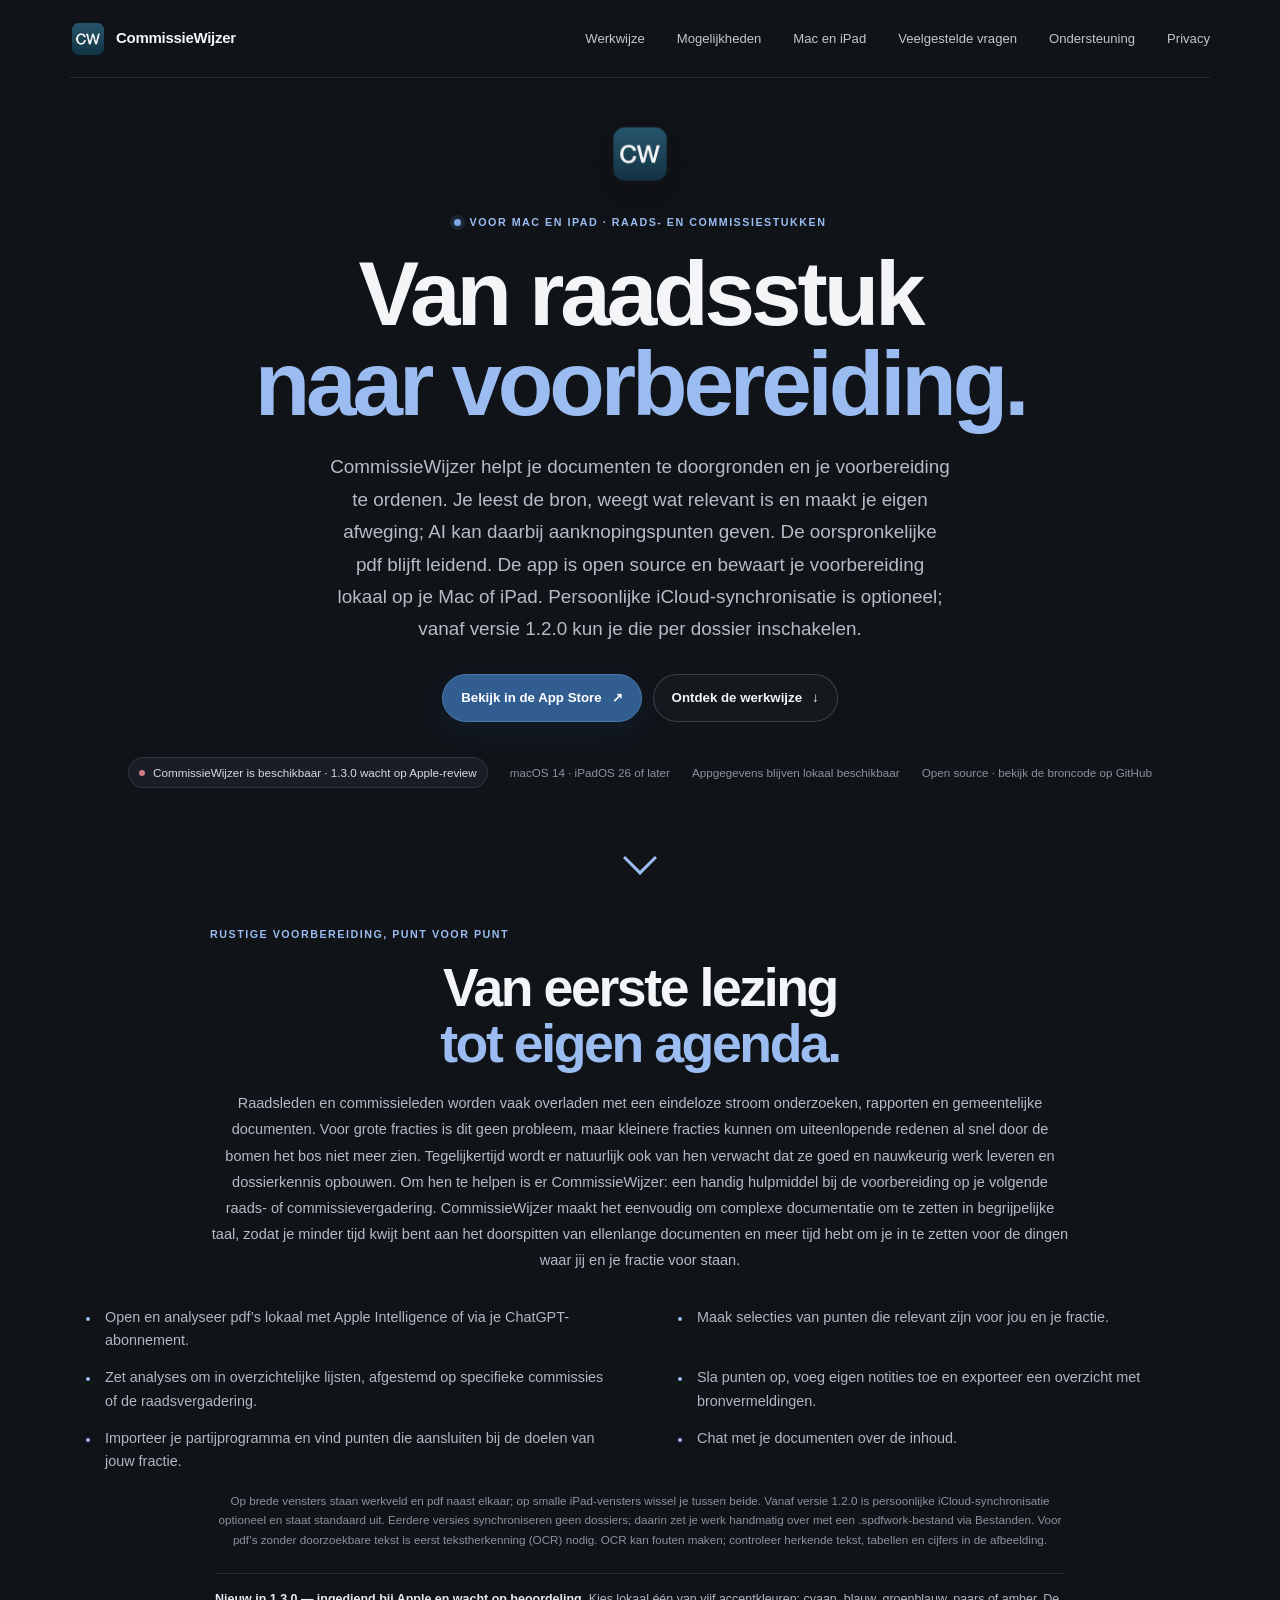
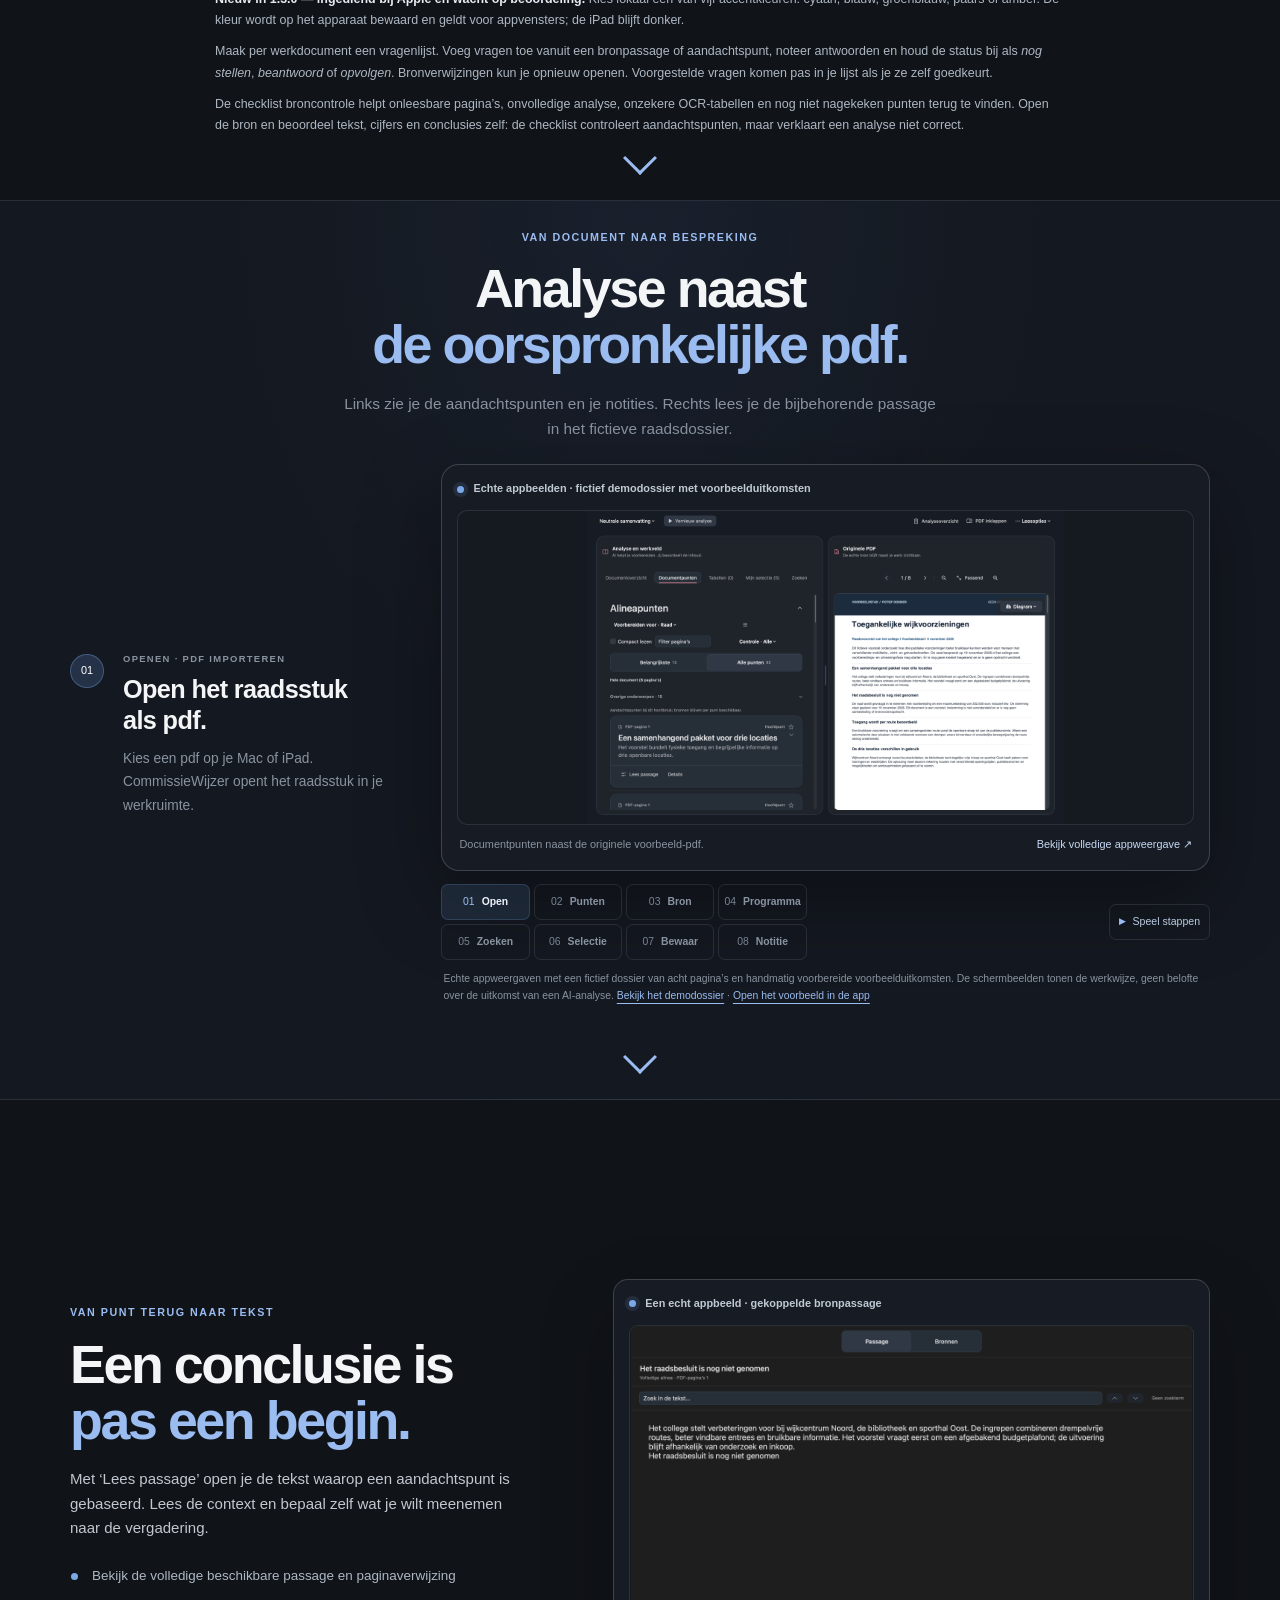
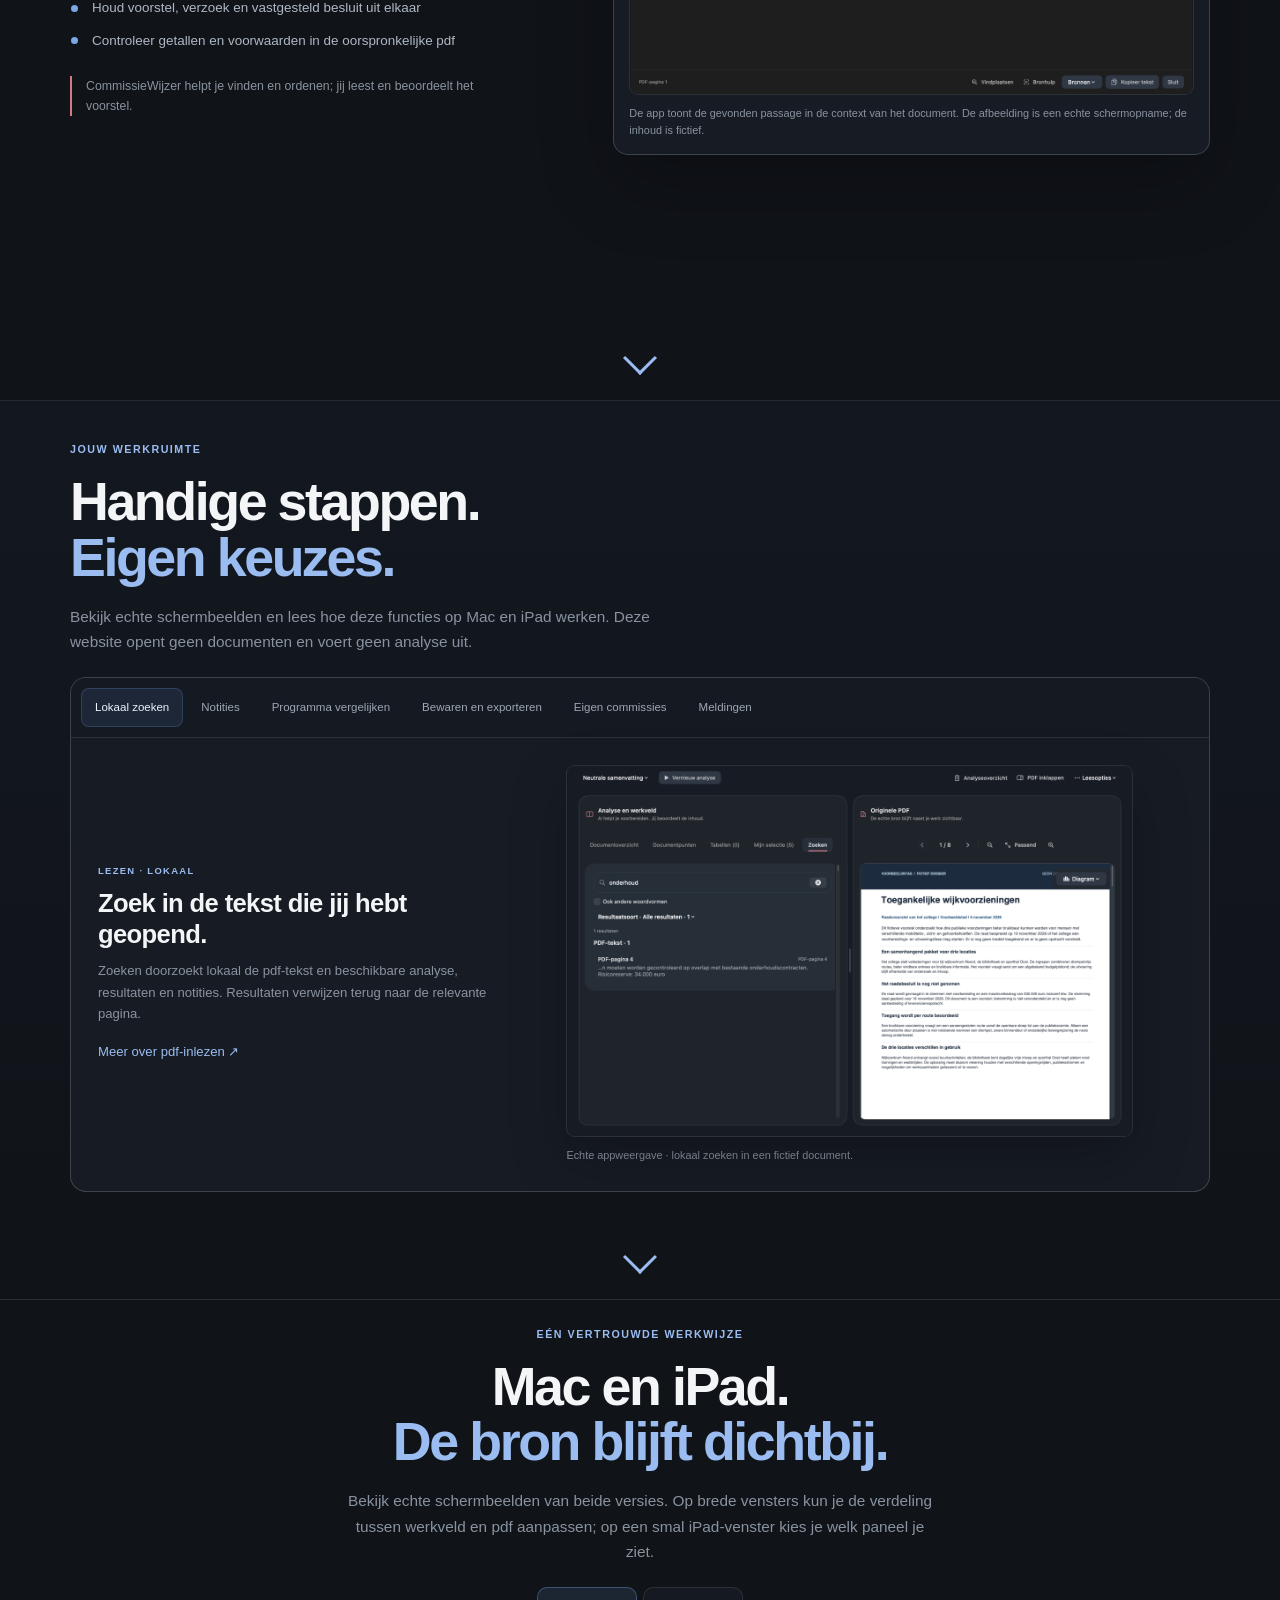
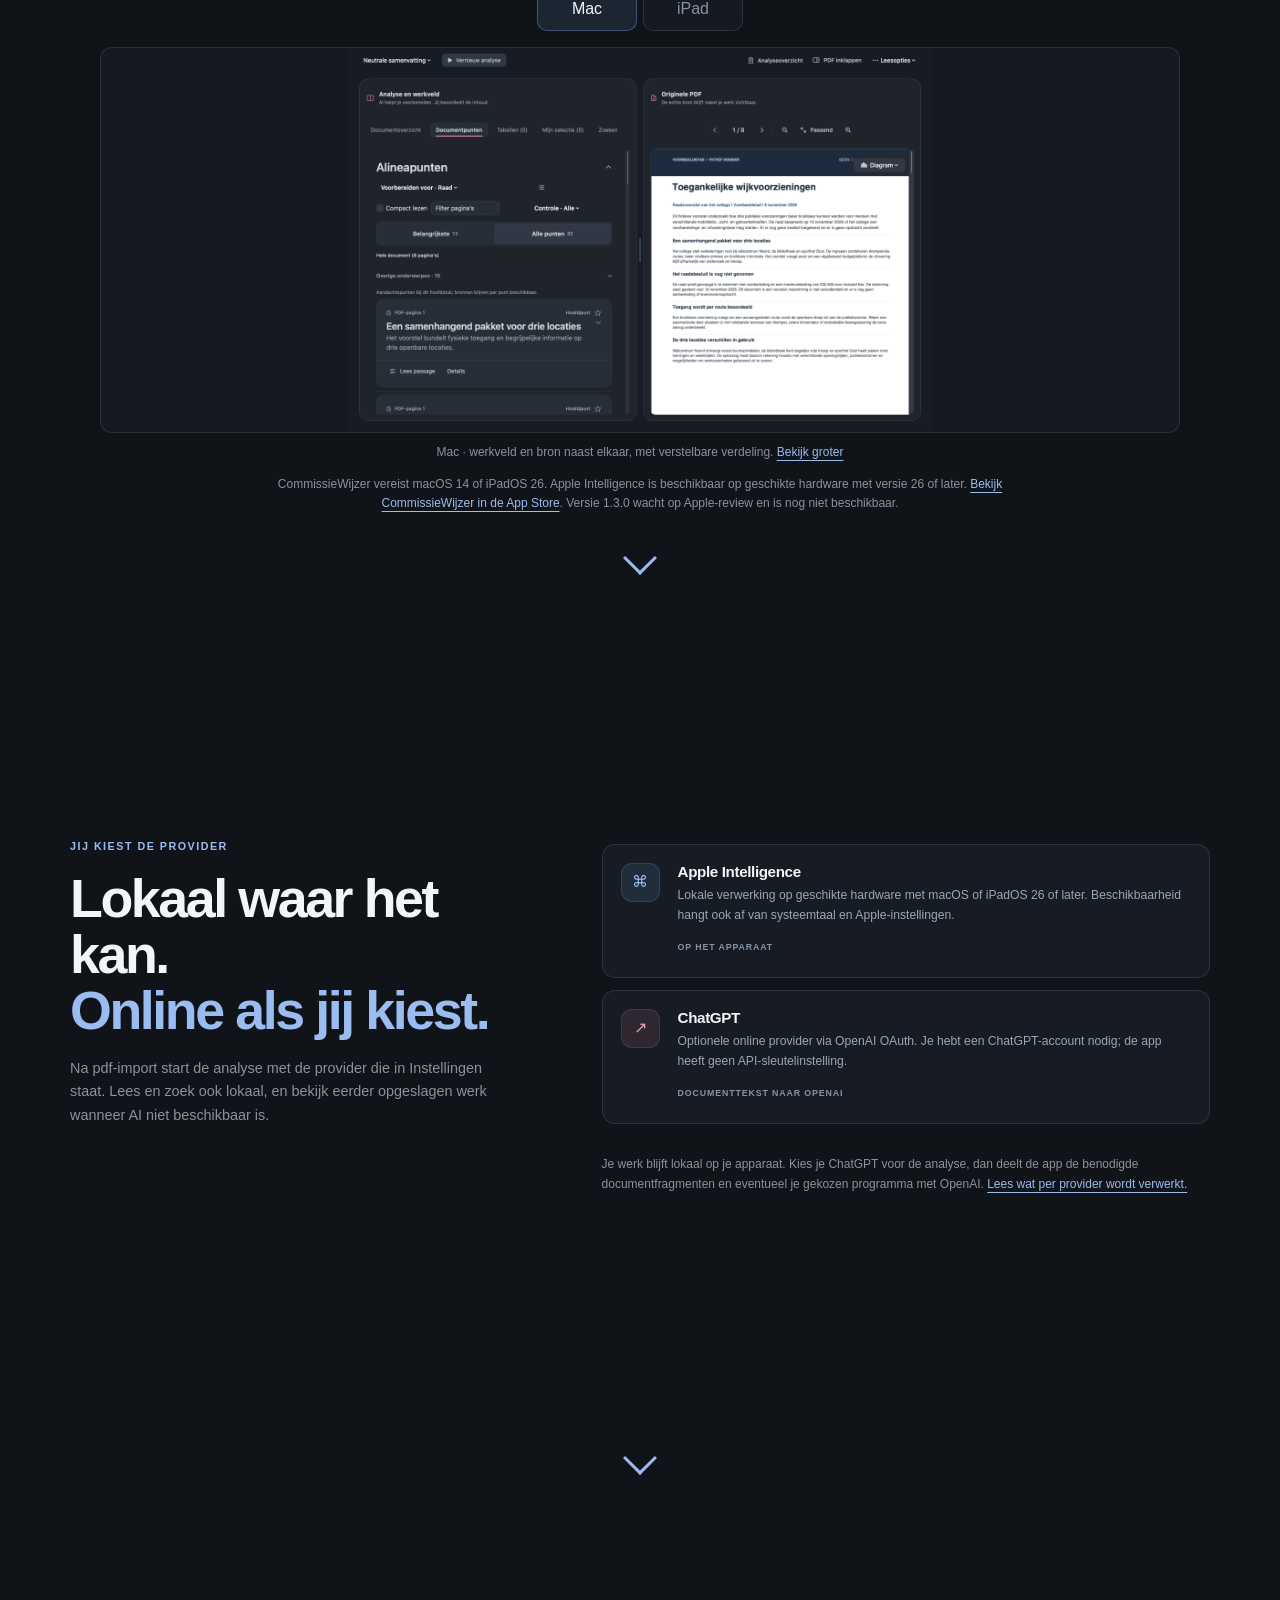
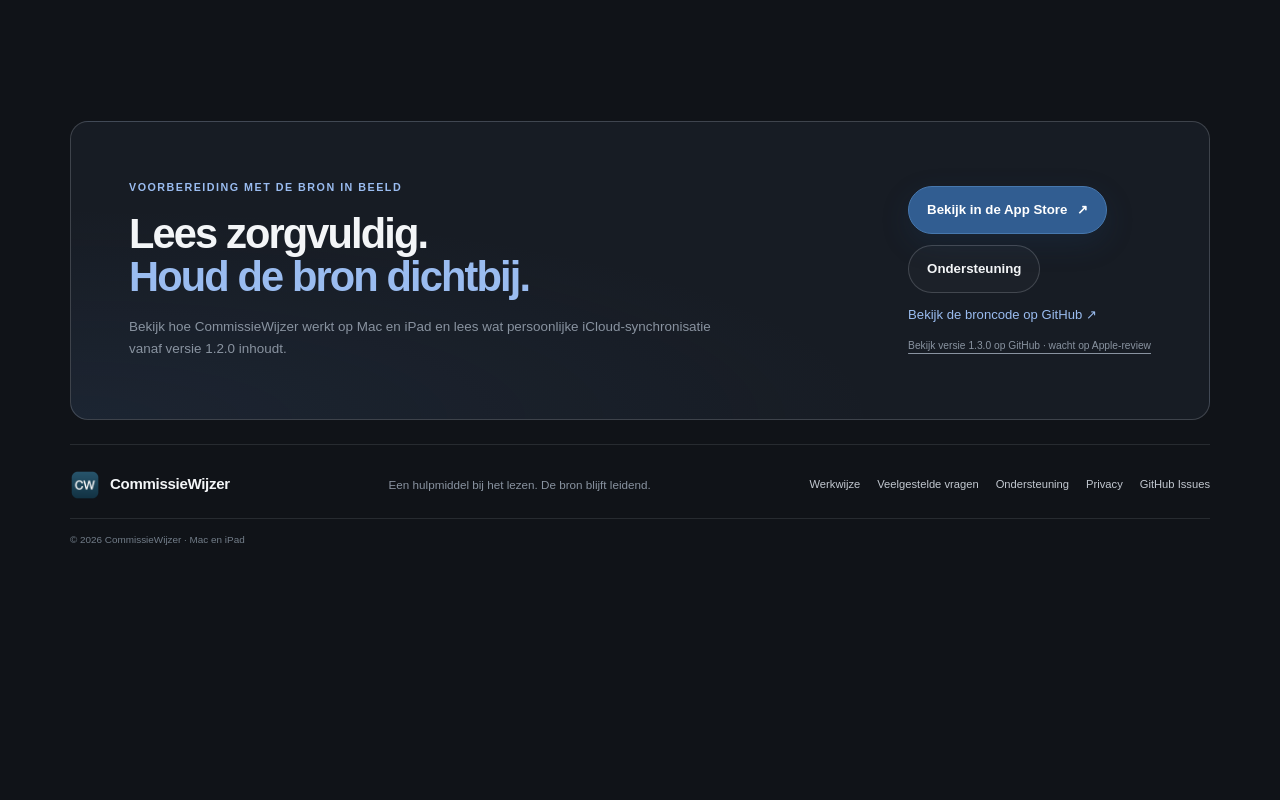
<file: index.html>
<!doctype html>
<html lang="nl">
<head>
  <meta charset="utf-8">
  <link rel="canonical" href="https://syntheticdiz.github.io/CommissieWijzer/">
  <meta name="viewport" content="width=device-width, initial-scale=1">
  <meta name="theme-color" content="#101318">
  <meta name="description" content="CommissieWijzer helpt Nederlandse raads- en commissiestukken voorbereiden met brongebonden analyse, lokaal zoeken en notities op Mac en iPad.">
  <title>CommissieWijzer — Van raadsstuk naar voorbereiding</title>
  <link rel="icon" type="image/png" href="Assets/CommissieWijzer.png">
  <link rel="stylesheet" href="styles.css">
  <link rel="stylesheet" href="home-screens.css">
  <script defer src="site.js"></script>
</head>
<body class="home-page">
  <a class="skip-link" href="#main">Ga naar inhoud</a>

  <main id="main">
    <section class="home-screen hero-screen" id="start" tabindex="-1" data-screen="1" aria-labelledby="hero-title">
      <div class="screen-body">
        <header class="site-header wrap">
          <a class="brand" href="index.html" aria-label="CommissieWijzer startpagina"><img src="Assets/CommissieWijzer.png" width="36" height="36" alt=""><span>CommissieWijzer</span></a>
          <nav class="site-nav" aria-label="Hoofdnavigatie">
            <a href="#werkwijze">Werkwijze</a><a href="#mogelijkheden">Mogelijkheden</a><a href="#platformen">Mac en iPad</a><a href="faq.html">Veelgestelde vragen</a><a href="support.html">Ondersteuning</a><a href="privacy.html">Privacy</a>
          </nav>
        </header>
          <div class="hero wrap">
            <a class="hero-mark" href="#werkwijze" aria-label="Bekijk de werkwijze"><img src="Assets/CommissieWijzer.png" width="68" height="68" alt=""></a>
            <p class="eyebrow"><span class="status-dot" aria-hidden="true"></span> Voor Mac en iPad · raads- en commissiestukken</p>
            <h1 id="hero-title">Van raadsstuk<br><span>naar voorbereiding.</span></h1>
            <p class="hero-lede">CommissieWijzer helpt je documenten te doorgronden en je voorbereiding te ordenen. Je leest de bron, weegt wat relevant is en maakt je eigen afweging; AI kan daarbij aanknopingspunten geven. De oorspronkelijke pdf blijft leidend. De app is open source en bewaart je voorbereiding lokaal op je Mac of iPad. Persoonlijke iCloud-synchronisatie is optioneel; vanaf versie 1.2.0 kun je die per dossier inschakelen.</p>
            <div class="hero-actions"><a class="button button-primary" href="https://apps.apple.com/nl/app/commissiewijzer/id6829018818">Bekijk in de App Store <span aria-hidden="true">↗</span></a><a class="button button-quiet" href="#werkwijze">Ontdek de werkwijze <span aria-hidden="true">↓</span></a></div>
            <div class="hero-meta"><span class="release-pill"><span aria-hidden="true"></span> CommissieWijzer is beschikbaar · 1.3.0 wacht op Apple-review</span><span>macOS 14 · iPadOS 26 of later</span><span>Appgegevens blijven lokaal beschikbaar</span><span><a href="https://github.com/SyntheticDiz/CommissieWijzer">Open source · bekijk de broncode op GitHub</a></span></div>
          </div>
      </div>
      <a class="screen-next" href="#inleiding" data-screen-next aria-label="Volgend scherm: inleiding"><span aria-hidden="true"></span></a>
    </section>

    <section class="home-screen intro-screen" id="inleiding" tabindex="-1" data-screen="2" aria-labelledby="intro-features-title">
      <div class="screen-body">
        <div class="intro-features wrap">
          <div class="intro-features-copy">
            <p class="eyebrow">Rustige voorbereiding, punt voor punt</p>
            <h2 id="intro-features-title">Van eerste lezing<br><span>tot eigen agenda.</span></h2>
            <p>Raadsleden en commissieleden worden vaak overladen met een eindeloze stroom onderzoeken, rapporten en gemeentelijke documenten. Voor grote fracties is dit geen probleem, maar kleinere fracties kunnen om uiteenlopende redenen al snel door de bomen het bos niet meer zien. Tegelijkertijd wordt er natuurlijk ook van hen verwacht dat ze goed en nauwkeurig werk leveren en dossierkennis opbouwen. Om hen te helpen is er CommissieWijzer: een handig hulpmiddel bij de voorbereiding op je volgende raads- of commissievergadering. CommissieWijzer maakt het eenvoudig om complexe documentatie om te zetten in begrijpelijke taal, zodat je minder tijd kwijt bent aan het doorspitten van ellenlange documenten en meer tijd hebt om je in te zetten voor de dingen waar jij en je fractie voor staan.</p>
          </div>
          <details class="intro-options" open>
            <summary>Zes mogelijkheden van CommissieWijzer</summary>
            <div class="feature-lists" aria-label="Mogelijkheden van CommissieWijzer">
              <ul class="feature-list">
                <li>Open en analyseer pdf’s lokaal met Apple Intelligence of via je ChatGPT-abonnement.</li>
                <li>Zet analyses om in overzichtelijke lijsten, afgestemd op specifieke commissies of de raadsvergadering.</li>
                <li>Importeer je partijprogramma en vind punten die aansluiten bij de doelen van jouw fractie.</li>
              </ul>
              <ul class="feature-list">
                <li>Maak selecties van punten die relevant zijn voor jou en je fractie.</li>
                <li>Sla punten op, voeg eigen notities toe en exporteer een overzicht met bronvermeldingen.</li>
                <li>Chat met je documenten over de inhoud.</li>
              </ul>
            </div>
            <p class="intro-features-note">Op brede vensters staan werkveld en pdf naast elkaar; op smalle iPad-vensters wissel je tussen beide. Vanaf versie 1.2.0 is persoonlijke iCloud-synchronisatie optioneel en staat standaard uit. Eerdere versies synchroniseren geen dossiers; daarin zet je werk handmatig over met een .spdfwork-bestand via Bestanden. Voor pdf’s zonder doorzoekbare tekst is eerst tekstherkenning (OCR) nodig. OCR kan fouten maken; controleer herkende tekst, tabellen en cijfers in de afbeelding.</p>
            <div class="release-features" aria-label="Nieuw in CommissieWijzer 1.3.0">
              <p><strong>Nieuw in 1.3.0 — ingediend bij Apple en wacht op beoordeling.</strong> Kies lokaal één van vijf accentkleuren: cyaan, blauw, groenblauw, paars of amber. De kleur wordt op het apparaat bewaard en geldt voor appvensters; de iPad blijft donker.</p>
              <p>Maak per werkdocument een vragenlijst. Voeg vragen toe vanuit een bronpassage of aandachtspunt, noteer antwoorden en houd de status bij als <em>nog stellen</em>, <em>beantwoord</em> of <em>opvolgen</em>. Bronverwijzingen kun je opnieuw openen. Voorgestelde vragen komen pas in je lijst als je ze zelf goedkeurt.</p>
              <p>De checklist broncontrole helpt onleesbare pagina’s, onvolledige analyse, onzekere OCR-tabellen en nog niet nagekeken punten terug te vinden. Open de bron en beoordeel tekst, cijfers en conclusies zelf: de checklist controleert aandachtspunten, maar verklaart een analyse niet correct.</p>
              <p>De iPad-app is al verkrijgbaar in de App Store. De update 1.3.0 voor Mac en iPad is ingediend bij Apple en wacht op beoordeling; bekijk de App Store-pagina voor beschikbaarheid per platform. <a href="https://github.com/SyntheticDiz/CommissieWijzer/releases/tag/v1.3.0">Bekijk versie 1.3.0 op GitHub</a>.</p>
            </div>
            <section class="support-status icloud-workflow" aria-label="Zo gebruik je persoonlijke iCloud-synchronisatie vanaf versie 1.2.0">
              <article><b>1 · Schakel iCloud in</b><p>Open Instellingen en zet Persoonlijke iCloud-synchronisatie aan. Dit staat standaard uit.</p></article>
              <article><b>2 · Kies een dossier</b><p>Gebruik de werkdocumentacties om dit dossier te synchroniseren. De volledige inhoud gaat mee: pdf, bewaarde analyse, selectie, notities, leespositie en bewaarde gesprekken over het document.</p></article>
              <article><b>3 · Open op je eigen apparaat</b><p>Open de iCloud-bibliotheek op je Mac of iPad met hetzelfde Apple-account. Synchronisatie werkt wanneer de app actief is en iCloud bereikbaar is. Dit is persoonlijk; delen met andere accounts kan niet. <a href="support.html#icloud">Lees alle stappen en details</a>.</p></article>
            </section>
          </details>

        </div>
      </div>
      <a class="screen-next" href="#werkwijze" data-screen-next aria-label="Volgend scherm: werkwijze"><span aria-hidden="true"></span></a>
    </section>

    <section class="home-screen demo-section" id="werkwijze" tabindex="-1" data-screen="3" aria-labelledby="demo-title">
      <div class="screen-body">
        <div class="wrap" id="voorbeeld">
          <div class="section-heading centered reveal">
            <p class="eyebrow">Van document naar bespreking</p>
            <h2 id="demo-title">Analyse naast<br><span>de oorspronkelijke pdf.</span></h2>
            <p>Links zie je de aandachtspunten en je notities. Rechts lees je de bijbehorende passage in het fictieve raadsdossier.</p>
          </div>

          <div class="demo-layout">
            <div class="story-list" role="group" aria-label="Stappen in de werkwijze">
              <article class="story-step is-current" data-story-step="0" id="stap-open">
                <span class="story-number">01</span><div><p class="eyebrow">OPENEN · PDF IMPORTEREN</p><h3>Open het raadsstuk als pdf.</h3><p>Kies een pdf op je Mac of iPad. CommissieWijzer opent het raadsstuk in je werkruimte.</p></div>
              </article>
              <article class="story-step" data-story-step="1" id="stap-aandachtspunten">
                <span class="story-number">02</span><div><p class="eyebrow">AANDACHTSPUNTEN · COMMISSIE</p><h3>Bekijk wat bij jouw commissie past.</h3><p>Verken de analyse en kies de commissie waarvoor je je voorbereidt.</p></div>
              </article>
              <article class="story-step" data-story-step="2" id="stap-bron">
                <span class="story-number">03</span><div><p class="eyebrow">BRON CONTROLEREN</p><h3>Volg een punt terug naar de bron.</h3><p>Open de gekoppelde passage. Lees de context en controleer de aandachtspunten in de oorspronkelijke pdf.</p></div>
              </article>
              <article class="story-step" data-story-step="3" id="stap-programma">
                <span class="story-number">04</span><div><p class="eyebrow">OPTIONEEL · PARTIJPROGRAMMA</p><h3>Vergelijk desgewenst met je programma.</h3><p>Importeer desgewenst je partijprogramma en onderzoek welke aandachtspunten aansluiten bij de doelen van je fractie.</p></div>
              </article>
              <article class="story-step" data-story-step="4" id="stap-zoeken">
                <span class="story-number">05</span><div><p class="eyebrow">VERDIEPEN · LOKAAL ZOEKEN</p><h3>Zoek verder in het stuk en je notities.</h3><p>Stel een vraag via de documentchat of zoek een begrip terug. Hier zie je hoe lokaal zoeken je naar de relevante pagina brengt.</p></div>
              </article>
              <article class="story-step" data-story-step="5" id="stap-selectie">
                <span class="story-number">06</span><div><p class="eyebrow">SELECTIE · EIGEN NOTITIES</p><h3>Maak je voorbereiding persoonlijk.</h3><p>Selecteer relevante punten en voeg eigen notities en vergadervragen toe.</p></div>
              </article>
              <article class="story-step" data-story-step="6" id="stap-bewaren">
                <span class="story-number">07</span><div><p class="eyebrow">BEWAREN · EXPORTEREN</p><h3>Bewaar je werk of kies een pdf-export.</h3><p>Bewaar je voorbereiding als werkdocument. Kies vervolgens de onderdelen die je met bronverwijzingen wilt exporteren.</p></div>
              </article>
              <article class="story-step" data-story-step="7" id="stap-eindresultaat">
                <span class="story-number">08</span><div><p class="eyebrow">EINDRESULTAAT · VERGADERNOTITIE</p><h3>Neem een controleerbare voorbereiding mee.</h3><p>Bekijk de echte pdf-export van het fictieve voorbeeld. Je selectie, eigen notitie en bronnen staan bij elkaar voor de vergadering.</p></div>
              </article>
            </div>

            <div class="demo-sticky">
              <figure class="app-capture reveal" aria-labelledby="capture-caption">
                <p class="capture-label"><span class="status-dot" aria-hidden="true"></span> Echte appbeelden · fictief demodossier met voorbeelduitkomsten</p>
                <div class="capture-frame" id="demo-capture-frame" data-step="0">
                  <img id="demo-capture" class="is-active" src="WebsiteAssets/v1.1.2/mac-overzicht.jpg" width="2560" height="1680" alt="Echte schermafbeelding van CommissieWijzer: documentpunten links en de fictieve voorbeeld-pdf rechts." decoding="async">
                  <img id="demo-capture-next" width="2560" height="1680" alt="" aria-hidden="true" decoding="async">
                </div>
                <figcaption id="capture-caption"><span id="demo-caption-text">Documentpunten naast de originele voorbeeld-pdf.</span><a id="full-shot-link" href="WebsiteAssets/v1.1.2/mac-overzicht.jpg" target="_blank" rel="noopener">Bekijk volledige appweergave <span aria-hidden="true">↗</span></a></figcaption>
                <noscript><p class="capture-noscript">De foto toont de echte app. De acht stappen staan in de tekst ernaast.</p></noscript>
              </figure>
              <div class="demo-controls">
                <div class="demo-progress" role="group" aria-label="Kies een appbeeld">
                  <button type="button" class="progress-step is-active" aria-label="01 Open raadsstuk of importeer pdf" title="Open raadsstuk of importeer pdf" aria-pressed="true" data-demo-step="0"><span>01</span><b>Open</b></button>
                  <button type="button" class="progress-step" aria-label="02 Bekijk aandachtspunten voor de commissie" title="Bekijk aandachtspunten voor de commissie" aria-pressed="false" data-demo-step="1"><span>02</span><b>Punten</b></button>
                  <button type="button" class="progress-step" aria-label="03 Controleer de bron" title="Controleer de bron" aria-pressed="false" data-demo-step="2"><span>03</span><b>Bron</b></button>
                  <button type="button" class="progress-step" aria-label="04 Vergelijk een partijprogramma" title="Vergelijk een partijprogramma" aria-pressed="false" data-demo-step="3"><span>04</span><b>Programma</b></button>
                  <button type="button" class="progress-step" aria-label="05 Verdiep met chat of zoeken" title="Verdiep met chat of zoeken" aria-pressed="false" data-demo-step="4"><span>05</span><b>Zoeken</b></button>
                  <button type="button" class="progress-step" aria-label="06 Maak een selectie en voeg notities toe" title="Maak een selectie en voeg notities toe" aria-pressed="false" data-demo-step="5"><span>06</span><b>Selectie</b></button>
                  <button type="button" class="progress-step" aria-label="07 Bewaar of exporteer" title="Bewaar of exporteer" aria-pressed="false" data-demo-step="6"><span>07</span><b>Bewaar</b></button>
                  <button type="button" class="progress-step" aria-label="08 Bekijk het eindresultaat: vergadernotitie" title="Bekijk het eindresultaat: vergadernotitie" aria-pressed="false" data-demo-step="7"><span>08</span><b>Notitie</b></button>
                </div>
                <button type="button" class="play-control" id="play-demo" aria-pressed="false" aria-label="Speel appbeelden automatisch af"><span aria-hidden="true">▶</span><span class="play-label">Speel stappen</span></button>
              </div>
              <p class="demo-disclaimer">Echte appweergaven met een fictief dossier van acht pagina’s en handmatig voorbereide voorbeelduitkomsten. De schermbeelden tonen de werkwijze, geen belofte over de uitkomst van een AI-analyse. <a href="WebsiteAssets/v1.1.2/voorbeelddossier.pdf" target="_blank" rel="noopener">Bekijk het demodossier</a> · <a href="WebsiteAssets/v1.1.2/voorbeelddossier.spdfwork" download>Open het voorbeeld in de app</a></p>
            </div>
          </div>
        </div>
      </div>
      <a class="screen-next" href="#bron" data-screen-next aria-label="Volgend scherm: bronpassage"><span aria-hidden="true"></span></a>
    </section>

    <section class="home-screen source-section section-pad" id="bron" tabindex="-1" data-screen="4" aria-labelledby="source-title">
      <div class="screen-body">
        <div class="wrap source-layout">
          <div class="source-copy">
            <p class="eyebrow">Van punt terug naar tekst</p>
            <h2 id="source-title">Een conclusie is<br><span>pas een begin.</span></h2>
            <p>Met ‘Lees passage’ open je de tekst waarop een aandachtspunt is gebaseerd. Lees de context en bepaal zelf wat je wilt meenemen naar de vergadering.</p>
            <ul class="plain-list"><li>Bekijk de volledige beschikbare passage en paginaverwijzing</li><li>Houd voorstel, verzoek en vastgesteld besluit uit elkaar</li><li>Controleer getallen en voorwaarden in de oorspronkelijke pdf</li></ul>
            <p class="quiet-note">CommissieWijzer helpt je vinden en ordenen; jij leest en beoordeelt het voorstel.</p>
          </div>
          <figure class="source-visual reveal">
            <p class="capture-label"><span class="status-dot" aria-hidden="true"></span> Een echt appbeeld · gekoppelde bronpassage</p>
            <a class="source-capture-link" id="source-full-shot-link" href="WebsiteAssets/v1.1.2/mac-bronpassage.jpg" target="_blank" rel="noopener" aria-label="Bekijk volledige appweergave met bronpassage">
              <img id="source-capture" src="WebsiteAssets/v1.1.2/mac-bronpassage.jpg" width="2560" height="1680" alt="Echte schermafbeelding van CommissieWijzer met de gevonden bronpassage uit het fictieve raadsvoorstel.">
            </a>
            <figcaption>De app toont de gevonden passage in de context van het document. De afbeelding is een echte schermopname; de inhoud is fictief.</figcaption>
          </figure>
        </div>
      </div>
      <a class="screen-next" href="#mogelijkheden" data-screen-next aria-label="Volgend scherm: mogelijkheden"><span aria-hidden="true"></span></a>
    </section>

    <section class="home-screen feature-section section-pad" id="mogelijkheden" tabindex="-1" data-screen="5" aria-labelledby="features-title">
      <div class="screen-body">
        <div class="wrap">
          <div class="section-heading feature-heading reveal"><p class="eyebrow">Jouw werkruimte</p><h2 id="features-title">Handige stappen.<br><span>Eigen keuzes.</span></h2><p>Bekijk echte schermbeelden en lees hoe deze functies op Mac en iPad werken. Deze website opent geen documenten en voert geen analyse uit.</p></div>
          <div class="feature-explorer">
            <div class="feature-tabs" role="tablist" aria-label="Ontdek mogelijkheden">
              <button type="button" role="tab" id="feature-tab-search" aria-selected="true" aria-controls="feature-panel" tabindex="0" data-feature="search">Lokaal zoeken</button>
              <button type="button" role="tab" id="feature-tab-notes" aria-selected="false" aria-controls="feature-panel" tabindex="-1" data-feature="notes">Notities</button>
              <button type="button" role="tab" id="feature-tab-program" aria-selected="false" aria-controls="feature-panel" tabindex="-1" data-feature="program">Programma vergelijken</button>
              <button type="button" role="tab" id="feature-tab-export" aria-selected="false" aria-controls="feature-panel" tabindex="-1" data-feature="export">Bewaren en exporteren</button>
              <button type="button" role="tab" id="feature-tab-committees" aria-selected="false" aria-controls="feature-panel" tabindex="-1" data-feature="committees">Eigen commissies</button>
              <button type="button" role="tab" id="feature-tab-notifications" aria-selected="false" aria-controls="feature-panel" tabindex="-1" data-feature="notifications">Meldingen</button>
            </div>
            <div class="feature-panel" id="feature-panel" role="tabpanel" aria-labelledby="feature-tab-search" tabindex="0">
              <div class="feature-description"><span class="eyebrow" id="feature-kicker">LEZEN · LOKAAL</span><h3 id="feature-title">Zoek in de tekst die jij hebt geopend.</h3><p id="feature-copy">Zoeken doorzoekt lokaal de pdf-tekst en beschikbare analyse, resultaten en notities. Resultaten verwijzen terug naar de relevante pagina.</p><a class="text-link" id="feature-link" href="support.html#scan">Meer over pdf-inlezen <span aria-hidden="true">↗</span></a></div>
              <figure class="feature-capture">
                <a id="feature-full-shot-link" href="WebsiteAssets/v1.1.2/mac-zoeken.jpg" target="_blank" rel="noopener" aria-label="Bekijk volledige appweergave">
                  <img id="feature-capture" class="is-active" src="WebsiteAssets/v1.1.2/mac-zoeken.jpg" width="2560" height="1680" alt="Echte schermafbeelding van CommissieWijzer met lokale zoekresultaten in een fictief document.">
                  <img id="feature-capture-next" width="2560" height="1680" alt="" aria-hidden="true">
                </a>
                <figcaption id="feature-caption">Echte appweergave · lokaal zoeken in een fictief document.</figcaption>
              </figure>
            </div>
          </div>
          <noscript class="nojs-feature-list">
            <section><h3>Lokaal zoeken</h3><p>Zoek in pdf-tekst, resultaten en eigen notities; de zoekopdracht blijft lokaal.</p></section>
            <section><h3>Notities</h3><p>Voeg eigen vragen en geselecteerde passages toe aan je voorbereiding en werkdocument.</p></section>
            <section><h3>Programma vergelijken</h3><p>Vergelijk desgewenst met een programma dat je zelf kiest; de neutrale samenvatting gebruikt dat kader niet.</p></section>
            <section><h3>Bewaren en exporteren</h3><p>Bewaar een werkdocument lokaal op Mac of iPad, draag het handmatig over via Bestanden, of kies vanaf versie 1.2.0 per dossier voor persoonlijke iCloud-synchronisatie.</p></section>
            <section><h3>Eigen commissies</h3><p>Stel lokaal commissienamen, onderwerpen en aanvullende aandachtspunten in. Bestaand werk blijft behouden.</p></section>
            <section><h3>Meldingen</h3><p>Kies of je een systeemmelding ontvangt wanneer een analyse klaar is. De melding bevat geen documentnaam.</p></section>
          </noscript>
        </div>
      </div>
      <a class="screen-next" href="#platformen" data-screen-next aria-label="Volgend scherm: Mac en iPad"><span aria-hidden="true"></span></a>
    </section>

    <section class="home-screen platform-section section-pad" id="platformen" tabindex="-1" data-screen="6" aria-labelledby="platform-title">
      <div class="screen-body">
        <div class="wrap">
          <div class="section-heading centered reveal"><p class="eyebrow">Eén vertrouwde werkwijze</p><h2 id="platform-title">Mac en iPad.<br><span>De bron blijft dichtbij.</span></h2><p>Bekijk echte schermbeelden van beide versies. Op brede vensters kun je de verdeling tussen werkveld en pdf aanpassen; op een smal iPad-venster kies je welk paneel je ziet.</p></div>
          <div class="platform-showcase" data-platform-showcase>
            <div class="platform-switch" role="tablist" aria-label="Kies platform">
              <button type="button" role="tab" id="platform-tab-mac" aria-selected="true" aria-controls="platform-panel" data-platform="mac">Mac</button>
              <button type="button" role="tab" id="platform-tab-ipad" aria-selected="false" aria-controls="platform-panel" data-platform="ipad">iPad</button>
            </div>
            <div class="platform-panel" id="platform-panel" role="tabpanel" aria-labelledby="platform-tab-mac">
              <figure class="platform-shot is-active" data-platform-shot="mac"><img src="WebsiteAssets/v1.1.2/mac-overzicht.jpg" width="2560" height="1680" alt="Echte schermafbeelding van CommissieWijzer op Mac met werkveld en oorspronkelijke pdf naast elkaar."><figcaption>Mac · werkveld en bron naast elkaar, met verstelbare verdeling. <a href="WebsiteAssets/v1.1.2/mac-overzicht.jpg" target="_blank" rel="noopener">Bekijk groter</a></figcaption></figure>
              <figure class="platform-shot" data-platform-shot="ipad" hidden><div class="ipad-shot-pair"><img src="WebsiteAssets/v1.1.2/ipad-landscape.png" width="2048" height="1536" alt="Echte schermafbeelding van CommissieWijzer op iPad in liggende stand met werkveld en oorspronkelijke pdf."><img src="WebsiteAssets/v1.1.2/ipad-portrait.png" width="1536" height="2048" alt="Echte schermafbeelding van CommissieWijzer op iPad in staande stand."></div><figcaption>iPad · breed naast elkaar, smal met een keuze tussen werkveld en pdf. <a href="WebsiteAssets/v1.1.2/ipad-landscape.png" target="_blank" rel="noopener">Liggend bekijken</a> · <a href="WebsiteAssets/v1.1.2/ipad-portrait.png" target="_blank" rel="noopener">Staand bekijken</a></figcaption></figure>
            </div>
          </div>
          <p class="platform-note">CommissieWijzer vereist macOS 14 of iPadOS 26. Apple Intelligence is beschikbaar op geschikte hardware met versie 26 of later. <a href="https://apps.apple.com/nl/app/commissiewijzer/id6829018818">Bekijk CommissieWijzer in de App Store</a>. Versie 1.3.0 wacht op Apple-review en is nog niet beschikbaar.</p>
        </div>
      </div>
      <a class="screen-next" href="#providers" data-screen-next aria-label="Volgend scherm: providerkeuze"><span aria-hidden="true"></span></a>
    </section>

    <section class="home-screen provider-section section-pad" id="providers" tabindex="-1" data-screen="7" aria-labelledby="provider-title">
      <div class="screen-body">
        <div class="wrap provider-layout">
          <div><p class="eyebrow">Jij kiest de provider</p><h2 id="provider-title">Lokaal waar het kan.<br><span>Online als jij kiest.</span></h2><p class="provider-lede">Na pdf-import start de analyse met de provider die in Instellingen staat. Lees en zoek ook lokaal, en bekijk eerder opgeslagen werk wanneer AI niet beschikbaar is.</p></div>
          <div class="provider-options">
            <article class="provider-option"><span class="provider-icon" aria-hidden="true">⌘</span><div><h3>Apple Intelligence</h3><p>Lokale verwerking op geschikte hardware met macOS of iPadOS 26 of later. Beschikbaarheid hangt ook af van systeemtaal en Apple-instellingen.</p><span class="provider-tag">OP HET APPARAAT</span></div></article>
            <article class="provider-option"><span class="provider-icon provider-icon-online" aria-hidden="true">↗</span><div><h3>ChatGPT</h3><p>Optionele online provider via OpenAI OAuth. Je hebt een ChatGPT-account nodig; de app heeft geen API-sleutelinstelling.</p><span class="provider-tag">DOCUMENTTEKST NAAR OPENAI</span></div></article>
          </div>
          <p class="provider-disclosure">Je werk blijft lokaal op je apparaat. Kies je ChatGPT voor de analyse, dan deelt de app de benodigde documentfragmenten en eventueel je gekozen programma met OpenAI. <a href="privacy.html">Lees wat per provider wordt verwerkt.</a></p>
        </div>
      </div>
      <a class="screen-next" href="#afronding" data-screen-next aria-label="Volgend scherm: afronding"><span aria-hidden="true"></span></a>
    </section>

    <section class="home-screen closing-section section-pad" id="afronding" tabindex="-1" data-screen="8" aria-labelledby="closing-title">
      <div class="screen-body">
        <div class="wrap closing-card"><div><p class="eyebrow">Voorbereiding met de bron in beeld</p><h2 id="closing-title">Lees zorgvuldig.<br><span>Houd de bron dichtbij.</span></h2><p>Bekijk hoe CommissieWijzer werkt op Mac en iPad en lees wat persoonlijke iCloud-synchronisatie vanaf versie 1.2.0 inhoudt.</p></div><div class="closing-actions"><a class="button button-primary" href="https://apps.apple.com/nl/app/commissiewijzer/id6829018818">Bekijk in de App Store <span aria-hidden="true">↗</span></a><a class="button button-quiet" href="support.html">Ondersteuning</a><a class="text-link" href="https://github.com/SyntheticDiz/CommissieWijzer">Bekijk de broncode op GitHub <span aria-hidden="true">↗</span></a><a class="release-note" href="https://github.com/SyntheticDiz/CommissieWijzer/releases/tag/v1.3.0">Bekijk versie 1.3.0 op GitHub · wacht op Apple-review</a></div></div>
        <footer class="site-footer wrap"><a class="brand" href="index.html"><img src="Assets/CommissieWijzer.png" width="30" height="30" alt=""><span>CommissieWijzer</span></a><p>Een hulpmiddel bij het lezen. De bron blijft leidend.</p><nav aria-label="Voettekst"><a href="#werkwijze">Werkwijze</a><a href="faq.html">Veelgestelde vragen</a><a href="support.html">Ondersteuning</a><a href="privacy.html">Privacy</a><a href="https://github.com/SyntheticDiz/CommissieWijzer/issues">GitHub Issues</a></nav><small>© 2026 CommissieWijzer · Mac en iPad</small></footer>
      </div>
    </section>
  </main>
</body>
</html>
</file>
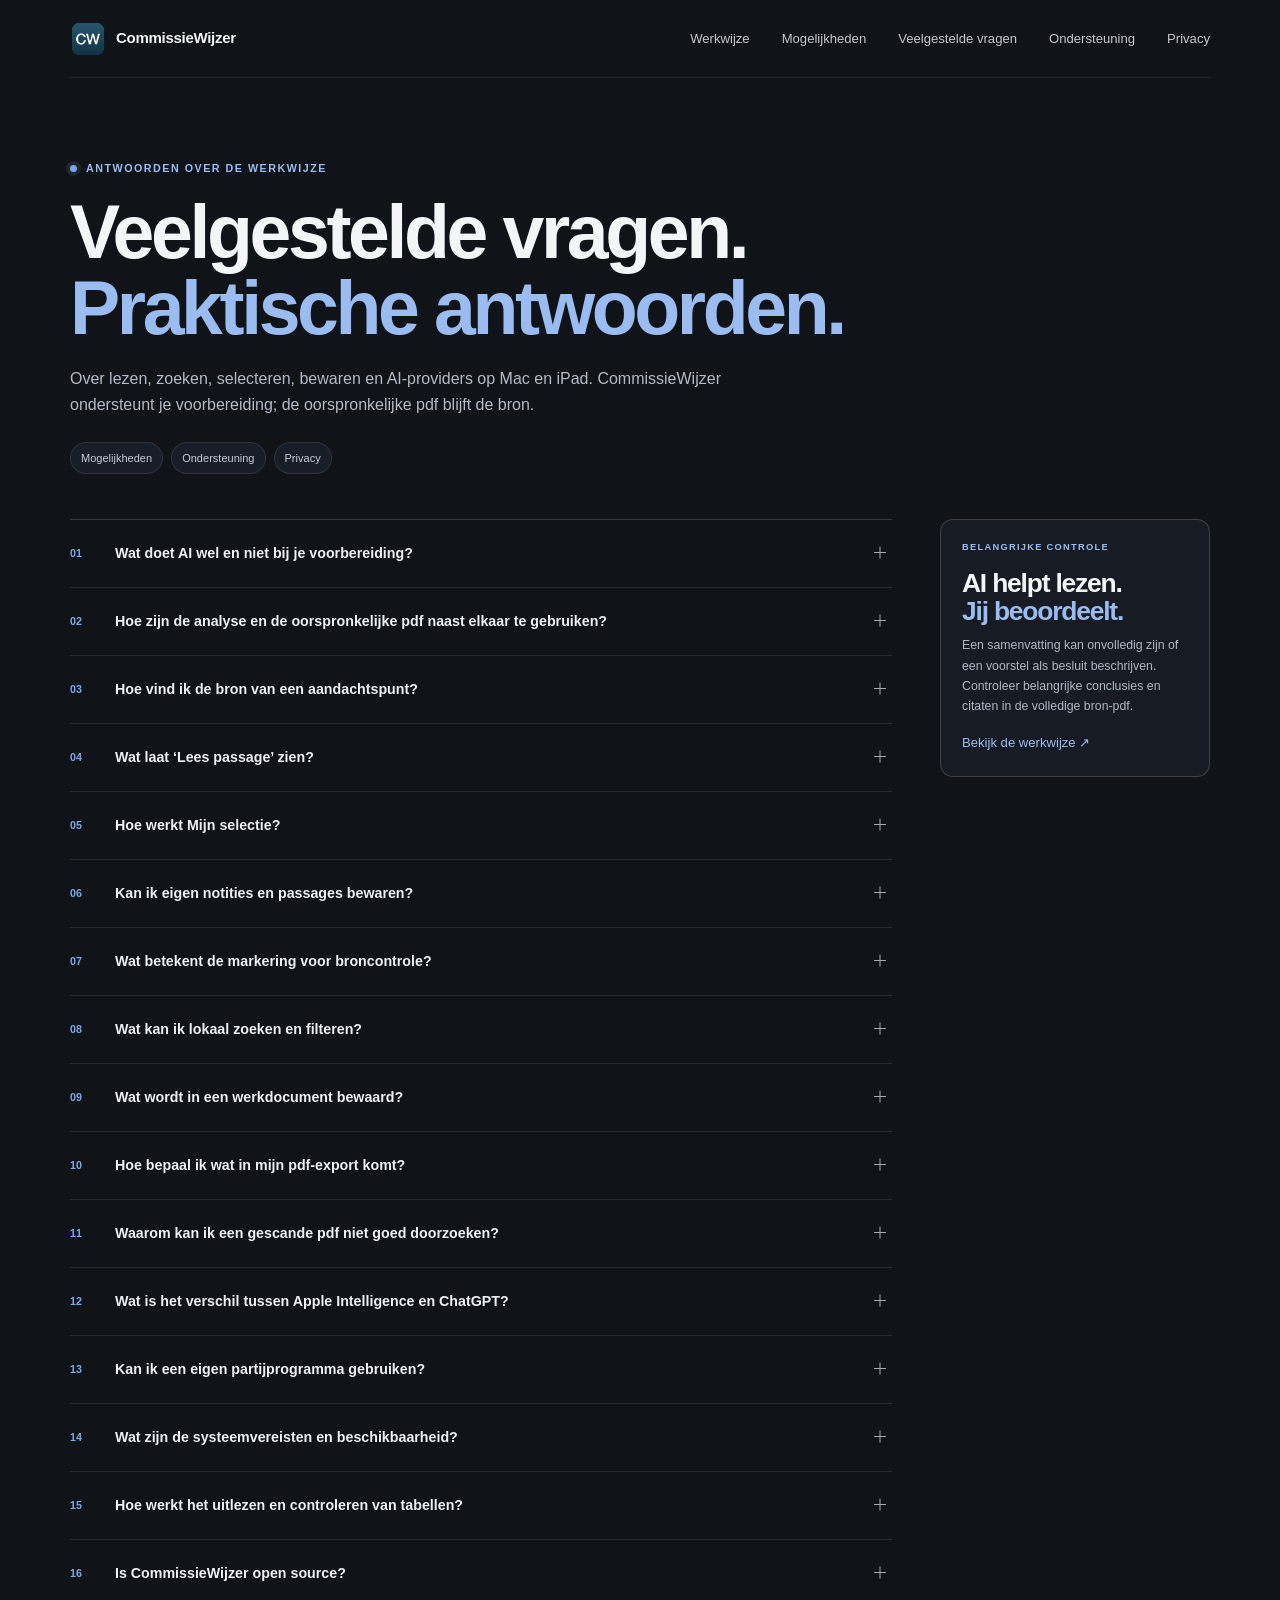
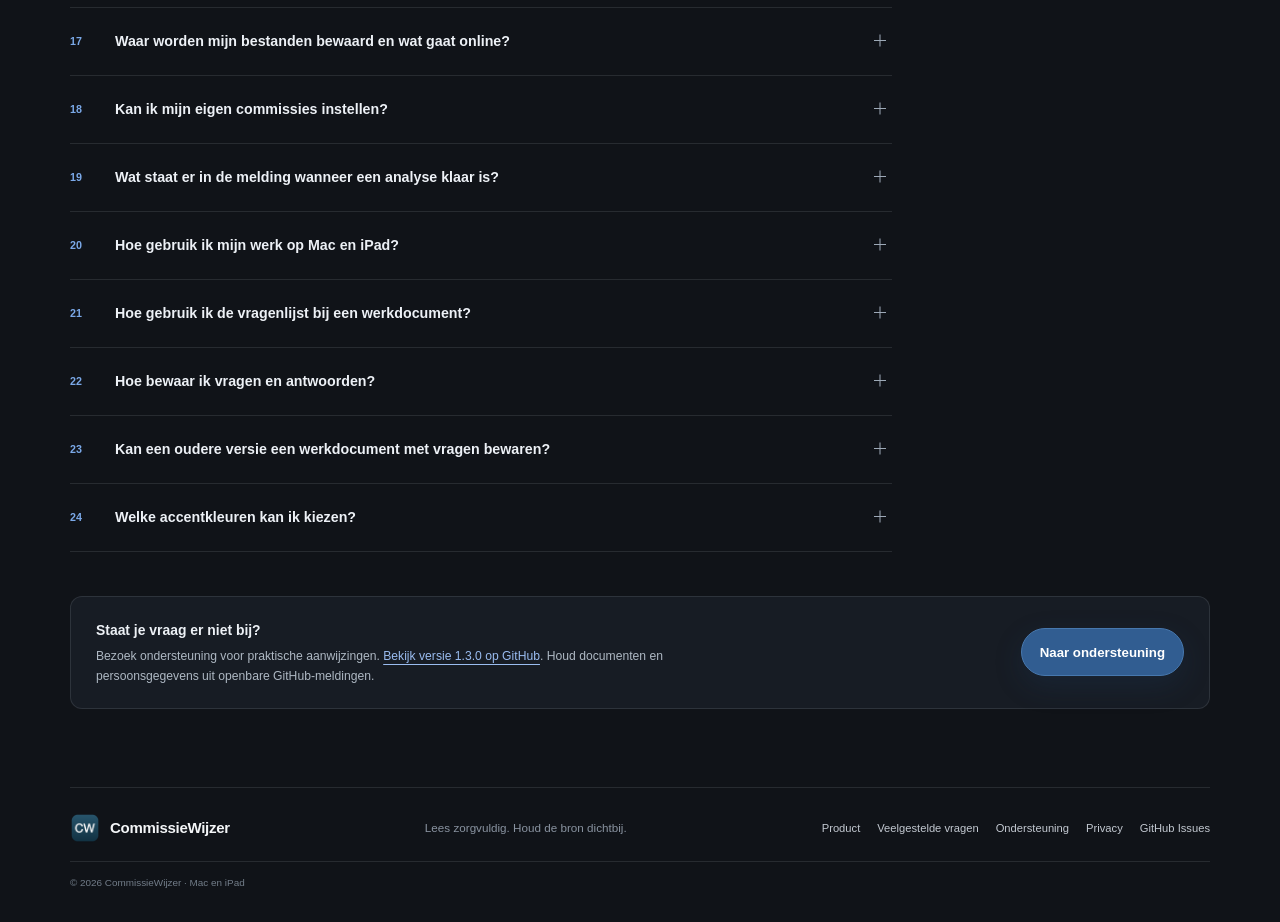
<file: faq.html>
<!doctype html>
<html lang="nl">
<head>
  <meta charset="utf-8">
  <link rel="canonical" href="https://syntheticdiz.github.io/CommissieWijzer/faq.html">
  <meta name="viewport" content="width=device-width, initial-scale=1">
  <meta name="theme-color" content="#101318">
  <meta name="description" content="Veelgestelde vragen over bronpassages, selecties, notities, lokale zoekopdrachten, werkdocumenten, pdf-export en AI in CommissieWijzer.">
  <title>Veelgestelde vragen — CommissieWijzer</title>
  <link rel="icon" type="image/png" href="Assets/CommissieWijzer.png">
  <link rel="stylesheet" href="styles.css">
  <script defer src="site.js"></script>
</head>
<body>
  <a class="skip-link" href="#main">Ga naar inhoud</a>
  <header class="site-header wrap">
    <a class="brand" href="index.html" aria-label="CommissieWijzer startpagina"><img src="Assets/CommissieWijzer.png" width="38" height="38" alt=""><span>CommissieWijzer</span></a>
    <nav class="site-nav" aria-label="Hoofdnavigatie"><a href="index.html#werkwijze">Werkwijze</a><a href="index.html#mogelijkheden">Mogelijkheden</a><a href="faq.html" aria-current="page">Veelgestelde vragen</a><a href="support.html">Ondersteuning</a><a href="privacy.html">Privacy</a></nav>
  </header>
  <main id="main" class="wrap page-main">
    <section class="page-intro reveal">
      <p class="eyebrow"><span class="status-dot" aria-hidden="true"></span> ANTWOORDEN OVER DE WERKWIJZE</p>
      <h1>Veelgestelde vragen.<br><span>Praktische antwoorden.</span></h1>
      <p class="page-lede">Over lezen, zoeken, selecteren, bewaren en AI-providers op Mac en iPad. CommissieWijzer ondersteunt je voorbereiding; de oorspronkelijke pdf blijft de bron.</p>
      <nav class="page-kicker" aria-label="Veelgelezen pagina’s"><a href="index.html#mogelijkheden">Mogelijkheden</a><a href="support.html">Ondersteuning</a><a href="privacy.html">Privacy</a></nav>
    </section>

    <section class="faq-page-layout" aria-label="Veelgestelde vragen en antwoorden">
      <div class="faq-list">
        <details class="faq-item"><summary><span class="faq-number">01</span><span>Wat doet AI wel en niet bij je voorbereiding?</span><span class="summary-plus" aria-hidden="true"></span></summary><div class="faq-answer"><p>AI kan documenttekst samenvatten en mogelijke aandachtspunten helpen vinden. CommissieWijzer zet die informatie bij elkaar zodat je er verder mee kunt werken. Het systeem kent jouw afwegingen en lokale context niet en beslist niet wat jouw fractie belangrijk vindt. Lees de bron, weeg zelf wat relevant is en bepaal hoe je het bespreekt.</p></div></details>
        <details class="faq-item"><summary><span class="faq-number">02</span><span>Hoe zijn de analyse en de oorspronkelijke pdf naast elkaar te gebruiken?</span><span class="summary-plus" aria-hidden="true"></span></summary><div class="faq-answer"><p>In de werkruimte staan de analyse en je werkveld met punten, selectie en notities links; rechts staat de oorspronkelijke pdf. Zo kun je een punt met het document vergelijken. De pdf-kolom kun je verbergen wanneer je meer ruimte voor de analyse wilt. Gebruik ‘Lees passage’ om de gekoppelde tekst in een aparte leesweergave te openen en de formulering zelf te wegen.</p></div></details>
        <details class="faq-item"><summary><span class="faq-number">03</span><span>Hoe vind ik de bron van een aandachtspunt?</span><span class="summary-plus" aria-hidden="true"></span></summary><div class="faq-answer"><p>Open de bronactie bij een punt om naar de bijbehorende pagina en passage in de pdf te gaan. Lees ook de omliggende tekst. Een citaat helpt je tekst terug te vinden, maar bewijst niet dat de uitleg klopt. Controleer zelf bedragen, voorwaarden en of iets is voorgesteld of al besloten.</p></div></details>
        <details class="faq-item"><summary><span class="faq-number">04</span><span>Wat laat ‘Lees passage’ zien?</span><span class="summary-plus" aria-hidden="true"></span></summary><div class="faq-answer"><p>De knop ‘Lees passage’ opent een gevonden brontekst in de context van het document. Je kunt binnen de passage zoeken om een term of formulering terug te vinden. De passage is een leeshulp; raadpleeg zo nodig de volledige pagina in de pdf om de context te controleren.</p></div></details>
        <details class="faq-item"><summary><span class="faq-number">05</span><span>Hoe werkt Mijn selectie?</span><span class="summary-plus" aria-hidden="true"></span></summary><div class="faq-answer"><p>Markeer punten die je wilt meenemen. In Mijn selectie kun je de volgorde aanpassen en per punt een vergaderstatus kiezen: Bespreken, Vraag stellen of Afgehandeld. De selectie en status zijn bedoeld om jouw voorbereiding te ordenen; ze veranderen het oorspronkelijke document niet.</p></div></details>
        <details class="faq-item"><summary><span class="faq-number">06</span><span>Kan ik eigen notities en passages bewaren?</span><span class="summary-plus" aria-hidden="true"></span></summary><div class="faq-answer"><p>Ja. Voeg een notitie toe bij een punt en neem zelfgekozen passages op in je voorbereiding. De notitie is jouw eigen aantekening en wordt niet als tekst uit de pdf gepresenteerd. Bewaar je werkdocument lokaal op een plek die je zelf kiest.</p></div></details>
        <details class="faq-item"><summary><span class="faq-number">07</span><span>Wat betekent de markering voor broncontrole?</span><span class="summary-plus" aria-hidden="true"></span></summary><div class="faq-answer"><p>De markering legt jouw eigen beoordeling vast dat je een punt aan de bron hebt gecontroleerd. Het is geen automatische kwaliteitsgarantie. Als de AI-uitleg van het punt verandert, controleer dan de bijgewerkte uitleg opnieuw in de pdf.</p></div></details>
        <details class="faq-item"><summary><span class="faq-number">08</span><span>Wat kan ik lokaal zoeken en filteren?</span><span class="summary-plus" aria-hidden="true"></span></summary><div class="faq-answer"><p>Zoeken doorzoekt lokaal de tekst van de geopende pdf, beschikbare resultaten, titels en eigen notities. Een resultaat kan je terugbrengen naar een punt of pagina. Je kunt punten ook op pagina en broncontrole filteren en de leesweergave compacter maken. Deze zoekfuncties werken zonder AI-provider of internet, zolang de benodigde tekst al beschikbaar is.</p></div></details>
        <details class="faq-item"><summary><span class="faq-number">09</span><span>Wat wordt in een werkdocument bewaard?</span><span class="summary-plus" aria-hidden="true"></span></summary><div class="faq-answer"><p>Een werkdocument met extensie <code>.spdfwork</code> kan de pdf, beschikbare analyses, notities, selectie, leespositie en opgeslagen weergavekeuzes bevatten. Je kiest waar je het bestand bewaart. Openen van een bestaand werkdocument start geen nieuwe AI-analyse; eerder opgeslagen resultaten kunnen lokaal worden bekeken.</p></div></details>
        <details class="faq-item"><summary><span class="faq-number">10</span><span>Hoe bepaal ik wat in mijn pdf-export komt?</span><span class="summary-plus" aria-hidden="true"></span></summary><div class="faq-answer"><p>Kies in de exportinstellingen het bereik, zoals het hele document, Mijn selectie of een commissie, en selecteer daarna de onderdelen die je wilt opnemen. Afhankelijk van je keuzes kan de export samenvatting, punten, notities en bronpassages bevatten. Bekijk de voorvertoning en controleer inhoud, paginavolgorde en ontvangers voordat je de pdf deelt.</p></div></details>
        <details class="faq-item"><summary><span class="faq-number">11</span><span>Waarom kan ik een gescande pdf niet goed doorzoeken?</span><span class="summary-plus" aria-hidden="true"></span></summary><div class="faq-answer"><p>Een scan bestaat soms alleen uit afbeeldingen. CommissieWijzer heeft een leesbare tekstlaag nodig voor zoeken en bronpassages. Laat zo’n pdf eerst met OCR (tekstherkenning) verwerken. OCR kan letters, cijfers, tabellen en mintekens verkeerd herkennen; controleer de herkende tekst in het documentbeeld.</p></div></details>
        <details class="faq-item"><summary><span class="faq-number">12</span><span>Wat is het verschil tussen Apple Intelligence en ChatGPT?</span><span class="summary-plus" aria-hidden="true"></span></summary><div class="faq-answer"><p>Apple Intelligence verwerkt analyse lokaal op geschikte Macs en iPads met systeemversie 26 of later en geschikte hardware; beschikbaarheid hangt ook af van Apple-instellingen en systeemtaal. ChatGPT is een optionele online provider waarvoor je via OpenAI OAuth met je account aanmeldt. De app heeft geen API-sleutelinstelling. Als je ChatGPT kiest, gaan benodigde documentfragmenten voor de gekozen taak naar OpenAI; bij programmavergelijking kan ook het geselecteerde programma meegaan. De app leest geen ChatGPT-gesprekken. Zie het <a href="privacy.html">privacybeleid</a> voor details.</p></div></details>
        <details class="faq-item"><summary><span class="faq-number">13</span><span>Kan ik een eigen partijprogramma gebruiken?</span><span class="summary-plus" aria-hidden="true"></span></summary><div class="faq-answer"><p>Programma vergelijken is optioneel. Je kiest zelf een programma-pdf met leesbare tekst. De vergelijking zoekt naar mogelijke overeenkomsten en spanningen; selectie op tekst kan indirecte verbanden missen. Het gekozen programma wordt lokaal bewaard. Voor een nieuwe AI-analyse met vergelijking moet je dat programma selecteren; de neutrale samenvatting gebruikt het programma niet als kader.</p></div></details>
        <details class="faq-item"><summary><span class="faq-number">14</span><span>Wat zijn de systeemvereisten en beschikbaarheid?</span><span class="summary-plus" aria-hidden="true"></span></summary><div class="faq-answer"><p>CommissieWijzer vereist macOS 14 of later op Mac en iPadOS 26 of later op iPad. Apple Intelligence vraagt geschikte hardware en versie 26 of later; beschikbaarheid hangt ook af van systeemtaal en Apple-instellingen. De <a href="https://apps.apple.com/nl/app/commissiewijzer/id6829018818">App Store-pagina</a> toont de actuele beschikbaarheid per platform. De iPad-app is verkrijgbaar. Versie 1.3.0 voor Mac en iPad is ingediend bij Apple en wacht op beoordeling; deze update is nog niet beschikbaar. Lees de <a href="support.html">ondersteuningspagina</a> voor uitleg over providers en pdf-inlezen.</p></div></details>
        <details class="faq-item"><summary><span class="faq-number">15</span><span>Hoe werkt het uitlezen en controleren van tabellen?</span><span class="summary-plus" aria-hidden="true"></span></summary><div class="faq-answer"><p>Afbeeldingstabellen met duidelijke rasterlijnen kunnen lokaal met OCR worden herkend en als cellen in een tabelraster worden getoond. Controleer de herkende cijfers, mintekens en kolommen aan de hand van de pdf. ‘Onleesbaar’ betekent dat er wel een teken stond maar OCR het niet kon lezen; een lege cel betekent niet nul. De gewone documentanalyse gebruikt deze OCR-tabeltekst niet. Na je broncontrole kun je afzonderlijke tabelleespunten laten maken.</p></div></details>
        <details class="faq-item"><summary><span class="faq-number">16</span><span>Is CommissieWijzer open source?</span><span class="summary-plus" aria-hidden="true"></span></summary><div class="faq-answer"><p>Ja. De broncode staat openbaar op <a href="https://github.com/SyntheticDiz/CommissieWijzer">GitHub</a>. Je kunt daar bekijken hoe de app werkt en problemen of verbetersuggesties melden.</p></div></details>
        <details class="faq-item"><summary><span class="faq-number">17</span><span>Waar worden mijn bestanden bewaard en wat gaat online?</span><span class="summary-plus" aria-hidden="true"></span></summary><div class="faq-answer"><p>Pdf’s, werkdocumenten, notities, voorkeuren en caches worden lokaal op je Mac of iPad bewaard. ChatGPT-accountgegevens worden in de lokale sleutelhanger opgeslagen. De app heeft geen eigen server of account. Vanaf versie 1.2.0 is persoonlijke iCloud-synchronisatie optioneel en standaard uit; je kiest per dossier. Eerdere versies synchroniseren geen dossiers. Dit gaat over opslag, niet over elke verwerking: als je ChatGPT kiest, stuurt CommissieWijzer benodigde documentfragmenten en eventueel het gekozen programma online naar OpenAI. Apple Intelligence verwerkt lokaal op geschikte hardware. Lees het <a href="privacy.html">privacybeleid</a> voor de precieze gegevensstromen.</p></div></details>
        <details class="faq-item"><summary><span class="faq-number">18</span><span>Kan ik mijn eigen commissies instellen?</span><span class="summary-plus" aria-hidden="true"></span></summary><div class="faq-answer"><p>Ja. Geef een commissie een eigen naam en onderwerpen en voeg desgewenst aanvullende aandachtspunten toe. De voorbeelden zijn bewerkbaar en de algemene raadsanalyse blijft beschikbaar. De indeling wordt lokaal bewaard. Bestaande analyses en notities blijven behouden als je een commissie wijzigt of verwijdert; een nieuwe commissieanalyse start pas wanneer je die zelf kiest.</p></div></details>
        <details class="faq-item"><summary><span class="faq-number">19</span><span>Wat staat er in de melding wanneer een analyse klaar is?</span><span class="summary-plus" aria-hidden="true"></span></summary><div class="faq-answer"><p>Na toestemming kan de app een systeemmelding geven wanneer een analyse is afgerond. De melding bevat geen documentnaam of documentinhoud. Je kunt meldingen uitschakelen in Instellingen; systeeminstellingen en Focus bepalen wanneer ze zichtbaar zijn. iPadOS kan een analyse pauzeren als de app niet actief is, dus de melding volgt pas wanneer de analyse daadwerkelijk klaar is.</p></div></details>
        <details class="faq-item"><summary><span class="faq-number">20</span><span>Hoe gebruik ik mijn werk op Mac en iPad?</span><span class="summary-plus" aria-hidden="true"></span></summary><div class="faq-answer"><p>In eerdere versies bewaar je een overdraagbaar <code>.spdfwork</code>-bestand en open je dat op het andere apparaat via Bestanden; de iPad bewaart een lokale werkkopie, dus exporteer opnieuw na wijzigingen. Vanaf versie 1.2.0 kun je ook persoonlijke iCloud-synchronisatie gebruiken: deze staat standaard uit, je kiest dossiers afzonderlijk en er is geen samenvoeging van gelijktijdige versies. Wijzigingen aan een eerder geëxporteerde kopie worden niet automatisch bijgewerkt; bewaar opnieuw voordat je het bestand overzet. Op brede iPad-vensters staan werkveld en pdf naast elkaar; op smallere vensters wissel je tussen de twee panelen.</p><p>Met de optionele synchronisatie wordt de volledige dossierinhoud (pdf, bewaarde analyse, selectie, notities, leespositie en bewaarde gesprekken over het document) opgeslagen in je eigen persoonlijke iCloud-account. Dit is alleen voor je eigen apparaten met hetzelfde Apple-account; dossiers zijn niet openbaar en delen of samenwerken met andere accounts kan niet. De commissielijst heeft een aparte keuze. Uitschakelen verwijdert geen bestaande kopieën.</p></div></details>
        <details class="faq-item"><summary><span class="faq-number">21</span><span>Hoe gebruik ik de vragenlijst bij een werkdocument?</span><span class="summary-plus" aria-hidden="true"></span></summary><div class="faq-answer"><p>Voeg een vraag toe vanuit een geselecteerde pdf-passage of een aandachtspunt, of schrijf zelf een vraag. Je kunt een antwoord noteren, de status bijhouden als <em>nog stellen</em>, <em>beantwoord</em> of <em>opvolgen</em>, en de opgeslagen bronverwijzing opnieuw openen. Voorgestelde vragen blijven apart totdat je ze zelf aan de lijst toevoegt.</p></div></details>
        <details class="faq-item"><summary><span class="faq-number">22</span><span>Hoe bewaar ik vragen en antwoorden?</span><span class="summary-plus" aria-hidden="true"></span></summary><div class="faq-answer"><p>De vragenlijst hoort bij het werkdocument. Bewaar het bijgewerkte <code>.spdfwork</code>-bestand om vragen, antwoorden, statussen en bronverwijzingen mee te nemen. Op iPad is de lokale werkkopie niet hetzelfde als een eerder geëxporteerde bestandkopie; exporteer opnieuw als je die kopie wilt bijwerken. Persoonlijke iCloud-synchronisatie is optioneel vanaf versie 1.2.0.</p></div></details>
        <details class="faq-item"><summary><span class="faq-number">23</span><span>Kan een oudere versie een werkdocument met vragen bewaren?</span><span class="summary-plus" aria-hidden="true"></span></summary><div class="faq-answer"><p>Oudere versies kunnen een werkdocument openen, maar herkennen het nieuwe vragenlijstveld mogelijk niet. Als je het bestand in zo’n oudere versie opnieuw bewaart, kan die versie de vragenlijstgegevens verwijderen. Werk de app op Mac én iPad bij voordat je een werkdocument met vragen tussen apparaten opent en opnieuw bewaart.</p></div></details>
        <details class="faq-item"><summary><span class="faq-number">24</span><span>Welke accentkleuren kan ik kiezen?</span><span class="summary-plus" aria-hidden="true"></span></summary><div class="faq-answer"><p>In versie 1.3.0 kun je lokaal kiezen uit cyaan, blauw, groenblauw, paars en amber. De keuze wordt op het apparaat opgeslagen en geldt voor de appvensters; iPad behoudt de donkere weergave. Versie 1.3.0 wacht nog op Apple-review en is nog niet beschikbaar.</p></div></details>
      </div>
      <aside class="faq-aside"><p class="eyebrow">BELANGRIJKE CONTROLE</p><h2>AI helpt lezen.<br><span>Jij beoordeelt.</span></h2><p>Een samenvatting kan onvolledig zijn of een voorstel als besluit beschrijven. Controleer belangrijke conclusies en citaten in de volledige bron-pdf.</p><a class="text-link" href="index.html#werkwijze">Bekijk de werkwijze <span aria-hidden="true">↗</span></a></aside>
    </section>
    <section class="page-cta reveal"><p><b>Staat je vraag er niet bij?</b>Bezoek ondersteuning voor praktische aanwijzingen. <a href="https://github.com/SyntheticDiz/CommissieWijzer/releases/tag/v1.3.0">Bekijk versie 1.3.0 op GitHub</a>. Houd documenten en persoonsgegevens uit openbare GitHub-meldingen.</p><a class="button button-primary" href="support.html">Naar ondersteuning</a></section>
  </main>
  <footer class="site-footer wrap"><a class="brand" href="index.html"><img src="Assets/CommissieWijzer.png" width="32" height="32" alt=""><span>CommissieWijzer</span></a><p>Lees zorgvuldig. Houd de bron dichtbij.</p><nav aria-label="Voettekst"><a href="index.html">Product</a><a href="faq.html" aria-current="page">Veelgestelde vragen</a><a href="support.html">Ondersteuning</a><a href="privacy.html">Privacy</a><a href="https://github.com/SyntheticDiz/CommissieWijzer/issues">GitHub Issues</a></nav><small>© 2026 CommissieWijzer · Mac en iPad</small></footer>
</body>
</html>
</file>
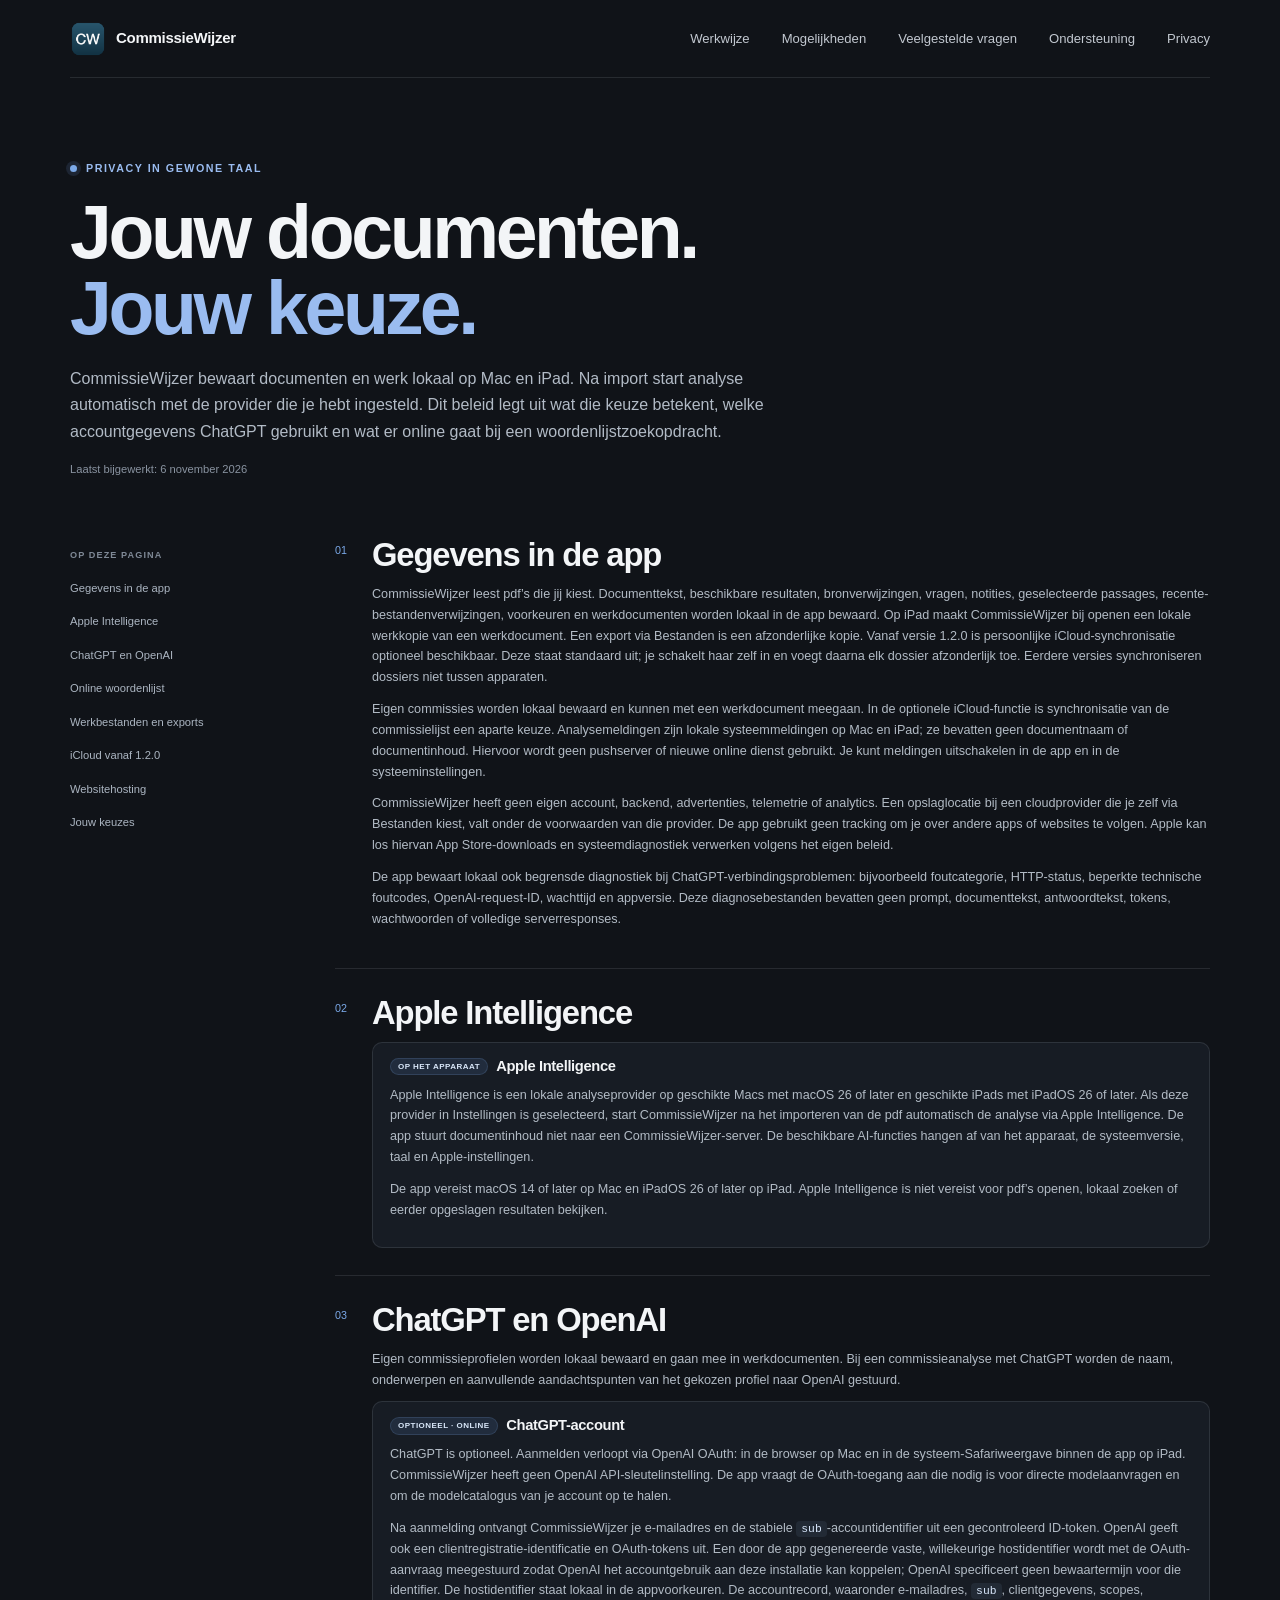
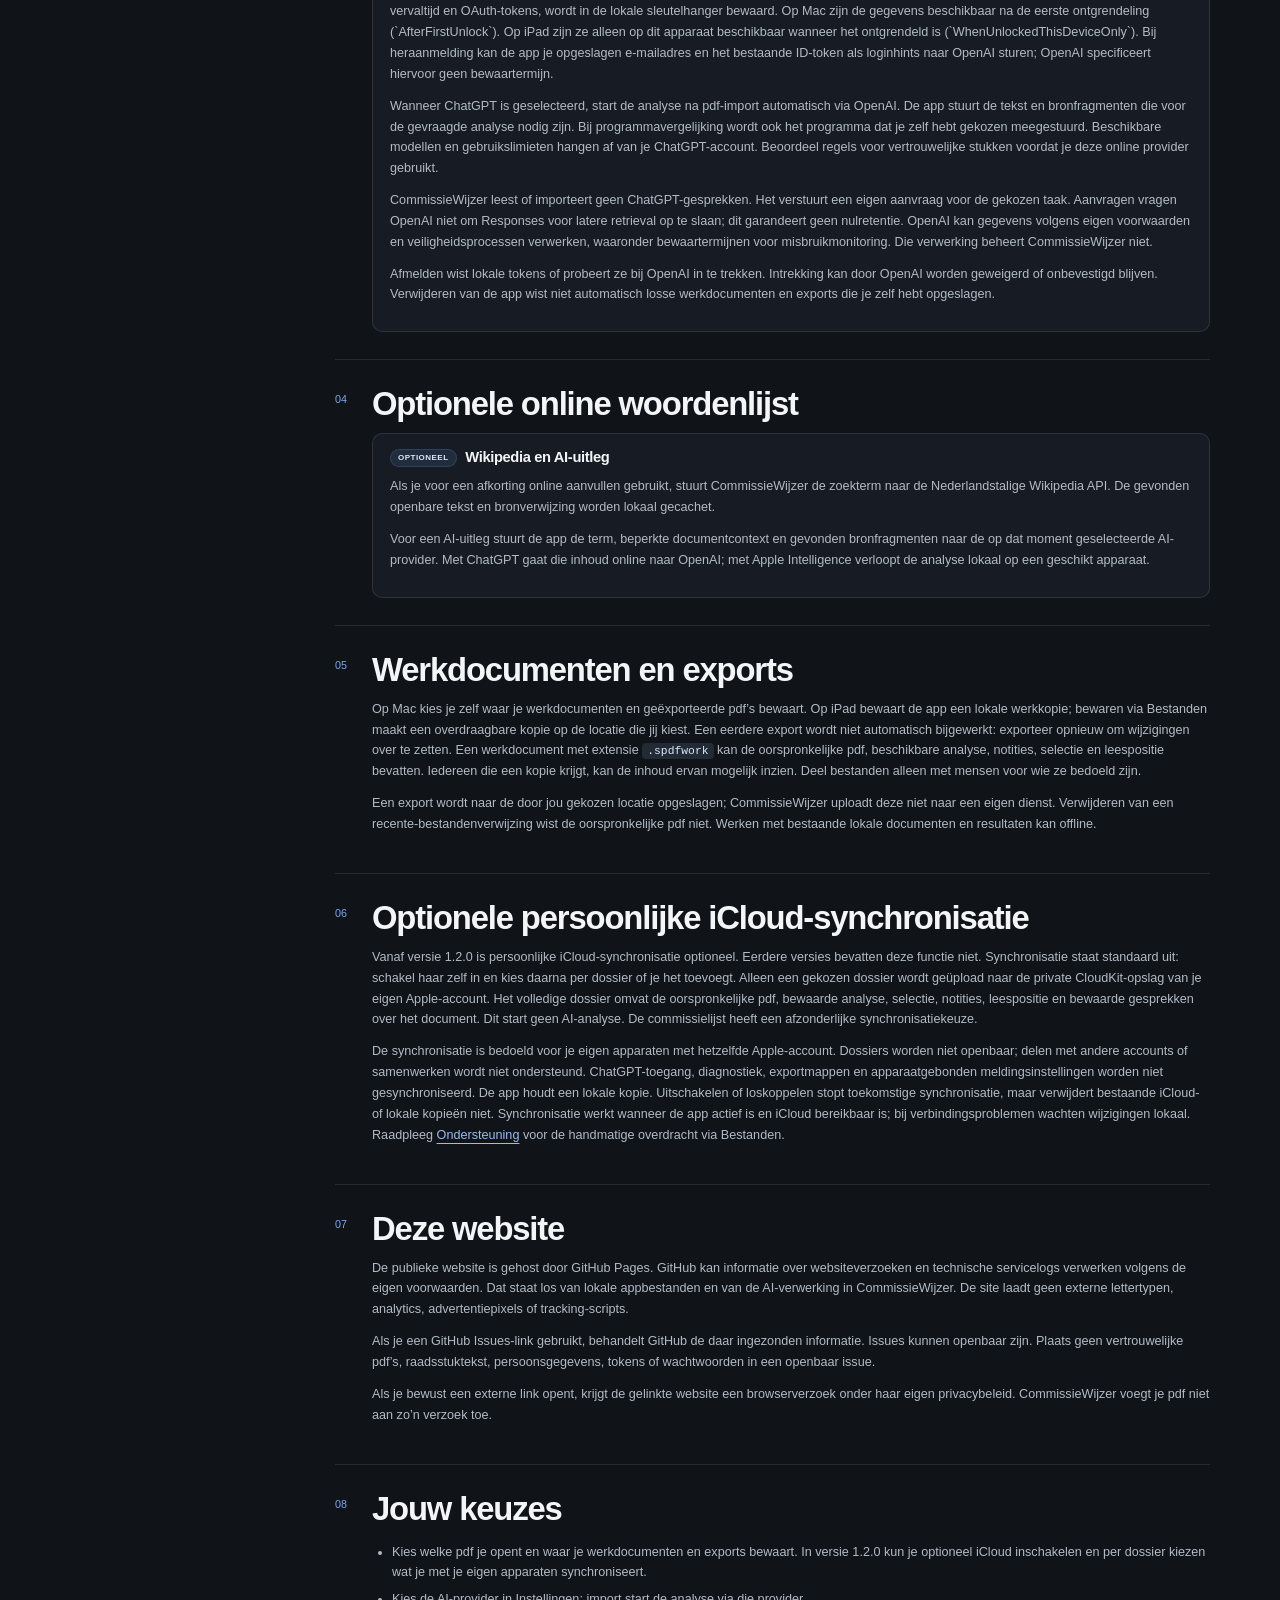
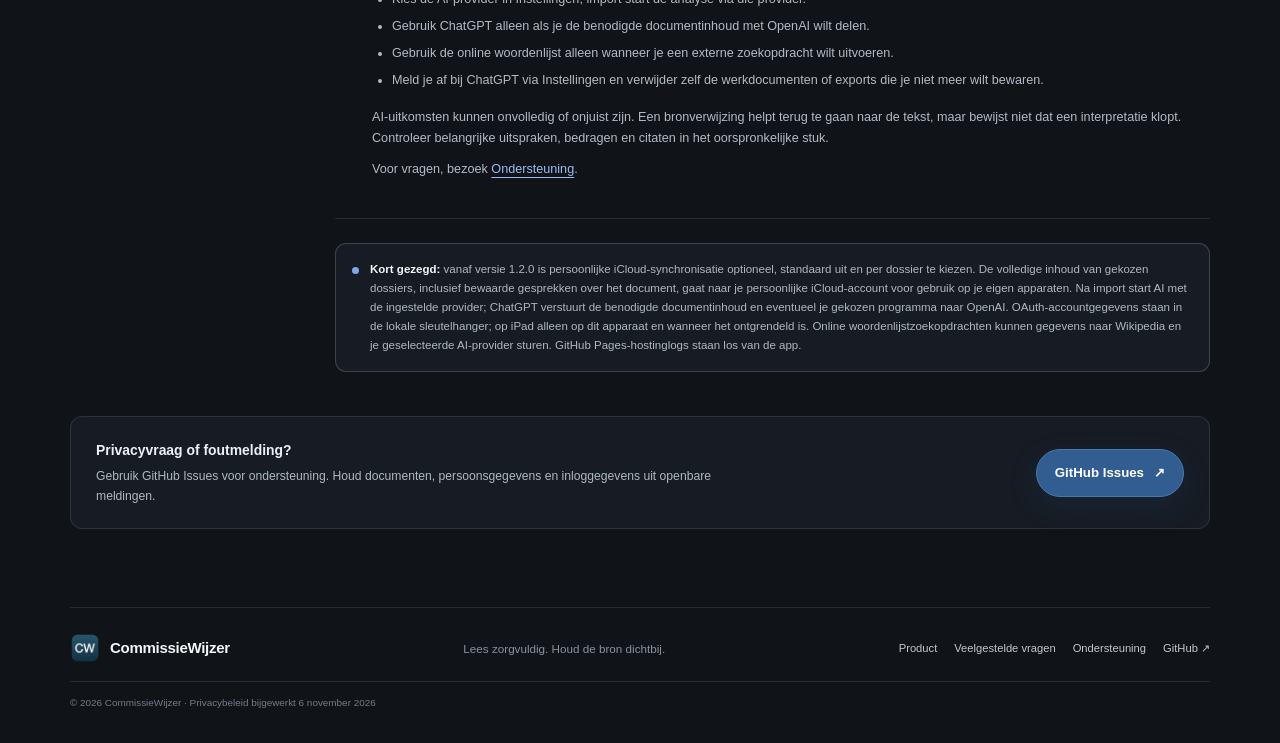
<file: privacy.html>
<!doctype html>
<html lang="nl">
<head>
  <meta charset="utf-8">
  <link rel="canonical" href="https://syntheticdiz.github.io/CommissieWijzer/privacy.html">
  <meta name="viewport" content="width=device-width, initial-scale=1">
  <meta name="theme-color" content="#101318">
  <meta name="description" content="Privacybeleid van CommissieWijzer: lokale documenten, Apple Intelligence, optioneel ChatGPT via OAuth, Wikipedia-woordenlijst en GitHub Pages-hosting.">
  <title>Privacy — CommissieWijzer</title>
  <link rel="icon" type="image/png" href="Assets/CommissieWijzer.png">
  <link rel="stylesheet" href="styles.css">
  <script defer src="site.js"></script>
</head>
<body>
  <a class="skip-link" href="#main">Ga naar inhoud</a>
  <header class="site-header wrap">
    <a class="brand" href="index.html" aria-label="CommissieWijzer startpagina"><img src="Assets/CommissieWijzer.png" width="38" height="38" alt=""><span>CommissieWijzer</span></a>
    <nav class="site-nav" aria-label="Hoofdnavigatie"><a href="index.html#werkwijze">Werkwijze</a><a href="index.html#mogelijkheden">Mogelijkheden</a><a href="faq.html">Veelgestelde vragen</a><a href="support.html">Ondersteuning</a><a href="privacy.html" aria-current="page">Privacy</a></nav>
  </header>
  <main id="main" class="wrap page-main">
    <section class="page-intro reveal"><p class="eyebrow"><span class="status-dot" aria-hidden="true"></span> PRIVACY IN GEWONE TAAL</p><h1>Jouw documenten.<br><span>Jouw keuze.</span></h1><p class="page-lede">CommissieWijzer bewaart documenten en werk lokaal op Mac en iPad. Na import start analyse automatisch met de provider die je hebt ingesteld. Dit beleid legt uit wat die keuze betekent, welke accountgegevens ChatGPT gebruikt en wat er online gaat bij een woordenlijstzoekopdracht.</p><p class="effective-date">Laatst bijgewerkt: 6 november 2026</p></section>
    <div class="policy-layout">
      <nav class="policy-nav" aria-label="Op deze pagina"><span>OP DEZE PAGINA</span><a href="#app">Gegevens in de app</a><a href="#apple">Apple Intelligence</a><a href="#chatgpt">ChatGPT en OpenAI</a><a href="#woordenlijst">Online woordenlijst</a><a href="#bestanden">Werkbestanden en exports</a><a href="#icloud">iCloud vanaf 1.2.0</a><a href="#website">Websitehosting</a><a href="#keuzes">Jouw keuzes</a></nav>
      <article class="policy-content">
        <section class="policy-section" id="app"><span class="policy-index">01</span><h2>Gegevens in de app</h2><p>CommissieWijzer leest pdf’s die jij kiest. Documenttekst, beschikbare resultaten, bronverwijzingen, vragen, notities, geselecteerde passages, recente-bestandenverwijzingen, voorkeuren en werkdocumenten worden lokaal in de app bewaard. Op iPad maakt CommissieWijzer bij openen een lokale werkkopie van een werkdocument. Een export via Bestanden is een afzonderlijke kopie. Vanaf versie 1.2.0 is persoonlijke iCloud-synchronisatie optioneel beschikbaar. Deze staat standaard uit; je schakelt haar zelf in en voegt daarna elk dossier afzonderlijk toe. Eerdere versies synchroniseren dossiers niet tussen apparaten.</p><p>Eigen commissies worden lokaal bewaard en kunnen met een werkdocument meegaan. In de optionele iCloud-functie is synchronisatie van de commissielijst een aparte keuze. Analysemeldingen zijn lokale systeemmeldingen op Mac en iPad; ze bevatten geen documentnaam of documentinhoud. Hiervoor wordt geen pushserver of nieuwe online dienst gebruikt. Je kunt meldingen uitschakelen in de app en in de systeeminstellingen.</p><p>CommissieWijzer heeft geen eigen account, backend, advertenties, telemetrie of analytics. Een opslaglocatie bij een cloudprovider die je zelf via Bestanden kiest, valt onder de voorwaarden van die provider. De app gebruikt geen tracking om je over andere apps of websites te volgen. Apple kan los hiervan App Store-downloads en systeemdiagnostiek verwerken volgens het eigen beleid.</p><p>De app bewaart lokaal ook begrensde diagnostiek bij ChatGPT-verbindingsproblemen: bijvoorbeeld foutcategorie, HTTP-status, beperkte technische foutcodes, OpenAI-request-ID, wachttijd en appversie. Deze diagnosebestanden bevatten geen prompt, documenttekst, antwoordtekst, tokens, wachtwoorden of volledige serverresponses.</p></section>

        <section class="policy-section" id="apple"><span class="policy-index">02</span><h2>Apple Intelligence</h2><div class="policy-option"><h3><span class="provider-pill provider-local">Op het apparaat</span> Apple Intelligence</h3><p>Apple Intelligence is een lokale analyseprovider op geschikte Macs met macOS 26 of later en geschikte iPads met iPadOS 26 of later. Als deze provider in Instellingen is geselecteerd, start CommissieWijzer na het importeren van de pdf automatisch de analyse via Apple Intelligence. De app stuurt documentinhoud niet naar een CommissieWijzer-server. De beschikbare AI-functies hangen af van het apparaat, de systeemversie, taal en Apple-instellingen.</p><p>De app vereist macOS 14 of later op Mac en iPadOS 26 of later op iPad. Apple Intelligence is niet vereist voor pdf’s openen, lokaal zoeken of eerder opgeslagen resultaten bekijken.</p></div></section>

        <section class="policy-section" id="chatgpt"><span class="policy-index">03</span><h2>ChatGPT en OpenAI</h2><p>Eigen commissieprofielen worden lokaal bewaard en gaan mee in werkdocumenten. Bij een commissieanalyse met ChatGPT worden de naam, onderwerpen en aanvullende aandachtspunten van het gekozen profiel naar OpenAI gestuurd.</p><div class="policy-option"><h3><span class="provider-pill">Optioneel · online</span> ChatGPT-account</h3><p>ChatGPT is optioneel. Aanmelden verloopt via OpenAI OAuth: in de browser op Mac en in de systeem-Safariweergave binnen de app op iPad. CommissieWijzer heeft geen OpenAI API-sleutelinstelling. De app vraagt de OAuth-toegang aan die nodig is voor directe modelaanvragen en om de modelcatalogus van je account op te halen.</p><p>Na aanmelding ontvangt CommissieWijzer je e-mailadres en de stabiele <code>sub</code>-accountidentifier uit een gecontroleerd ID-token. OpenAI geeft ook een clientregistratie-identificatie en OAuth-tokens uit. Een door de app gegenereerde vaste, willekeurige hostidentifier wordt met de OAuth-aanvraag meegestuurd zodat OpenAI het accountgebruik aan deze installatie kan koppelen; OpenAI specificeert geen bewaartermijn voor die identifier. De hostidentifier staat lokaal in de appvoorkeuren. De accountrecord, waaronder e-mailadres, <code>sub</code>, clientgegevens, scopes, vervaltijd en OAuth-tokens, wordt in de lokale sleutelhanger bewaard. Op Mac zijn de gegevens beschikbaar na de eerste ontgrendeling (`AfterFirstUnlock`). Op iPad zijn ze alleen op dit apparaat beschikbaar wanneer het ontgrendeld is (`WhenUnlockedThisDeviceOnly`). Bij heraanmelding kan de app je opgeslagen e-mailadres en het bestaande ID-token als loginhints naar OpenAI sturen; OpenAI specificeert hiervoor geen bewaartermijn.</p><p>Wanneer ChatGPT is geselecteerd, start de analyse na pdf-import automatisch via OpenAI. De app stuurt de tekst en bronfragmenten die voor de gevraagde analyse nodig zijn. Bij programmavergelijking wordt ook het programma dat je zelf hebt gekozen meegestuurd. Beschikbare modellen en gebruikslimieten hangen af van je ChatGPT-account. Beoordeel regels voor vertrouwelijke stukken voordat je deze online provider gebruikt.</p><p>CommissieWijzer leest of importeert geen ChatGPT-gesprekken. Het verstuurt een eigen aanvraag voor de gekozen taak. Aanvragen vragen OpenAI niet om Responses voor latere retrieval op te slaan; dit garandeert geen nulretentie. OpenAI kan gegevens volgens eigen voorwaarden en veiligheidsprocessen verwerken, waaronder bewaartermijnen voor misbruikmonitoring. Die verwerking beheert CommissieWijzer niet.</p><p>Afmelden wist lokale tokens of probeert ze bij OpenAI in te trekken. Intrekking kan door OpenAI worden geweigerd of onbevestigd blijven. Verwijderen van de app wist niet automatisch losse werkdocumenten en exports die je zelf hebt opgeslagen.</p></div></section>

        <section class="policy-section" id="woordenlijst"><span class="policy-index">04</span><h2>Optionele online woordenlijst</h2><div class="policy-option"><h3><span class="provider-pill">Optioneel</span> Wikipedia en AI-uitleg</h3><p>Als je voor een afkorting online aanvullen gebruikt, stuurt CommissieWijzer de zoekterm naar de Nederlandstalige Wikipedia API. De gevonden openbare tekst en bronverwijzing worden lokaal gecachet.</p><p>Voor een AI-uitleg stuurt de app de term, beperkte documentcontext en gevonden bronfragmenten naar de op dat moment geselecteerde AI-provider. Met ChatGPT gaat die inhoud online naar OpenAI; met Apple Intelligence verloopt de analyse lokaal op een geschikt apparaat.</p></div></section>

        <section class="policy-section" id="bestanden"><span class="policy-index">05</span><h2>Werkdocumenten en exports</h2><p>Op Mac kies je zelf waar je werkdocumenten en geëxporteerde pdf’s bewaart. Op iPad bewaart de app een lokale werkkopie; bewaren via Bestanden maakt een overdraagbare kopie op de locatie die jij kiest. Een eerdere export wordt niet automatisch bijgewerkt: exporteer opnieuw om wijzigingen over te zetten. Een werkdocument met extensie <code>.spdfwork</code> kan de oorspronkelijke pdf, beschikbare analyse, notities, selectie en leespositie bevatten. Iedereen die een kopie krijgt, kan de inhoud ervan mogelijk inzien. Deel bestanden alleen met mensen voor wie ze bedoeld zijn.</p><p>Een export wordt naar de door jou gekozen locatie opgeslagen; CommissieWijzer uploadt deze niet naar een eigen dienst. Verwijderen van een recente-bestandenverwijzing wist de oorspronkelijke pdf niet. Werken met bestaande lokale documenten en resultaten kan offline.</p></section>

        <section class="policy-section" id="icloud"><span class="policy-index">06</span><h2>Optionele persoonlijke iCloud-synchronisatie</h2><p>Vanaf versie 1.2.0 is persoonlijke iCloud-synchronisatie optioneel. Eerdere versies bevatten deze functie niet. Synchronisatie staat standaard uit: schakel haar zelf in en kies daarna per dossier of je het toevoegt. Alleen een gekozen dossier wordt geüpload naar de private CloudKit-opslag van je eigen Apple-account. Het volledige dossier omvat de oorspronkelijke pdf, bewaarde analyse, selectie, notities, leespositie en bewaarde gesprekken over het document. Dit start geen AI-analyse. De commissielijst heeft een afzonderlijke synchronisatiekeuze.</p><p>De synchronisatie is bedoeld voor je eigen apparaten met hetzelfde Apple-account. Dossiers worden niet openbaar; delen met andere accounts of samenwerken wordt niet ondersteund. ChatGPT-toegang, diagnostiek, exportmappen en apparaatgebonden meldingsinstellingen worden niet gesynchroniseerd. De app houdt een lokale kopie. Uitschakelen of loskoppelen stopt toekomstige synchronisatie, maar verwijdert bestaande iCloud- of lokale kopieën niet. Synchronisatie werkt wanneer de app actief is en iCloud bereikbaar is; bij verbindingsproblemen wachten wijzigingen lokaal. Raadpleeg <a href="support.html#icloud">Ondersteuning</a> voor de handmatige overdracht via Bestanden.</p></section>

        <section class="policy-section" id="website"><span class="policy-index">07</span><h2>Deze website</h2><p>De publieke website is gehost door GitHub Pages. GitHub kan informatie over websiteverzoeken en technische servicelogs verwerken volgens de eigen voorwaarden. Dat staat los van lokale appbestanden en van de AI-verwerking in CommissieWijzer. De site laadt geen externe lettertypen, analytics, advertentiepixels of tracking-scripts.</p><p>Als je een GitHub Issues-link gebruikt, behandelt GitHub de daar ingezonden informatie. Issues kunnen openbaar zijn. Plaats geen vertrouwelijke pdf’s, raadsstuktekst, persoonsgegevens, tokens of wachtwoorden in een openbaar issue.</p><p>Als je bewust een externe link opent, krijgt de gelinkte website een browserverzoek onder haar eigen privacybeleid. CommissieWijzer voegt je pdf niet aan zo’n verzoek toe.</p></section>

        <section class="policy-section" id="keuzes"><span class="policy-index">08</span><h2>Jouw keuzes</h2><ul class="choice-list"><li>Kies welke pdf je opent en waar je werkdocumenten en exports bewaart. In versie 1.2.0 kun je optioneel iCloud inschakelen en per dossier kiezen wat je met je eigen apparaten synchroniseert.</li><li>Kies de AI-provider in Instellingen; import start de analyse via die provider.</li><li>Gebruik ChatGPT alleen als je de benodigde documentinhoud met OpenAI wilt delen.</li><li>Gebruik de online woordenlijst alleen wanneer je een externe zoekopdracht wilt uitvoeren.</li><li>Meld je af bij ChatGPT via Instellingen en verwijder zelf de werkdocumenten of exports die je niet meer wilt bewaren.</li></ul><p>AI-uitkomsten kunnen onvolledig of onjuist zijn. Een bronverwijzing helpt terug te gaan naar de tekst, maar bewijst niet dat een interpretatie klopt. Controleer belangrijke uitspraken, bedragen en citaten in het oorspronkelijke stuk.</p><p>Voor vragen, bezoek <a href="support.html">Ondersteuning</a>.</p></section>
        <div class="policy-endnote"><span class="endnote-mark" aria-hidden="true"></span><p><strong>Kort gezegd:</strong> vanaf versie 1.2.0 is persoonlijke iCloud-synchronisatie optioneel, standaard uit en per dossier te kiezen. De volledige inhoud van gekozen dossiers, inclusief bewaarde gesprekken over het document, gaat naar je persoonlijke iCloud-account voor gebruik op je eigen apparaten. Na import start AI met de ingestelde provider; ChatGPT verstuurt de benodigde documentinhoud en eventueel je gekozen programma naar OpenAI. OAuth-accountgegevens staan in de lokale sleutelhanger; op iPad alleen op dit apparaat en wanneer het ontgrendeld is. Online woordenlijstzoekopdrachten kunnen gegevens naar Wikipedia en je geselecteerde AI-provider sturen. GitHub Pages-hostinglogs staan los van de app.</p></div>
      </article>
    </div>
    <section class="page-cta reveal"><p><b>Privacyvraag of foutmelding?</b>Gebruik GitHub Issues voor ondersteuning. Houd documenten, persoonsgegevens en inloggegevens uit openbare meldingen.</p><a class="button button-primary" href="https://github.com/SyntheticDiz/CommissieWijzer/issues">GitHub Issues <span aria-hidden="true">↗</span></a></section>
  </main>
  <footer class="site-footer wrap"><a class="brand" href="index.html"><img src="Assets/CommissieWijzer.png" width="32" height="32" alt=""><span>CommissieWijzer</span></a><p>Lees zorgvuldig. Houd de bron dichtbij.</p><nav aria-label="Voettekst"><a href="index.html">Product</a><a href="faq.html">Veelgestelde vragen</a><a href="support.html">Ondersteuning</a><a href="https://github.com/SyntheticDiz/CommissieWijzer">GitHub <span aria-hidden="true">↗</span></a></nav><small>© 2026 CommissieWijzer · Privacybeleid bijgewerkt 6 november 2026</small></footer>
</body>
</html>
</file>
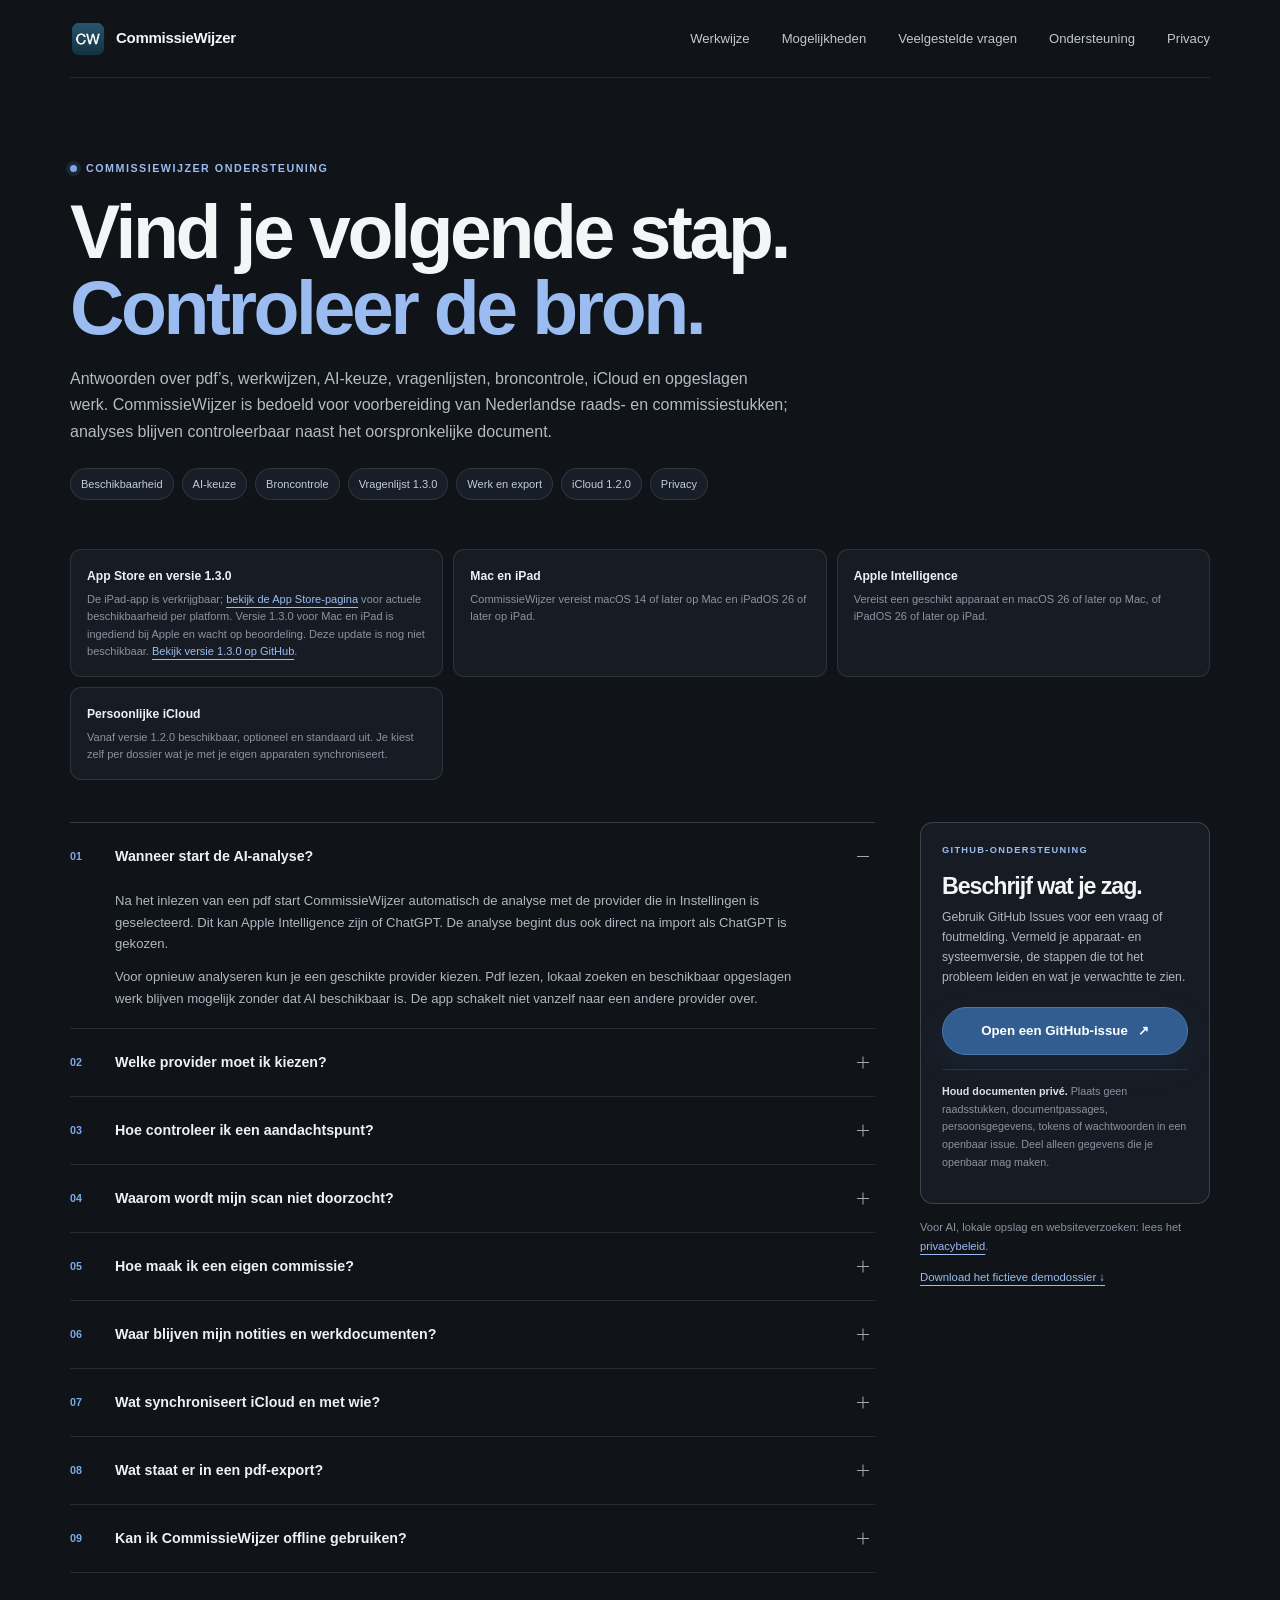
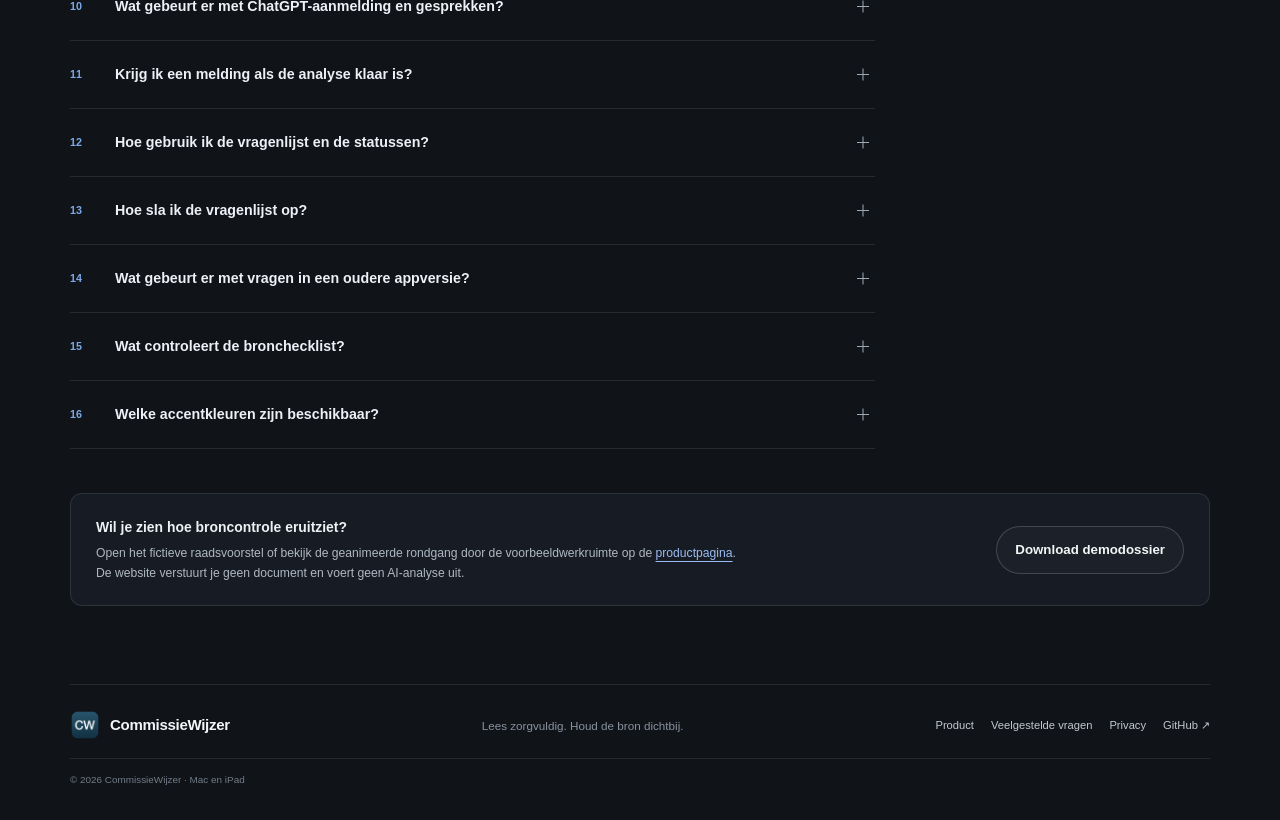
<file: support.html>
<!doctype html>
<html lang="nl">
<head>
  <meta charset="utf-8">
  <link rel="canonical" href="https://syntheticdiz.github.io/CommissieWijzer/support.html">
  <meta name="viewport" content="width=device-width, initial-scale=1">
  <meta name="theme-color" content="#101318">
  <meta name="description" content="Ondersteuning voor CommissieWijzer: Mac en iPad, vragenlijsten, broncontrole, accentkleuren, iCloud, pdf-inlezen en AI-providers.">
  <title>Ondersteuning — CommissieWijzer</title>
  <link rel="icon" type="image/png" href="Assets/CommissieWijzer.png">
  <link rel="stylesheet" href="styles.css">
  <script defer src="site.js"></script>
</head>
<body>
  <a class="skip-link" href="#main">Ga naar inhoud</a>
  <header class="site-header wrap">
    <a class="brand" href="index.html" aria-label="CommissieWijzer startpagina"><img src="Assets/CommissieWijzer.png" width="38" height="38" alt=""><span>CommissieWijzer</span></a>
    <nav class="site-nav" aria-label="Hoofdnavigatie"><a href="index.html#werkwijze">Werkwijze</a><a href="index.html#mogelijkheden">Mogelijkheden</a><a href="faq.html">Veelgestelde vragen</a><a href="support.html" aria-current="page">Ondersteuning</a><a href="privacy.html">Privacy</a></nav>
  </header>
  <main id="main" class="wrap page-main">
    <section class="page-intro reveal"><p class="eyebrow"><span class="status-dot" aria-hidden="true"></span> COMMISSIEWIJZER ONDERSTEUNING</p><h1>Vind je volgende stap.<br><span>Controleer de bron.</span></h1><p class="page-lede">Antwoorden over pdf’s, werkwijzen, AI-keuze, vragenlijsten, broncontrole, iCloud en opgeslagen werk. CommissieWijzer is bedoeld voor voorbereiding van Nederlandse raads- en commissiestukken; analyses blijven controleerbaar naast het oorspronkelijke document.</p><nav class="page-kicker" aria-label="Veelgelezen onderwerpen"><a href="#beschikbaarheid">Beschikbaarheid</a><a href="#ai">AI-keuze</a><a href="#bron">Broncontrole</a><a href="#vragen">Vragenlijst 1.3.0</a><a href="#werk">Werk en export</a><a href="#icloud">iCloud 1.2.0</a><a href="privacy.html">Privacy</a></nav></section>

    <section class="support-status reveal" id="beschikbaarheid" aria-label="Beschikbaarheid en vereisten">
      <article><b>App Store en versie 1.3.0</b><p>De iPad-app is verkrijgbaar; <a href="https://apps.apple.com/nl/app/commissiewijzer/id6829018818">bekijk de App Store-pagina</a> voor actuele beschikbaarheid per platform. Versie 1.3.0 voor Mac en iPad is ingediend bij Apple en wacht op beoordeling. Deze update is nog niet beschikbaar. <a href="https://github.com/SyntheticDiz/CommissieWijzer/releases/tag/v1.3.0">Bekijk versie 1.3.0 op GitHub</a>.</p></article>
      <article><b>Mac en iPad</b><p>CommissieWijzer vereist macOS 14 of later op Mac en iPadOS 26 of later op iPad.</p></article>
      <article><b>Apple Intelligence</b><p>Vereist een geschikt apparaat en macOS 26 of later op Mac, of iPadOS 26 of later op iPad.</p></article><article><b>Persoonlijke iCloud</b><p>Vanaf versie 1.2.0 beschikbaar, optioneel en standaard uit. Je kiest zelf per dossier wat je met je eigen apparaten synchroniseert.</p></article>
    </section>

    <div class="support-layout">
      <section class="faq-list" aria-label="Veelgestelde vragen">
        <details class="faq-item" id="ai" open><summary><span class="faq-number">01</span><span>Wanneer start de AI-analyse?</span><span class="summary-plus" aria-hidden="true"></span></summary><div class="faq-answer"><p>Na het inlezen van een pdf start CommissieWijzer automatisch de analyse met de provider die in Instellingen is geselecteerd. Dit kan Apple Intelligence zijn of ChatGPT. De analyse begint dus ook direct na import als ChatGPT is gekozen.</p><p>Voor opnieuw analyseren kun je een geschikte provider kiezen. Pdf lezen, lokaal zoeken en beschikbaar opgeslagen werk blijven mogelijk zonder dat AI beschikbaar is. De app schakelt niet vanzelf naar een andere provider over.</p></div></details>
        <details class="faq-item"><summary><span class="faq-number">02</span><span>Welke provider moet ik kiezen?</span><span class="summary-plus" aria-hidden="true"></span></summary><div class="faq-answer"><p><strong>Apple Intelligence</strong> verwerkt analyse lokaal op geschikte hardware met macOS 26 of later op Mac of iPadOS 26 of later op iPad. De beschikbaarheid hangt ook af van de systeemtaal en Apple-instellingen.</p><p><strong>ChatGPT</strong> is optioneel en verwerkt online. Je meldt je aan met je ChatGPT-account. CommissieWijzer heeft geen API-sleutelinstelling. Modeltoegang en gebruikslimieten volgen je account. De aanmelding geeft de app geen toegang tot je ChatGPT-gesprekken.</p><p>Als ChatGPT is geselecteerd, worden tijdens de analyse benodigde documentfragmenten naar OpenAI gestuurd. Bij programmavergelijking wordt ook het programma dat je zelf selecteert meegestuurd. Lees de <a href="privacy.html">privacyuitleg</a> en volg de regels van je organisatie voor vertrouwelijke stukken.</p></div></details>
        <details class="faq-item" id="bron"><summary><span class="faq-number">03</span><span>Hoe controleer ik een aandachtspunt?</span><span class="summary-plus" aria-hidden="true"></span></summary><div class="faq-answer"><p>Open de bronactie bij het punt en lees de volledige passage in de pdf. Controleer de omliggende tekst, pagina, bedragen, data, voorwaarden en wie verantwoordelijk is. Vergelijk daarna de formulering met de oorspronkelijke bron.</p><p>Een citaat of bronlink helpt bij het terugvinden van tekst, maar bewijst niet dat een AI-interpretatie klopt. Zie AI-uitkomsten als leeshulp en controleer belangrijke conclusies zelf.</p></div></details>
        <details class="faq-item" id="scan"><summary><span class="faq-number">04</span><span>Waarom wordt mijn scan niet doorzocht?</span><span class="summary-plus" aria-hidden="true"></span></summary><div class="faq-answer"><p>Een pdf kan uit pagina-afbeeldingen bestaan zonder tekstlaag. CommissieWijzer heeft doorzoekbare tekst nodig om te zoeken, passages te herkennen en bronverwijzingen te leggen.</p><p>Voer OCR uit met een hulpmiddel dat je vertrouwt en open daarna de pdf met tekstlaag. Controleer herkende woorden en cijfers in de afbeelding, vooral bedragen, datums, tabelkoppen en mintekens. OCR kan fouten maken.</p></div></details>
        <details class="faq-item" id="commissies"><summary><span class="faq-number">05</span><span>Hoe maak ik een eigen commissie?</span><span class="summary-plus" aria-hidden="true"></span></summary><div class="faq-answer"><p>Open Commissies beheren bij het vergaderdoel of via Instellingen. Geef je commissie een naam en voeg de onderwerpen toe die in jouw gemeente bij die commissie horen. Je kunt ook extra aandachtspunten invullen. Bestuur, Leefomgeving en Sociaal Domein zijn bewerkbare voorbeelden; de algemene raadsanalyse blijft beschikbaar.</p><p>De indeling wordt lokaal bewaard en gaat mee in je werkdocument. Een commissie aanpassen of verwijderen wist eerder bewaarde analyses en notities niet. Het bewaren van een profiel start geen analyse. Kies het vergaderdoel voor een nieuwe commissieanalyse; controleer de uitkomsten altijd in de bron. Een partijprogramma blijft een afzonderlijke, optionele vergelijking.</p></div></details>
        <details class="faq-item" id="werk"><summary><span class="faq-number">06</span><span>Waar blijven mijn notities en werkdocumenten?</span><span class="summary-plus" aria-hidden="true"></span></summary><div class="faq-answer"><p>Notities, voorkeuren en lokale cache blijven in de app op Mac of iPad. Op iPad maakt de app bij openen een lokale werkkopie; bewaren via Bestanden maakt een afzonderlijke kopie op de locatie die jij kiest. In versies vóór 1.2.0 is er geen automatische synchronisatie tussen apparaten; kies je een cloudlocatie in Bestanden, dan valt die opslag onder de provider. Vanaf versie 1.2.0 is persoonlijke iCloud-synchronisatie optioneel; ze staat standaard uit en vraagt een bewuste keuze per dossier. Op Mac kies je zelf waar je werkdocumenten bewaart. Het compatibele <code>.spdfwork</code>-bestand kan de pdf, beschikbare resultaten, notities, selectie, leespositie en bewaarde gesprekken over het document bevatten. Iedereen die een kopie krijgt, kan die inhoud mogelijk inzien; deel het alleen met de bedoelde ontvangers.</p><p>Het opnieuw openen van een werkdocument start geen AI-aanvraag. Verwijderen van een recente-bestandenverwijzing verwijdert niet automatisch de pdf die je zelf op schijf hebt staan.</p></div></details>
        <details class="faq-item" id="icloud"><summary><span class="faq-number">07</span><span>Wat synchroniseert iCloud en met wie?</span><span class="summary-plus" aria-hidden="true"></span></summary><div class="faq-answer"><p>Vanaf versie 1.2.0 kun je deze functie gebruiken; eerdere versies synchroniseren geen dossiers. In 1.2.0 staat synchronisatie standaard uit. Zet synchronisatie aan en kies vervolgens welke dossiers je wilt toevoegen. De volledige inhoud van een gekozen dossier gaat naar je eigen persoonlijke iCloud-account: pdf, bewaarde analyse, selectie, notities, leespositie en bewaarde gesprekken over het document. Dit start geen AI-analyse. Je commissielijst heeft een aparte synchronisatiekeuze.</p><p>Alleen je eigen apparaten met hetzelfde Apple-account kunnen de dossiers gebruiken. Ze worden niet openbaar en delen met andere accounts of samenwerken wordt niet ondersteund. De app houdt ook een lokale kopie. Uitschakelen of loskoppelen stopt toekomstige synchronisatie maar verwijdert geen bestaande kopieën. Synchronisatie vindt plaats wanneer de app actief is en iCloud bereikbaar is.</p></div></details>
        <details class="faq-item"><summary><span class="faq-number">08</span><span>Wat staat er in een pdf-export?</span><span class="summary-plus" aria-hidden="true"></span></summary><div class="faq-answer"><p>Je kiest de exportscope en onderdelen in de exportwizard. Afhankelijk van die keuzes kan de pdf een documentoverzicht, geselecteerde punten, bronpassages, vragen, tabellen of notities bevatten. Controleer de voorbeeldweergave en inhoud voordat je opslaat of deelt.</p><p>CommissieWijzer uploadt je export niet naar een eigen dienst. Je kiest de opslaglocatie via macOS of Bestanden.</p></div></details>
        <details class="faq-item"><summary><span class="faq-number">09</span><span>Kan ik CommissieWijzer offline gebruiken?</span><span class="summary-plus" aria-hidden="true"></span></summary><div class="faq-answer"><p>Pdf’s openen, lokale zoekopdrachten, notities en bestaand opgeslagen werk zijn lokaal. ChatGPT-aanmelding en -analyse vereisen een internetverbinding. Apple Intelligence is on-device, al kan Apple een verbinding nodig hebben voor systeeminstellingen of het downloaden van het model. De optionele woordenlijst vraagt Wikipedia online op.</p></div></details>
        <details class="faq-item"><summary><span class="faq-number">10</span><span>Wat gebeurt er met ChatGPT-aanmelding en gesprekken?</span><span class="summary-plus" aria-hidden="true"></span></summary><div class="faq-answer"><p>Aanmelden verloopt via OpenAI OAuth: in de browser op Mac en in de systeem-Safariweergave binnen de app op iPad. De app ontvangt accountgegevens zoals e-mailadres en een stabiele accountidentifier; OAuth-tokens staan in de lokale sleutelhanger. Op iPad zijn ze alleen op dit apparaat beschikbaar wanneer het ontgrendeld is. De app leest of importeert geen ChatGPT-gesprekken.</p><p>CommissieWijzer heeft geen eigen account, backend of telemetrie. Zie <a href="privacy.html">Privacy</a> voor de volledige gegevensstroom, optionele woordenlijst en informatie over websitehosting.</p></div></details>
        <details class="faq-item" id="meldingen"><summary><span class="faq-number">11</span><span>Krijg ik een melding als de analyse klaar is?</span><span class="summary-plus" aria-hidden="true"></span></summary><div class="faq-answer"><p>Op Mac en iPad kan CommissieWijzer na afronding een lokale systeemmelding geven. Het systeem vraagt bij de eerste daadwerkelijke analyse toestemming. Via Instellingen → Meldingen kun je de keuze en toestemmingsstatus bekijken. De melding bevat geen documentnaam of documentinhoud.</p><p>Een afgebroken of mislukte analyse geeft geen onterechte klaar-melding. iPadOS kan verwerking pauzeren als de app niet actief is; de melding volgt pas als de analyse daadwerkelijk is afgerond. Focus en systeeminstellingen bepalen of je een banner of geluid krijgt.</p></div></details>
        <details class="faq-item" id="vragen"><summary><span class="faq-number">12</span><span>Hoe gebruik ik de vragenlijst en de statussen?</span><span class="summary-plus" aria-hidden="true"></span></summary><div class="faq-answer"><p>Voeg een eigen vraag toe of maak een vraag vanuit een geselecteerde passage of analysepunt. Je kunt per vraag een antwoord bewaren, de status instellen op <em>nog stellen</em>, <em>beantwoord</em> of <em>opvolgen</em>, en de bijbehorende bronverwijzing opnieuw openen. Een voorgestelde vraag blijft apart totdat je die goedkeurt en toevoegt.</p><p>De vragenlijst ondersteunt je voorbereiding. Je blijft zelf verantwoordelijk voor de formulering, het antwoord en de beoordeling van de bron.</p></div></details>
        <details class="faq-item"><summary><span class="faq-number">13</span><span>Hoe sla ik de vragenlijst op?</span><span class="summary-plus" aria-hidden="true"></span></summary><div class="faq-answer"><p>De vragenlijst wordt onderdeel van het werkdocument. Bewaar het bijgewerkte <code>.spdfwork</code>-bestand om vragen, antwoorden, statussen en bronverwijzingen mee te nemen. Op iPad maakt openen een lokale werkkopie; een eerder bewaarde kopie wordt niet vanzelf bijgewerkt. Bewaar of exporteer die opnieuw wanneer je de wijzigingen daar ook nodig hebt. Optionele persoonlijke iCloud-synchronisatie is beschikbaar vanaf versie 1.2.0.</p></div></details>
        <details class="faq-item"><summary><span class="faq-number">14</span><span>Wat gebeurt er met vragen in een oudere appversie?</span><span class="summary-plus" aria-hidden="true"></span></summary><div class="faq-answer"><p>Oudere versies kunnen het werkdocument openen, maar herkennen het vragenlijstveld mogelijk niet. Als je het document in een oudere versie opnieuw bewaart, kan die versie de vragen, antwoorden, statussen en bronverwijzingen verwijderen. Werk Mac én iPad bij voordat je een werkdocument met vragen tussen apparaten opent en opnieuw bewaart.</p></div></details>
        <details class="faq-item"><summary><span class="faq-number">15</span><span>Wat controleert de bronchecklist?</span><span class="summary-plus" aria-hidden="true"></span></summary><div class="faq-answer"><p>De checklist helpt onleesbare pagina’s, leesbare pagina’s buiten de bevestigde analysedekking, onvolledige analyse, onzekere of nog niet bevestigde OCR-tabellen en punten die nog niet zijn nagekeken te vinden. Je kunt vanuit een checklistpunt de bijbehorende bron, tabel of analyse openen. Dit is een hulpmiddel om controles te ordenen; het verklaart de analyse niet correct en biedt geen AI-garantie. Controleer zelf de oorspronkelijke tekst, cijfers, tabellen en context.</p></div></details>
        <details class="faq-item"><summary><span class="faq-number">16</span><span>Welke accentkleuren zijn beschikbaar?</span><span class="summary-plus" aria-hidden="true"></span></summary><div class="faq-answer"><p>Versie 1.3.0 bevat vijf lokaal bewaarde keuzes: cyaan, blauw, groenblauw, paars en amber. De gekozen kleur wordt toegepast in de appvensters op Mac en iPad. iPad behoudt de donkere weergave. De update 1.3.0 wacht op Apple-review en is nog niet beschikbaar.</p></div></details>
      </section>
      <aside class="support-aside reveal"><div class="aside-card"><p class="eyebrow">GITHUB-ONDERSTEUNING</p><h2>Beschrijf wat je zag.</h2><p>Gebruik GitHub Issues voor een vraag of foutmelding. Vermeld je apparaat- en systeemversie, de stappen die tot het probleem leiden en wat je verwachtte te zien.</p><a class="button button-primary button-wide" href="https://github.com/SyntheticDiz/CommissieWijzer/issues/new">Open een GitHub-issue <span aria-hidden="true">↗</span></a><p class="privacy-reminder"><strong>Houd documenten privé.</strong> Plaats geen raadsstukken, documentpassages, persoonsgegevens, tokens of wachtwoorden in een openbaar issue. Deel alleen gegevens die je openbaar mag maken.</p></div><p class="aside-note">Voor AI, lokale opslag en websiteverzoeken: lees het <a href="privacy.html">privacybeleid</a>.</p><a class="aside-download" href="WebsiteAssets/v1.1.2/voorbeelddossier.pdf" download>Download het fictieve demodossier <span aria-hidden="true">↓</span></a></aside>
    </div>
    <section class="page-cta reveal"><p><b>Wil je zien hoe broncontrole eruitziet?</b>Open het fictieve raadsvoorstel of bekijk de geanimeerde rondgang door de voorbeeldwerkruimte op de <a href="index.html#werkwijze">productpagina</a>. De website verstuurt je geen document en voert geen AI-analyse uit.</p><a class="button button-quiet" href="WebsiteAssets/v1.1.2/voorbeelddossier.pdf" download>Download demodossier</a></section>
  </main>
  <footer class="site-footer wrap"><a class="brand" href="index.html"><img src="Assets/CommissieWijzer.png" width="32" height="32" alt=""><span>CommissieWijzer</span></a><p>Lees zorgvuldig. Houd de bron dichtbij.</p><nav aria-label="Voettekst"><a href="index.html">Product</a><a href="faq.html">Veelgestelde vragen</a><a href="privacy.html">Privacy</a><a href="https://github.com/SyntheticDiz/CommissieWijzer">GitHub <span aria-hidden="true">↗</span></a></nav><small>© 2026 CommissieWijzer · Mac en iPad</small></footer>
</body>
</html>
</file>
<file: styles.css>
@charset "UTF-8";

:root {
  color-scheme: dark;
  --page: #101318;
  --page-2: #141820;
  --surface: #191e26;
  --surface-2: #1e242e;
  --surface-3: #252c37;
  --ink: #f3f5f7;
  --ink-soft: #c2c8d0;
  --muted: #8993a0;
  --line: rgba(226, 233, 241, .11);
  --line-strong: rgba(226, 233, 241, .19);
  --blue: #7ba9e8;
  --blue-strong: #9abcf0;
  --blue-soft: rgba(105, 150, 213, .14);
  --red: #d37a84;
  --red-soft: rgba(211, 122, 132, .12);
  --focus: #a9d6ff;
  --sans: -apple-system, BlinkMacSystemFont, "Segoe UI", sans-serif;
  --content: 1140px;
  --radius: 20px;
}

* { box-sizing: border-box; }
html { scroll-behavior: smooth; scroll-padding-top: 28px; background: var(--page); }
body { margin: 0; background: var(--page); color: var(--ink); font: 16px/1.65 var(--sans); -webkit-font-smoothing: antialiased; }
body, header, main, footer, section, article, aside, div, nav { border-color: var(--line); }
img { display: block; max-width: 100%; }
a { color: var(--blue-strong); text-underline-offset: 4px; }
a:hover { color: #c3dcff; }
button, input, textarea { font: inherit; }
button { color: inherit; }
button:disabled { cursor: not-allowed; opacity: .55; }
a:focus-visible, button:focus-visible, input:focus-visible, textarea:focus-visible, summary:focus-visible { outline: 3px solid var(--focus); outline-offset: 4px; }
::selection { color: #fff; background: rgba(97, 143, 207, .45); }
h1, h2, h3, h4, h5, p { margin-top: 0; }
h1, h2, h3, h4, h5 { font-family: var(--sans); }
.wrap { width: min(var(--content), calc(100% - 64px)); margin-inline: auto; }
.skip-link { position: absolute; z-index: 30; top: 12px; left: 12px; padding: 9px 14px; color: #fff; background: var(--surface-3); border: 1px solid var(--line-strong); border-radius: 9px; transform: translateY(-160%); }
.skip-link:focus { transform: translateY(0); }
.site-header { min-height: 78px; display: flex; align-items: center; justify-content: space-between; gap: 24px; border-bottom: 1px solid var(--line); }
.brand { display: inline-flex; align-items: center; gap: 10px; color: var(--ink); font-size: .94rem; font-weight: 660; letter-spacing: -.02em; text-decoration: none; white-space: nowrap; }
.brand img { width: 36px; height: 36px; border-radius: 11px; }
.site-nav { display: flex; align-items: center; gap: clamp(17px, 2.5vw, 32px); }
.site-nav a, .site-footer nav a { color: var(--ink-soft); font-size: .82rem; text-decoration: none; transition: color .2s ease; }
.site-nav a:hover, .site-footer nav a:hover { color: #fff; }
.eyebrow { display: flex; align-items: center; gap: 9px; margin: 0 0 16px; color: var(--blue-strong); font-size: .67rem; font-weight: 720; letter-spacing: .14em; line-height: 1.45; text-transform: uppercase; }
.status-dot { width: 7px; height: 7px; flex: 0 0 auto; border-radius: 50%; background: var(--blue); box-shadow: 0 0 0 4px var(--blue-soft); }
h1, h2 { font-weight: 640; letter-spacing: -.045em; }
h1 { margin-bottom: 22px; font-size: clamp(3rem, 7.1vw, 6.2rem); line-height: .99; }
h1 span, h2 span { color: var(--blue-strong); }
h2 { margin-bottom: 18px; font-size: clamp(2rem, 4.2vw, 3.65rem); line-height: 1.04; }
h3 { margin-bottom: 10px; font-size: 1.22rem; font-weight: 620; line-height: 1.22; letter-spacing: -.025em; }
p { color: var(--ink-soft); }
.button { display: inline-flex; min-height: 48px; align-items: center; justify-content: center; gap: 10px; padding: 0 18px; border: 1px solid transparent; border-radius: 999px; font-size: .83rem; font-weight: 650; text-decoration: none; transition: background-color .2s ease, border-color .2s ease, transform .2s ease; }
.button:hover { transform: translateY(-1px); }
.button-primary { color: #fff; background: #315d91; border-color: #4778ae; box-shadow: 0 10px 28px rgba(31, 63, 103, .23); }
.button-primary:hover { color: #fff; background: #3a6ba4; }
.button-quiet { color: var(--ink); background: rgba(255,255,255,.025); border-color: var(--line-strong); }
.button-quiet:hover { color: #fff; background: rgba(255,255,255,.07); }
.text-link { color: var(--blue-strong); font-size: .82rem; text-decoration: none; }
.text-link:hover { text-decoration: underline; }

/* Home hero */
.hero { min-height: min(800px, calc(100svh - 78px)); display: flex; flex-direction: column; align-items: center; justify-content: center; padding-block: 72px 90px; text-align: center; }
.hero-mark { width: 60px; height: 60px; margin-bottom: 31px; border-radius: 18px; box-shadow: 0 10px 40px rgba(0,0,0,.25); }
.hero-mark img { width: 100%; height: 100%; border-radius: inherit; }
.hero > .eyebrow { justify-content: center; margin-bottom: 19px; }
.intro-features { padding: 0 0 clamp(78px, 10vw, 128px); }
.intro-features-copy { max-width: 860px; margin: 0 auto 32px; text-align: center; }
.intro-features-copy h2 { margin-bottom: 18px; font-size: clamp(2rem, 4.5vw, 3.35rem); line-height: 1.06; }
.intro-features-copy > p:last-child { margin: 0; color: #b2bbc6; font-size: .91rem; line-height: 1.8; }
.feature-lists { display: grid; grid-template-columns: repeat(2, minmax(0,1fr)); grid-template-rows: repeat(3, auto); column-gap: clamp(24px, 5vw, 64px); row-gap: 13px; max-width: 1120px; margin-inline: auto; }
.feature-list { display: grid; grid-row: 1 / span 3; grid-template-rows: subgrid; margin: 0; padding-left: 1.25rem; color: #aeb8c3; }
.feature-list:first-child { grid-column: 1; }
.feature-list:last-child { grid-column: 2; }
.feature-list li { padding-left: 5px; margin: 0; font-size: .9rem; line-height: 1.65; }
.feature-list li::marker { color: var(--blue-strong); font-size: .85em; }
.feature-list strong { color: #e5ebf2; font-weight: 650; }
.intro-features-note { max-width: 850px; margin: 17px auto 0; color: var(--muted); font-size: .73rem; text-align: center; }
.release-features { max-width: 850px; margin: 24px auto 0; padding-top: 15px; border-top: 1px solid var(--line); }
.release-features p { margin: 0 0 10px; color: #aeb8c3; font-size: .78rem; line-height: 1.7; }
.release-features strong { color: #e5ebf2; font-weight: 650; }
.release-features a { color: var(--blue-strong); text-underline-offset: 3px; }
.release-features p:last-child { margin-bottom: 0; }
.hero h1 { max-width: 880px; }
.hero-lede { max-width: 620px; margin: 0 auto 28px; color: #b4bcc6; font-size: clamp(1.02rem, 1.7vw, 1.18rem); line-height: 1.72; }
.hero-actions { display: flex; flex-wrap: wrap; justify-content: center; gap: 11px; }
.hero-meta { display: flex; flex-wrap: wrap; justify-content: center; gap: 11px 22px; margin-top: 35px; color: var(--muted); font-size: .73rem; }
.hero-meta > span { display: inline-flex; align-items: center; gap: 8px; }
.hero-meta a { color: var(--muted); text-decoration: none; }
.hero-meta a:hover { color: var(--ink); }
.release-pill { padding: 5px 10px; color: #d6dce4; background: var(--surface); border: 1px solid var(--line); border-radius: 999px; }
.release-pill > span { width: 6px; height: 6px; border-radius: 50%; background: var(--red); }

/* Sticky story and dark app demonstration */
.demo-section { padding: 112px 0 126px; background: radial-gradient(ellipse at 50% 0, rgba(58, 88, 132, .12), transparent 45%), var(--page-2); border-block: 1px solid var(--line); }
.section-heading { max-width: 690px; margin: 0 0 55px; }
.section-heading.centered { margin-inline: auto; text-align: center; }
.section-heading.centered .eyebrow { justify-content: center; }
.section-heading > p:last-child { max-width: 600px; margin-bottom: 0; color: var(--muted); font-size: .96rem; }
.section-heading.centered > p:last-child { margin-inline: auto; }
.demo-layout { display: grid; grid-template-columns: minmax(235px, .58fr) minmax(0, 1.42fr); align-items: start; gap: clamp(28px, 4.5vw, 64px); }
.story-list { display: grid; gap: 23px; }
.story-step { min-height: 49vh; display: grid; grid-template-columns: 38px minmax(0,1fr); align-content: center; gap: 15px; padding: 22px 0; opacity: .56; transition: opacity .35s ease; scroll-margin-top: 24px; }
.story-step.is-current { opacity: 1; }
.story-number { display: grid; width: 34px; height: 34px; place-items: center; margin-top: 2px; color: var(--blue-strong); background: rgba(97,143,207,.1); border: 1px solid rgba(123,169,232,.2); border-radius: 50%; font-size: .68rem; font-variant-numeric: tabular-nums; }
.story-step .eyebrow { margin-bottom: 9px; color: var(--muted); font-size: .59rem; }
.story-step h3 { max-width: 330px; margin-bottom: 11px; font-size: clamp(1.2rem, 2vw, 1.58rem); }
.story-step > div > p:last-child { max-width: 390px; margin: 0; color: var(--muted); font-size: .86rem; line-height: 1.7; }
.demo-sticky { position: sticky; top: 22px; z-index: 2; }
.app-demo { overflow: hidden; background: #141922; border: 1px solid rgba(225,234,245,.14); border-radius: 18px; box-shadow: 0 34px 90px rgba(0,0,0,.36); }
.demo-toolbar { min-height: 52px; display: grid; grid-template-columns: 1fr auto auto; align-items: center; gap: 16px; padding: 0 16px; background: #171c25; border-bottom: 1px solid var(--line); }
.demo-brand { display: flex; align-items: center; gap: 8px; color: #e9edf2; font-size: .7rem; font-weight: 620; }
.demo-brand img { width: 22px; height: 22px; border-radius: 6px; }
.demo-window-title { color: var(--muted); font-size: .64rem; }
.fiction-badge { display: inline-flex; align-items: center; gap: 6px; color: #d8bdc2; font-size: .57rem; letter-spacing: .04em; white-space: nowrap; }
.fiction-badge i { width: 6px; height: 6px; border-radius: 50%; background: var(--red); }
.demo-content { display: grid; grid-template-columns: 158px minmax(0, 1fr); min-height: 510px; }
.demo-sidebar { display: flex; flex-direction: column; gap: 10px; padding: 17px 11px; background: #171c24; border-right: 1px solid var(--line); }
.demo-side-label, .demo-label { margin: 0; color: #778291; font-size: .56rem; font-weight: 730; letter-spacing: .12em; }
.demo-file { display: grid; grid-template-columns: 30px 1fr; align-items: center; gap: 8px; padding: 9px 7px; background: #202731; border: 1px solid var(--line); border-radius: 9px; }
.pdf-glyph { display: grid; width: 28px; height: 31px; place-items: center; color: #a8c4e9; background: rgba(100,143,198,.15); border: 1px solid rgba(100,143,198,.22); border-radius: 5px; font-size: .49rem; font-weight: 750; }
.demo-file b, .demo-file small { display: block; }
.demo-file b { overflow: hidden; color: #e1e6eb; font-size: .59rem; font-weight: 600; text-overflow: ellipsis; white-space: nowrap; }
.demo-file small { margin-top: 2px; color: var(--muted); font-size: .51rem; }
.demo-nav { display: grid; gap: 4px; margin-top: 12px; }
.demo-tab { display: flex; align-items: center; gap: 9px; width: 100%; min-height: 34px; padding: 6px 8px; color: #aab3be; background: transparent; border: 1px solid transparent; border-radius: 7px; text-align: left; font-size: .61rem; cursor: pointer; }
.demo-tab:hover { background: rgba(255,255,255,.04); }
.demo-tab.is-active { color: #e8f0fc; background: rgba(95,139,196,.14); border-color: rgba(119,162,221,.2); }
.demo-tab-icon { width: 17px; color: var(--blue); font-size: .83rem; text-align: center; }
.demo-local-note { display: flex; align-items: center; gap: 8px; margin-top: auto; padding: 10px 7px 0; color: #798493; border-top: 1px solid var(--line); font-size: .55rem; line-height: 1.45; }
.local-lock { color: var(--blue); font-size: .88rem; }
.demo-workspace { min-width: 0; padding: 18px clamp(10px, 1.4vw, 17px) 13px; }
.demo-workspace-head { display: flex; align-items: flex-start; justify-content: space-between; gap: 10px; margin-bottom: 14px; }
.demo-overline { display: block; margin-bottom: 4px; color: #8592a2; font-size: .52rem; font-weight: 700; letter-spacing: .1em; }
.demo-workspace-head h3 { margin: 0; color: #e9edf3; font-size: .95rem; }
.demo-status { padding: 4px 7px; color: #e5c0c5; background: var(--red-soft); border: 1px solid rgba(211,122,132,.2); border-radius: 5px; font-size: .5rem; font-weight: 760; letter-spacing: .08em; }
.demo-paper { position: relative; min-height: 323px; padding: clamp(17px, 2.3vw, 26px); overflow: hidden; background: #202630; border: 1px solid rgba(236,242,249,.1); border-radius: 10px; transition: opacity .22s ease, transform .22s ease; }
.demo-paper.is-changing { opacity: .65; transform: translateY(3px); }
.paper-kicker { margin-bottom: 8px; color: #92a3b8; font-size: .52rem; font-weight: 730; letter-spacing: .1em; }
.paper-kicker, .paper-subtitle { color: #98a2af; }
.demo-paper h4 { margin: 0; color: #f0f2f5; font-size: clamp(1.1rem, 1.7vw, 1.42rem); font-weight: 620; letter-spacing: -.03em; line-height: 1.2; }
.paper-subtitle { margin: 5px 0 16px; font-size: .62rem; }
.paper-rule { height: 1px; margin-bottom: 15px; background: rgba(232,239,247,.12); }
.demo-paper h5 { margin: 0 0 8px; color: #d5dce5; font-size: .68rem; font-weight: 700; }
.demo-paper > p:not(.paper-subtitle) { max-width: 520px; margin: 0; color: #c4cbd4; font-size: .72rem; line-height: 1.75; }
.paper-source-line { margin-top: 31px; padding-top: 10px; color: #818b98; border-top: 1px solid rgba(232,239,247,.1); font-size: .49rem; font-weight: 690; letter-spacing: .08em; }
.paper-highlight, .paper-summary, .paper-note { margin-top: 18px; padding: 12px; background: rgba(103,150,214,.08); border: 1px solid rgba(123,169,232,.22); border-left: 3px solid var(--blue); border-radius: 7px; }
.paper-highlight > span, .paper-note > span, .summary-label { display: block; margin-bottom: 7px; color: #9ebce2; font-size: .5rem; font-weight: 760; letter-spacing: .08em; }
.paper-highlight p, .paper-note p { margin: 0; color: #e2e7ed; font-size: .69rem; line-height: 1.6; }
.paper-highlight mark { color: #f6f8fa; background: rgba(89,137,198,.38); border-radius: 3px; }
.paper-summary { background: rgba(255,255,255,.015); border-color: var(--line); border-left-color: var(--red); }
.paper-summary .summary-label { color: #d7a0a7; }
.paper-summary > div { display: flex; justify-content: space-between; gap: 14px; padding: 4px 0; color: #c3cad3; font-size: .62rem; border-bottom: 1px solid rgba(232,239,247,.07); }
.paper-summary b { color: #edf0f4; font-variant-numeric: tabular-nums; }
.paper-summary .summary-total { margin-top: 4px; color: #fff; border: 0; font-weight: 700; }
.paper-summary > p { margin: 8px 0 0; color: #d9aab0; font-size: .54rem; }
.paper-note { background: rgba(97,143,207,.06); }
.paper-note small { display: block; margin-top: 7px; color: var(--muted); font-size: .53rem; }
.demo-footer { display: flex; align-items: center; justify-content: space-between; padding-top: 10px; color: #84909d; font-size: .54rem; }
.demo-footer > span:first-child { display: inline-flex; align-items: center; gap: 7px; }
.demo-footer i { width: 6px; height: 6px; border-radius: 50%; background: var(--blue); }
.demo-controls { display: flex; align-items: center; justify-content: space-between; gap: 12px; padding: 11px 14px; background: #171c24; border-top: 1px solid var(--line); }
.demo-progress { display: flex; align-items: center; gap: 6px; }
.progress-step { display: inline-flex; align-items: center; gap: 7px; min-height: 32px; padding: 5px 9px; color: #8893a1; background: transparent; border: 1px solid transparent; border-radius: 7px; font-size: .57rem; cursor: pointer; }
.progress-step span { color: #788494; font-variant-numeric: tabular-nums; }
.progress-step b { font-weight: 570; }
.progress-step.is-active { color: #ecf2fa; background: rgba(101,148,210,.11); border-color: rgba(123,169,232,.2); }
.progress-step.is-active span { color: var(--blue-strong); }
.play-control { display: inline-flex; align-items: center; gap: 7px; min-height: 32px; padding: 4px 9px; color: #b9cbe2; background: transparent; border: 1px solid var(--line); border-radius: 7px; font-size: .58rem; cursor: pointer; white-space: nowrap; }
.play-control:hover { background: rgba(255,255,255,.05); }
.play-control > span:first-child { color: var(--blue-strong); font-size: .58rem; }
.demo-disclaimer { margin: 0; padding: 0 15px 12px; color: #7e8996; background: #171c24; font-size: .56rem; text-align: right; }
.demo-noscript { margin: 0; padding: 10px 15px 13px; color: #9da8b5; background: #171c24; font-size: .63rem; }
.split-workspace { display: grid; grid-template-columns: minmax(178px,.78fr) minmax(0,1.22fr); gap: 11px; align-items: stretch; }
.analysis-pane { min-width: 0; min-height: 416px; overflow: hidden; background: #1a202a; border: 1px solid var(--line); border-radius: 9px; }
.analysis-screen { min-height: 100%; padding: clamp(13px,1.55vw,19px); animation: screen-settle .55s ease both; }
.analysis-pane { transition: opacity .4s ease, transform .4s ease; }
.analysis-pane.is-changing { opacity: .73; transform: translateY(2px); }
.analysis-kicker, .note-tag { display: block; margin-bottom: 12px; color: #95b5df; font-size: .52rem; font-weight: 740; letter-spacing: .1em; }
.analysis-screen h4 { margin: 0 0 9px; color: #eaf0f8; font-size: clamp(.84rem,1.15vw,1rem); font-weight: 620; letter-spacing: -.025em; line-height: 1.25; }
.analysis-screen > p { color: #aab5c2; font-size: .66rem; line-height: 1.6; }
.analysis-screen > p.analysis-footnote { margin: 13px 0 0; color: #778493; font-size: .54rem; line-height: 1.45; }
.analysis-fact { display: flex; justify-content: space-between; gap: 8px; padding: 8px 0; border-bottom: 1px solid rgba(232,239,247,.07); }
.analysis-fact span { color: #7f8c9a; font-size: .5rem; font-weight: 700; letter-spacing: .06em; }
.analysis-fact b { color: #dce3ec; font-size: .57rem; font-weight: 590; }
.analysis-point { display: grid; gap: 6px; margin-top: 14px; padding: 12px; background: #202833; border: 1px solid var(--line); border-radius: 8px; }
.analysis-point.is-selected { border-color: rgba(123,169,232,.35); border-left: 3px solid var(--blue); background: rgba(96,143,205,.075); }
.point-tag { color: #d2a0a6; font-size: .49rem; font-weight: 750; letter-spacing: .07em; }
.analysis-point b { color: #e4e9ef; font-size: .65rem; line-height: 1.35; }
.analysis-point small { color: #9da8b4; font-size: .57rem; line-height: 1.5; }
.source-chip { display: inline-flex; align-items: center; gap: 6px; width: fit-content; margin-top: 4px; padding: 5px 7px; color: #c3d7f0; background: rgba(98,145,207,.13); border: 1px solid rgba(123,169,232,.22); border-radius: 5px; font-size: .5rem; }
.analysis-screen[data-demo-screen="3"] { display: flex; flex-direction: column; }
.typed-note { margin: 2px 0 15px; padding: 11px; background: rgba(211,122,132,.06); border: 1px solid rgba(211,122,132,.16); border-left: 2px solid var(--red); border-radius: 7px; }
.typed-note .note-tag { margin-bottom: 7px; color: #dba5ab; }
.typed-note p { min-height: 4.7em; margin: 0; color: #dfe4ea; font-size: .63rem; line-height: 1.55; }
.typed-note p.is-typing::after { display: inline-block; width: 1px; height: .9em; margin-left: 2px; content: ""; background: var(--blue-strong); vertical-align: -1px; animation: note-caret .9s steps(2,end) infinite; }
.export-scope { display: grid; gap: 5px; padding-top: 10px; border-top: 1px solid var(--line); }
.export-scope .analysis-kicker { margin-bottom: 2px; font-size: .47rem; }
.export-scope > div { display: flex; align-items: center; gap: 7px; color: #adb8c4; font-size: .55rem; }
.scope-check { color: #a8c5eb; font-size: .66rem; }
.pdf-pane { min-width: 0; display: flex; flex-direction: column; padding: 8px; background: #171d26; border: 1px solid var(--line); border-radius: 9px; transition: border-color .8s ease, box-shadow .8s ease; }
.pdf-pane.is-linked { border-color: rgba(123,169,232,.4); box-shadow: 0 0 0 1px rgba(123,169,232,.09), 0 0 22px rgba(83,129,192,.08); }
.pdf-pane-head { display: flex; align-items: center; justify-content: space-between; gap: 8px; min-height: 25px; padding: 0 3px 7px; color: #8996a5; font-size: .47rem; font-weight: 700; letter-spacing: .07em; }
.pdf-pane-head > span:first-child { display: flex; align-items: center; gap: 6px; }
.pdf-pane-head i { width: 5px; height: 5px; border-radius: 50%; background: var(--blue); }
.demo-paper { flex: 1; min-height: 391px; padding: clamp(13px,1.5vw,18px); background: #202630; border: 1px solid rgba(236,242,249,.1); border-radius: 6px; transition: opacity .45s ease, transform .45s cubic-bezier(.2,.7,.2,1); }
.demo-paper.is-changing { opacity: .78; transform: translateY(2px) scale(.997); }
.demo-paper h4 { font-size: clamp(.81rem,1.15vw,.99rem); line-height: 1.25; }
.paper-subtitle { margin: 4px 0 11px; font-size: .52rem; }
.paper-rule { margin-bottom: 10px; }
.demo-paper h5 { margin: 10px 0 4px; color: #bdc9d8; font-size: .55rem; }
.demo-paper p { margin: 0; color: #9faab7; font-size: .55rem; line-height: 1.56; }
.demo-paper .paper-source-line { margin-top: 11px; padding-top: 8px; color: #758190; font-size: .43rem; }
#source-highlight { padding: 1px 2px; color: #dfeafb; background: transparent; border-radius: 2px; transition: color .85s ease, background-color .85s ease, box-shadow .85s ease; }
.pdf-pane.is-linked #source-highlight { color: #fff; background: rgba(90,137,200,.42); box-shadow: 0 0 0 3px rgba(90,137,200,.11); }
.nojs-feature-list { display: grid; grid-template-columns: repeat(2,minmax(0,1fr)); gap: 12px; margin-top: 18px; }
.nojs-feature-list section { padding: 15px; background: #171c24; border: 1px solid var(--line); border-radius: 10px; }
.nojs-feature-list h3 { margin-bottom: 5px; color: #e4eaf2; font-size: .8rem; }
.nojs-feature-list p { margin: 0; color: #aab5c2; font-size: .7rem; }
html:not(.js) .demo-nav, html:not(.js) .demo-controls, html:not(.js) .feature-tabs, html:not(.js) .feature-demo { display: none !important; }
html:not(.js) .story-step { opacity: 1; }
@keyframes screen-settle { from { opacity: .58; transform: translateY(4px); } to { opacity: 1; transform: translateY(0); } }
@keyframes note-caret { 50% { opacity: 0; } }

/* Source verification */
.section-pad { padding-block: clamp(84px, 11vw, 142px); }
.source-section { background: var(--page); }
.source-layout { display: grid; grid-template-columns: .85fr 1.15fr; align-items: center; gap: clamp(42px, 8vw, 110px); }
.source-copy > p:not(.eyebrow) { max-width: 480px; color: var(--ink-soft); font-size: .94rem; }
.plain-list { display: grid; gap: 10px; margin: 24px 0; padding: 0; list-style: none; }
.plain-list li { position: relative; padding-left: 22px; color: #aeb8c4; font-size: .84rem; }
.plain-list li::before { position: absolute; top: .55em; left: 1px; width: 7px; height: 7px; content: ""; background: var(--blue); border-radius: 50%; }
.quiet-note { padding-left: 14px; color: var(--muted) !important; border-left: 2px solid var(--red); font-size: .77rem !important; }
.source-visual { overflow: hidden; background: #171c24; border: 1px solid var(--line-strong); border-radius: 15px; box-shadow: 0 30px 75px rgba(0,0,0,.24); }
.source-visual-top { display: flex; justify-content: space-between; gap: 18px; padding: 13px 17px; color: #8e9bad; background: #1b222c; border-bottom: 1px solid var(--line); font-size: .57rem; font-weight: 710; letter-spacing: .08em; }
.source-document { padding: clamp(22px, 4vw, 42px); }
.document-section { color: #94b6e4; font-size: .6rem; font-weight: 730; letter-spacing: .13em; }
.source-document > p { color: #c5ccd5; font-size: .81rem; line-height: 1.82; }
.source-document blockquote { display: flex; gap: 12px; margin: 23px 0; padding: 16px 17px; color: #e0e5ec; background: rgba(96,143,205,.085); border: 1px solid rgba(123,169,232,.19); border-left: 3px solid var(--blue); border-radius: 8px; font-size: .83rem; line-height: 1.75; }
.quote-mark { color: var(--blue-strong); font-size: 1.5rem; line-height: 1; }
.source-document mark { padding: 1px 3px; color: #fff; background: rgba(87,137,199,.42); border-radius: 3px; }
html.js .source-visual:not(.is-visible) blockquote { opacity: .34; transform: translateY(8px) scale(.985); }
.source-document blockquote { transition: opacity .95s ease, transform .95s cubic-bezier(.2,.7,.2,1); }
.source-document mark { transition: background-color 1.05s ease .18s, box-shadow 1.05s ease .18s; }
html.js .source-visual:not(.is-visible) mark { background-color: transparent; box-shadow: 0 1px 0 rgba(123,169,232,.35); }
.source-callout { display: flex; align-items: center; gap: 11px; padding: 14px 18px; background: #141922; border-top: 1px solid var(--line); }
.source-callout-icon { display: grid; width: 28px; height: 28px; place-items: center; color: var(--blue-strong); background: var(--blue-soft); border-radius: 8px; }
.source-callout b, .source-callout small { display: block; }
.source-callout b { color: #dfe6ee; font-size: .68rem; }
.source-callout small { margin-top: 2px; color: var(--muted); font-size: .58rem; }

/* Feature explorer */
.feature-section { background: linear-gradient(180deg, #131820, #101318); border-block: 1px solid var(--line); }
.feature-heading { max-width: 720px; }
.feature-explorer { overflow: hidden; background: #171c24; border: 1px solid var(--line-strong); border-radius: 16px; }
.feature-tabs { display: flex; flex-wrap: wrap; gap: 4px; padding: 10px; background: #141922; border-bottom: 1px solid var(--line); }
.feature-tabs button { min-height: 39px; padding: 7px 13px; color: #9da7b3; background: transparent; border: 1px solid transparent; border-radius: 8px; font-size: .72rem; cursor: pointer; }
.feature-tabs button:hover { color: var(--ink); background: rgba(255,255,255,.04); }
.feature-tabs button[aria-selected="true"] { color: #edf3fc; background: rgba(96,143,205,.13); border-color: rgba(123,169,232,.2); }
.feature-panel { display: grid; grid-template-columns: .9fr 1.1fr; gap: 45px; align-items: center; min-height: 300px; padding: clamp(24px, 5vw, 56px); }
.feature-description .eyebrow { margin-bottom: 10px; font-size: .59rem; }
.feature-description h3 { max-width: 350px; font-size: clamp(1.22rem, 2vw, 1.65rem); }
.feature-description > p { max-width: 390px; color: var(--muted); font-size: .82rem; }
.feature-description .text-link { display: inline-block; margin-top: 3px; }
.feature-demo { min-width: 0; padding: 19px; background: #1d242e; border: 1px solid var(--line); border-radius: 12px; }
.feature-demo > label, .feature-demo-note > label { display: block; margin-bottom: 9px; color: #d9e0e8; font-size: .72rem; font-weight: 610; }
.inline-search { display: flex; align-items: center; gap: 9px; min-height: 43px; padding: 0 10px; background: #151a22; border: 1px solid var(--line-strong); border-radius: 8px; }
.inline-search > span { color: var(--blue); font-size: 1.05rem; }
.inline-search input { width: 100%; min-width: 0; color: var(--ink); background: transparent; border: 0; outline: 0; font-size: .75rem; }
.inline-search input:focus-visible { outline: 0; }
.inline-search button { width: 26px; height: 26px; color: #9da9b7; background: transparent; border: 0; border-radius: 5px; font-size: 1rem; cursor: pointer; }
.inline-search button:focus-visible { outline: 2px solid var(--focus); }
.search-result { margin: 12px 0 8px; padding: 11px; color: #c6d0dc; background: rgba(96,143,205,.07); border-left: 2px solid var(--blue); border-radius: 4px; font-size: .75rem; line-height: 1.7; }
.search-result mark { color: #fff; background: rgba(89,137,198,.4); border-radius: 2px; }
.feature-demo > small { color: var(--muted); font-size: .63rem; }
.feature-demo-note textarea { display: block; width: 100%; min-height: 78px; resize: vertical; padding: 10px 11px; color: var(--ink); background: #151a22; border: 1px solid var(--line-strong); border-radius: 8px; font-size: .75rem; }
.feature-demo-note textarea::placeholder, .inline-search input::placeholder { color: #76818e; }
.note-preview { display: flex; align-items: flex-start; gap: 9px; margin: 12px 0; padding: 10px 11px; background: rgba(211,122,132,.06); border: 1px solid rgba(211,122,132,.16); border-radius: 8px; }
.note-pin { color: var(--red); }
.note-preview p { margin: 0; color: #d0d5dc; font-size: .72rem; }
.feature-demo .demo-label { display: block; margin-bottom: 11px; }
.mode-choice { display: grid; gap: 7px; }
.mode-option { display: flex; align-items: flex-start; gap: 10px; padding: 12px; color: var(--ink-soft); background: #191f28; border: 1px solid var(--line); border-radius: 8px; text-align: left; cursor: pointer; }
.mode-option.is-selected { background: rgba(96,143,205,.08); border-color: rgba(123,169,232,.3); }
.radio-dot { width: 13px; height: 13px; flex: 0 0 auto; margin-top: 2px; border: 1px solid #778698; border-radius: 50%; }
.mode-option.is-selected .radio-dot { border: 4px solid var(--blue); }
.mode-option b, .mode-option small { display: block; }
.mode-option b { color: #e3e8ef; font-size: .71rem; font-weight: 620; }
.mode-option small { margin-top: 3px; color: var(--muted); font-size: .64rem; }
.feature-hint { margin: 10px 0 0; color: var(--muted); font-size: .64rem; }
.export-options { display: flex; flex-wrap: wrap; gap: 7px 15px; margin: 0; padding: 0; border: 0; }
.export-options legend { margin-bottom: 10px; color: #d9e0e8; font-size: .72rem; font-weight: 610; }
.export-options label { display: inline-flex; align-items: center; gap: 6px; padding: 7px 9px; color: #c6ced8; background: #191f28; border: 1px solid var(--line); border-radius: 7px; font-size: .68rem; cursor: pointer; }
.export-options input { accent-color: var(--blue); }
.export-preview { margin: 13px 0 8px; padding: 10px; color: #c8d4e2; background: rgba(96,143,205,.07); border-left: 2px solid var(--blue); border-radius: 4px; font-size: .71rem; }
[hidden] { display: none !important; }

/* Provider choice and closing */
.provider-section { background: var(--page); }
.provider-layout { display: grid; grid-template-columns: .83fr 1.17fr; align-items: center; column-gap: clamp(35px, 8vw, 100px); row-gap: 27px; }
.provider-layout > div:first-child > p:last-child { max-width: 450px; margin: 0; color: var(--muted); font-size: .9rem; }
.provider-options { display: grid; gap: 12px; }
.provider-option { display: grid; grid-template-columns: 42px minmax(0,1fr); gap: 15px; padding: 18px; background: #171c24; border: 1px solid var(--line); border-radius: 13px; }
.provider-icon { display: grid; width: 39px; height: 39px; place-items: center; color: var(--blue-strong); background: var(--blue-soft); border: 1px solid rgba(123,169,232,.17); border-radius: 11px; font-size: 1rem; }
.provider-icon-online { color: #e4a2aa; background: var(--red-soft); border-color: rgba(211,122,132,.18); }
.provider-option h3 { margin-bottom: 4px; font-size: .95rem; }
.provider-option p { margin: 0 0 7px; color: #9ba6b3; font-size: .76rem; }
.provider-tag { color: #8493a4; font-size: .55rem; font-weight: 730; letter-spacing: .1em; }
.provider-disclosure { grid-column: 2; margin: 0; color: var(--muted); font-size: .75rem; }
.closing-section { padding: 28px 0 96px; background: var(--page); }
.closing-card { display: grid; grid-template-columns: 1fr auto; align-items: center; gap: 35px; padding: clamp(28px, 5vw, 58px); background: radial-gradient(ellipse at 0 100%, rgba(65,100,151,.12), transparent 50%), #171c24; border: 1px solid var(--line-strong); border-radius: 18px; }
.closing-card h2 { font-size: clamp(1.8rem, 3.3vw, 2.6rem); }
.closing-card > div:first-child > p:last-child { max-width: 590px; margin: 0; color: var(--muted); font-size: .84rem; }
.closing-actions { display: grid; justify-items: start; gap: 11px; min-width: 210px; }
.closing-actions .release-note { margin: 2px 0 0; color: var(--muted); font-size: .64rem; }
.site-footer { display: grid; grid-template-columns: auto 1fr auto; align-items: center; gap: 18px; padding-block: 25px 31px; border-top: 1px solid var(--line); }
.site-footer .brand img { width: 30px; height: 30px; }
.site-footer > p { margin: 0; color: var(--muted); font-size: .73rem; text-align: center; }
.site-footer nav { display: flex; flex-wrap: wrap; justify-content: flex-end; gap: 9px 17px; }
.site-footer nav a { font-size: .7rem; }
.site-footer small { grid-column: 1/-1; padding-top: 13px; color: #727d89; border-top: 1px solid var(--line); font-size: .62rem; }

/* Support and privacy pages */
.page-main { padding-bottom: 78px; }
.page-intro { max-width: 850px; padding: 83px 0 45px; }
.page-intro .eyebrow { margin-bottom: 17px; }
.page-intro h1 { margin-bottom: 19px; font-size: clamp(2.7rem, 6vw, 4.7rem); line-height: 1.02; }
.page-lede { max-width: 720px; margin-bottom: 15px; color: #b2bbc6; font-size: 1rem; }
.effective-date { color: var(--muted); font-size: .7rem; }
.page-kicker { display: flex; flex-wrap: wrap; gap: 8px; margin-top: 23px; }
.page-kicker a { padding: 6px 10px; color: #c4ccd6; background: #181e27; border: 1px solid var(--line); border-radius: 999px; font-size: .69rem; text-decoration: none; }
.page-kicker a:hover { color: #fff; border-color: var(--line-strong); }
.support-status { display: grid; grid-template-columns: repeat(3,1fr); gap: 10px; margin: 4px 0 42px; }
.support-status article { padding: 16px; background: #171c24; border: 1px solid var(--line); border-radius: 11px; }
.support-status b { display: block; margin-bottom: 5px; color: #edf1f5; font-size: .76rem; }
.support-status p { margin: 0; color: var(--muted); font-size: .69rem; line-height: 1.55; }
.support-layout { display: grid; grid-template-columns: minmax(0,1fr) 290px; align-items: start; gap: 45px; }
.faq-page-layout { display: grid; grid-template-columns: minmax(0,1fr) 270px; align-items: start; gap: 48px; }
.faq-aside { position: sticky; top: 24px; padding: 21px; background: #171c24; border: 1px solid var(--line-strong); border-radius: 13px; }
.faq-aside .eyebrow { color: var(--blue-strong); font-size: .58rem; }
.faq-aside h2 { margin-bottom: 10px; font-size: 1.65rem; }
.faq-aside > p:not(.eyebrow) { color: #aeb8c3; font-size: .77rem; }
.faq-page-layout .faq-answer { max-width: none; }
.faq-list { display: grid; border-top: 1px solid var(--line-strong); }
.faq-item { border-bottom: 1px solid var(--line); }
.faq-item summary { display: grid; grid-template-columns: 33px 1fr 20px; align-items: center; gap: 12px; min-height: 67px; color: #edf1f6; font-size: .89rem; font-weight: 600; cursor: pointer; list-style: none; }
.faq-item summary::-webkit-details-marker { display: none; }
.faq-number { color: var(--blue); font-size: .67rem; font-variant-numeric: tabular-nums; }
.summary-plus { position: relative; width: 16px; height: 16px; }
.summary-plus::before, .summary-plus::after { position: absolute; top: 7px; left: 2px; width: 12px; height: 1px; content: ""; background: #9da9b7; }
.summary-plus::after { transform: rotate(90deg); transition: transform .2s ease; }
.faq-item[open] .summary-plus::after { transform: rotate(0); }
.faq-answer { max-width: 760px; padding: 0 34px 19px 45px; color: #aeb8c3; font-size: .82rem; }
.faq-answer p { margin-bottom: 11px; color: inherit; }
.faq-answer p:last-child { margin-bottom: 0; }
.faq-answer strong { color: #e1e7ef; }
.support-aside { position: sticky; top: 24px; }
.aside-card { padding: 21px; background: #171c24; border: 1px solid var(--line-strong); border-radius: 13px; }
.aside-card .eyebrow { color: var(--blue-strong); font-size: .58rem; }
.aside-card h2 { margin-bottom: 9px; font-size: 1.45rem; }
.aside-card > p { color: #aeb8c3; font-size: .76rem; }
.button-wide { width: 100%; margin: 8px 0 14px; }
.privacy-reminder { padding-top: 13px; color: var(--muted) !important; border-top: 1px solid var(--line); font-size: .67rem !important; }
.privacy-reminder strong { color: #d9e0e8; }
.aside-note { margin: 14px 0 0; color: var(--muted); font-size: .7rem; }
.aside-download { display: inline-block; margin-top: 13px; font-size: .71rem; }
.page-cta { display: flex; align-items: center; justify-content: space-between; gap: 25px; margin-top: 44px; padding: 22px 25px; background: #171c24; border: 1px solid var(--line); border-radius: 12px; }
.page-cta p { max-width: 650px; margin: 0; color: #aeb8c3; font-size: .76rem; }
.page-cta p b { display: block; margin-bottom: 4px; color: #edf1f6; font-size: .87rem; }

.policy-layout { display: grid; grid-template-columns: 210px minmax(0,1fr); align-items: start; gap: 55px; }
.policy-nav { position: sticky; top: 24px; display: grid; gap: 5px; padding: 13px 0; }
.policy-nav > span { margin-bottom: 6px; color: #7f8996; font-size: .57rem; font-weight: 730; letter-spacing: .12em; }
.policy-nav a { padding: 5px 0; color: #abb5c1; font-size: .7rem; text-decoration: none; }
.policy-nav a:hover { color: #fff; }
.policy-content { min-width: 0; }
.policy-section { position: relative; padding: 3px 0 27px 37px; margin-bottom: 24px; border-bottom: 1px solid var(--line); scroll-margin-top: 24px; }
.policy-index { position: absolute; top: 7px; left: 0; color: var(--blue); font-size: .67rem; font-variant-numeric: tabular-nums; }
.policy-section h2 { margin-bottom: 12px; font-size: clamp(1.45rem, 2.8vw, 2.05rem); letter-spacing: -.035em; }
.policy-section h3 { margin-bottom: 9px; font-size: .92rem; }
.policy-section p, .policy-section li { color: #b2bbc5; font-size: .79rem; }
.policy-section p { margin-bottom: 11px; }
.policy-section ul { padding-left: 20px; }
.policy-section li { margin-bottom: 6px; }
.policy-section a, .faq-answer a { overflow-wrap: anywhere; }
.policy-option { margin-top: 11px; padding: 15px 17px; background: #171c24; border: 1px solid var(--line); border-radius: 10px; }
.provider-pill { display: inline-flex; margin-right: 5px; padding: 3px 7px; color: #d9e7f9; background: rgba(96,143,205,.15); border: 1px solid rgba(123,169,232,.17); border-radius: 999px; font-size: .5rem; font-weight: 730; letter-spacing: .06em; text-transform: uppercase; vertical-align: 2px; }
.provider-local { color: #d9e7f9; }
.choice-list { padding-left: 18px; }
.policy-endnote { display: flex; align-items: flex-start; gap: 11px; padding: 16px; background: #171c24; border: 1px solid var(--line-strong); border-radius: 11px; }
.endnote-mark { width: 7px; height: 7px; flex: 0 0 auto; margin-top: 7px; background: var(--blue); border-radius: 50%; }
.policy-endnote p { margin: 0; color: #aeb8c3; font-size: .72rem; }
.policy-endnote strong { color: var(--ink); }
.policy-section code, .faq-answer code { padding: 2px 5px; color: #d8e7fb; background: #222a35; border-radius: 4px; font-size: .9em; }
.page-cta a { flex: 0 0 auto; }
.feature-heading noscript { display: block; margin-top: 15px; padding: 12px 14px; background: #171c24; border: 1px solid var(--line); border-radius: 9px; }
.feature-heading noscript p { margin: 0; color: var(--ink-soft); font-size: .77rem; }

html.js .reveal { opacity: 0; transform: translateY(10px); transition: opacity .86s ease, transform .86s cubic-bezier(.2,.7,.2,1); }
html.js .reveal.is-visible { opacity: 1; transform: translateY(0); }

@media (max-width: 920px) {
  .demo-layout { grid-template-columns: minmax(205px,.56fr) minmax(0,1.44fr); gap: 22px; }
  .demo-content { grid-template-columns: 142px minmax(0,1fr); }
  .demo-sidebar { padding-inline: 8px; }
  .demo-tab { font-size: .56rem; }
  .split-workspace { grid-template-columns: minmax(158px,.8fr) minmax(0,1.2fr); gap: 8px; }
  .source-layout { gap: 40px; }
  .provider-layout { grid-template-columns: 1fr; }
  .provider-disclosure { grid-column: 1; }
  .closing-card { grid-template-columns: 1fr; }
  .closing-actions { grid-template-columns: auto auto; align-items: center; }
  .closing-actions .text-link, .closing-actions .release-note { grid-column: 1/-1; }
  .policy-layout { grid-template-columns: 180px minmax(0,1fr); gap: 30px; }
}
@media (max-width: 700px) {
  .wrap { width: min(var(--content), calc(100% - 38px)); }
  .site-header { min-height: 72px; align-items: flex-start; flex-direction: column; justify-content: center; gap: 10px; padding-block: 14px; }
  .brand img { width: 31px; height: 31px; }
  .site-nav { width: 100%; flex-wrap: wrap; gap: 7px 17px; }
  .site-nav a { font-size: .74rem; }
  .hero { min-height: 0; padding-block: 75px 82px; }
  .hero-mark { width: 52px; height: 52px; margin-bottom: 25px; }
  .hero-meta { margin-top: 27px; }
  .intro-features { padding-bottom: 80px; }
  .intro-features-copy { margin-bottom: 25px; text-align: left; }
  .intro-features-copy > p:last-child { font-size: .85rem; line-height: 1.72; }
  .feature-lists { grid-template-columns: 1fr; grid-template-rows: none; gap: 0; }
  .feature-list { display: block; grid-column: auto; grid-row: auto; }
  .feature-list:first-child, .feature-list:last-child { grid-column: auto; }
  .feature-list li { margin-bottom: 13px; }
  .intro-features-note { text-align: left; }
  .demo-section { padding-block: 80px 83px; }
  .section-heading { margin-bottom: 35px; }
  .demo-layout { display: flex; flex-direction: column; gap: 23px; }
  .demo-sticky { position: static; order: -1; width: 100%; }
  .story-list { grid-template-columns: 1fr 1fr; gap: 9px; width: 100%; }
  .story-step { min-height: unset; align-content: start; grid-template-columns: 27px 1fr; gap: 8px; padding: 13px 10px; background: #171c24; border: 1px solid var(--line); border-radius: 11px; opacity: 1; }
  .story-number { width: 25px; height: 25px; font-size: .57rem; }
  .story-step .eyebrow { margin-bottom: 5px; font-size: .5rem; }
  .story-step h3 { margin-bottom: 6px; font-size: .87rem; }
  .story-step > div > p:last-child { font-size: .68rem; line-height: 1.55; }
  .demo-content { grid-template-columns: 130px minmax(0,1fr); min-height: 0; }
  .demo-sidebar { padding: 12px 7px; }
  .demo-file { grid-template-columns: 25px 1fr; padding: 7px 5px; }
  .pdf-glyph { width: 24px; height: 27px; }
  .demo-file b { font-size: .53rem; }
  .demo-file small { font-size: .47rem; }
  .demo-tab { min-height: 31px; gap: 5px; padding-inline: 5px; font-size: .53rem; }
  .demo-tab-icon { width: 14px; }
  .demo-local-note { font-size: .49rem; }
  .demo-workspace { padding: 13px 10px 10px; }
  .demo-workspace-head h3 { font-size: .82rem; }
  .analysis-pane { min-height: 355px; }
  .split-workspace { grid-template-columns: minmax(148px,.82fr) minmax(0,1.18fr); gap: 7px; }
  .analysis-screen { padding: 11px; }
  .analysis-screen h4 { font-size: .81rem; }
  .analysis-screen > p { font-size: .61rem; }
  .analysis-point { padding: 9px; }
  .analysis-point b { font-size: .6rem; }
  .analysis-point small { font-size: .52rem; }
  .demo-paper { min-height: 355px; padding: 12px; }
  .demo-paper h4 { font-size: .82rem; }
  .demo-paper p { font-size: .52rem; line-height: 1.5; }
  .demo-paper h5 { font-size: .51rem; }
  .paper-source-line { margin-top: 12px; font-size: .4rem; }
  .demo-controls { align-items: flex-start; flex-direction: column; }
  .demo-progress { width: 100%; justify-content: space-between; gap: 2px; }
  .progress-step { gap: 5px; padding-inline: 5px; font-size: .52rem; }
  .play-control { align-self: flex-end; }
  .demo-disclaimer { font-size: .51rem; text-align: left; }
  .source-layout { grid-template-columns: 1fr; gap: 31px; }
  .source-copy { max-width: 640px; }
  .feature-panel { grid-template-columns: 1fr; gap: 23px; }
  .feature-tabs { gap: 3px; }
  .feature-tabs button { padding-inline: 9px; font-size: .65rem; }
  .support-layout { grid-template-columns: 1fr; gap: 26px; }
  .faq-page-layout { grid-template-columns: 1fr; gap: 25px; }
  .faq-aside { position: static; }
  .support-aside { position: static; }
  .support-status { grid-template-columns: 1fr; }
  .policy-layout { grid-template-columns: 1fr; gap: 20px; }
  .policy-nav { position: static; grid-template-columns: 1fr 1fr; padding: 13px; background: #171c24; border: 1px solid var(--line); border-radius: 10px; }
  .policy-nav > span { grid-column: 1/-1; }
  .page-intro { padding-top: 61px; }
  .site-footer { grid-template-columns: 1fr; justify-items: start; }
  .site-footer > p { text-align: left; }
  .site-footer nav { justify-content: flex-start; }
  .site-footer small { grid-column: 1; width: 100%; }
}
@media (max-width: 440px) {
  body { font-size: 15px; }
  .wrap { width: calc(100% - 30px); }
  .site-nav { gap: 7px 12px; }
  .hero { padding-block: 62px 68px; }
  h1 { font-size: clamp(2.65rem, 13vw, 4rem); }
  h2 { font-size: clamp(1.9rem, 9vw, 2.8rem); }
  .hero-lede { font-size: .95rem; }
  .hero-actions { width: 100%; align-items: stretch; flex-direction: column; }
  .hero-actions .button { width: 100%; }
  .hero-meta { gap: 9px 14px; font-size: .67rem; }
  .demo-section { padding-block: 65px; }
  .story-list { grid-template-columns: 1fr; }
  .story-step { grid-template-columns: 27px 1fr; }
  .demo-toolbar { grid-template-columns: 1fr auto; gap: 8px; padding-inline: 10px; }
  .demo-window-title { display: none; }
  .demo-content { grid-template-columns: 1fr; min-height: 0; }
  .demo-sidebar { display: none; }
  .demo-workspace { padding: 12px; }
  .split-workspace { grid-template-columns: 1fr; gap: 8px; }
  .analysis-pane { min-height: 230px; }
  .analysis-screen { padding: 12px; }
  .analysis-kicker, .note-tag { font-size: .52rem; }
  .analysis-screen h4 { font-size: .88rem; }
  .analysis-screen > p { font-size: .67rem; }
  .analysis-point { padding: 10px; }
  .analysis-point b { font-size: .63rem; }
  .analysis-point small { font-size: .56rem; }
  .source-chip { font-size: .5rem; }
  .demo-paper { min-height: 315px; padding: 13px; }
  .demo-paper h4 { font-size: .94rem; }
  .paper-subtitle { font-size: .55rem; }
  .demo-paper h5 { font-size: .55rem; }
  .demo-paper p { font-size: .58rem; line-height: 1.5; }
  .demo-paper .paper-source-line { font-size: .43rem; }
  .pdf-pane-head { font-size: .48rem; }
  .nojs-feature-list { grid-template-columns: 1fr; }
  .fiction-badge { font-size: .5rem; }
  .demo-controls { padding-inline: 9px; }
  .progress-step b { font-size: .49rem; }
  .section-pad { padding-block: 72px; }
  .source-document { padding: 21px; }
  .source-visual-top { font-size: .49rem; }
  .feature-tabs { display: grid; grid-template-columns: 1fr 1fr; }
  .feature-tabs button { min-height: 42px; }
  .feature-panel { padding: 19px; }
  .feature-demo { padding: 14px; }
  .closing-actions { grid-template-columns: 1fr; width: 100%; }
  .closing-actions > * { grid-column: 1 !important; }
  .closing-actions .button { width: 100%; }
  .faq-item summary { grid-template-columns: 26px 1fr 18px; gap: 8px; font-size: .82rem; }
  .faq-answer { padding-left: 34px; padding-right: 4px; }
  .page-cta { align-items: stretch; flex-direction: column; padding: 18px; }
  .page-cta .button { width: 100%; }
  .policy-nav { grid-template-columns: 1fr; }
  .policy-nav > span { grid-column: 1; }
  .policy-section { padding-left: 31px; }
  .page-intro h1 { font-size: clamp(2.5rem, 12vw, 3.5rem); }
}

/* Authentic app captures: the website describes the app without recreating its UI. */
.app-capture, .source-visual, .feature-capture { min-width: 0; margin: 0; }
.app-capture { overflow: hidden; padding: 15px; background: #171c24; border: 1px solid var(--line-strong); border-radius: 18px; box-shadow: 0 28px 80px rgba(0,0,0,.34); }
.capture-label { display: flex; align-items: center; gap: 9px; margin: 0 0 12px; color: #c0c9d4; font-size: .68rem; font-weight: 640; }
.capture-frame { position: relative; width: 100%; aspect-ratio: 32 / 21; overflow: hidden; background: #151a21; border: 1px solid var(--line); border-radius: 10px; }
.capture-frame img { position: absolute; inset: 0; width: 100%; height: 100%; object-fit: contain; object-position: center; opacity: 0; transition: opacity 1100ms ease-in-out; }
.capture-frame img.is-active { opacity: 1; }
.app-capture figcaption { display: flex; flex-wrap: wrap; align-items: center; justify-content: space-between; gap: 8px 15px; padding: 11px 2px 1px; color: var(--muted); font-size: .68rem; }
.app-capture figcaption a { color: #c5d8f2; text-decoration: none; }
.app-capture figcaption a:hover { text-decoration: underline; }
.capture-noscript { margin: 8px 0 0; color: var(--muted); font-size: .72rem; }
.demo-controls { margin-top: 13px; padding: 0; background: transparent; border: 0; }
.demo-progress { flex-wrap: wrap; gap: 5px; }
.progress-step { min-height: 36px; padding: 5px 10px; border-color: var(--line); font-size: .65rem; }
.progress-step.is-active { background: rgba(101,148,210,.14); }
.play-control { min-height: 36px; font-size: .66rem; }
.demo-disclaimer { padding: 10px 2px 0; color: var(--muted); background: transparent; font-size: .65rem; text-align: left; }
.story-step { opacity: .48; }
.story-step.is-current { opacity: 1; }
.story-step.is-current .story-number { color: #fff; background: rgba(97,143,207,.22); border-color: rgba(123,169,232,.36); }
.source-visual { overflow: hidden; padding: 15px; background: #171c24; border: 1px solid var(--line-strong); border-radius: 15px; box-shadow: 0 30px 75px rgba(0,0,0,.24); }
.source-capture-link, .feature-capture a { display: block; overflow: hidden; border-radius: 9px; background: #151a21; }
.source-capture-link { aspect-ratio: 32 / 21; border: 1px solid var(--line); }
.source-capture-link img { width: 100%; height: 100%; object-fit: contain; object-position: center; transition: opacity 1100ms ease-in-out; }
.source-visual figcaption, .feature-capture figcaption { margin-top: 10px; color: var(--muted); font-size: .68rem; line-height: 1.55; }
.feature-explorer { overflow: hidden; background: #171c24; border: 1px solid var(--line-strong); border-radius: 16px; }
.feature-panel { min-height: 0; grid-template-columns: minmax(0,.8fr) minmax(0,1.2fr); gap: clamp(24px,5vw,58px); padding: clamp(23px,4.6vw,52px); }
.feature-capture { min-width: 0; }
.feature-capture a { position: relative; aspect-ratio: 32 / 21; border: 1px solid var(--line); box-shadow: 0 22px 55px rgba(0,0,0,.26); }
.feature-capture img { position: absolute; inset: 0; width: 100%; height: 100%; object-fit: contain; object-position: center; opacity: 0; transition: opacity 1100ms ease-in-out; }
.feature-capture img.is-active { opacity: 1; }
html:not(.js) .demo-controls, html:not(.js) .feature-tabs { display: none !important; }
html.js .source-visual.reveal:not(.is-visible) .source-capture-link img { opacity: .55; }
html.js .source-visual.reveal.is-visible .source-capture-link img { opacity: 1; }
html.js .source-visual.reveal { transform: none; transition: opacity 1100ms ease-in-out; }
html.js .app-capture.reveal { transform: none; transition: opacity 1100ms ease-in-out; }

@media (max-width: 700px) {
  .demo-layout { display: flex; flex-direction: column; gap: 24px; }
  .demo-sticky { position: static; order: -1; width: 100%; }
  .app-capture { padding: 10px; border-radius: 13px; }
  .capture-frame { aspect-ratio: 32 / 21; }
  .demo-progress { width: 100%; }
  .progress-step { flex: 1 1 auto; justify-content: center; }
  .play-control { align-self: flex-end; }
  .feature-panel { grid-template-columns: 1fr; gap: 23px; }
  .source-visual { padding: 10px; }
}
@media (max-width: 440px) {
  .app-capture figcaption { font-size: .63rem; }
  .progress-step { min-width: calc(50% - 5px); justify-content: flex-start; }
  .progress-step b { font-size: .62rem; }
  .feature-tabs { display: grid; grid-template-columns: 1fr 1fr; }
  .feature-panel { padding: 19px; }
}
@media (prefers-reduced-motion: reduce) {
  html { scroll-behavior: auto; }
  *, *::before, *::after { scroll-behavior: auto !important; animation-duration: .01ms !important; animation-iteration-count: 1 !important; transition-duration: .01ms !important; }
  html.js .reveal { opacity: 1; transform: none; }
}


/* Visible personal iCloud setup steps on the product page. */
.icloud-workflow { margin: 18px auto 0; max-width: 920px; text-align: left; }
.icloud-workflow article { padding: 15px; }
.icloud-workflow a { color: #9dc4ff; text-underline-offset: 3px; }
</file>
<file: home-screens.css>
/* The window moves between screens. Only oversized content scrolls inside a screen. */
html:has(.home-page) {
  scroll-snap-type: y mandatory;
  scroll-padding: 0;
}

.home-screen {
  display: grid;
  grid-template-rows: minmax(0, 1fr) auto;
  height: 100vh;
  height: 100dvh;
  padding: 0;
  overflow: clip;
  scroll-snap-align: start;
  scroll-snap-stop: always;
}

.screen-body {
  display: flex;
  flex-direction: column;
  overflow: auto;
  overscroll-behavior: contain;
  padding-block: clamp(16px, 3vh, 40px);
}

.screen-body > * { flex-shrink: 0; }
.screen-body > :first-child { margin-block-start: auto; }
.screen-body > :last-child { margin-block-end: auto; }
.hero-screen .screen-body { padding-block: 0; }
.hero-screen .site-header { margin-block-start: 0; }
.hero-screen .hero { flex: 1 0 auto; min-height: 0; padding-block: clamp(20px, 4vh, 55px); }
.intro-screen .intro-features { padding-block: 0; }

.screen-next {
  display: grid;
  place-items: center;
  justify-self: center;
  width: 80px;
  height: 58px;
  margin-bottom: max(8px, env(safe-area-inset-bottom));
  color: var(--blue-strong);
  border-radius: 24px;
}

.screen-next span {
  width: 24px;
  height: 24px;
  border-right: 3px solid currentColor;
  border-bottom: 3px solid currentColor;
  transform: translateY(-5px) rotate(45deg);
}

.screen-next:hover { color: white; background: var(--blue-soft); }
.home-screen .section-heading { margin-bottom: clamp(14px, 2.5vh, 32px); }
.home-screen .demo-layout { align-items: center; }
.home-screen .demo-sticky { position: static; }
.home-screen .story-step { min-height: 0; padding-block: 10px; }
.js .home-screen .story-step:not(.is-current) { display: none; }
.home-screen .capture-frame { max-height: 43dvh; }
.home-screen .feature-panel { padding: clamp(16px, 3vh, 36px); }
.platform-showcase { width: min(100%, 1080px); margin-inline: auto; }
.platform-switch { display: flex; justify-content: center; gap: 6px; margin-bottom: 16px; }
.platform-switch button { min-width: 100px; min-height: 42px; padding: 8px 18px; color: var(--muted); background: #141922; border: 1px solid var(--line); border-radius: 10px; cursor: pointer; }
.platform-switch button[aria-selected="true"] { color: var(--ink); background: var(--blue-soft); border-color: rgba(123,169,232,.35); }
.platform-panel { position: relative; height: clamp(280px, 46dvh, 540px); }
.platform-shot { position: absolute; inset: 0; display: grid; grid-template-rows: minmax(0, 1fr) auto; gap: 10px; margin: 0; opacity: 0; pointer-events: none; transition: opacity 360ms ease; }
.platform-shot.is-active { opacity: 1; pointer-events: auto; }
.platform-shot[hidden] { display: none; }
.platform-shot > img { display: block; width: 100%; height: 100%; min-height: 0; object-fit: contain; object-position: center; background: #151a21; border: 1px solid var(--line); border-radius: 12px; }
.ipad-shot-pair { display: grid; grid-template-columns: 1.35fr .8fr; gap: 14px; align-items: center; }
.ipad-shot-pair { min-height: 0; height: 100%; }
.ipad-shot-pair img { display: block; width: 100%; height: 100%; min-height: 0; object-fit: contain; object-position: center; background: #151a21; border: 1px solid var(--line); border-radius: 12px; }
.platform-shot figcaption, .platform-note { margin: 0 auto; max-width: 780px; color: var(--muted); text-align: center; font-size: .75rem; line-height: 1.55; }
.platform-note { margin-top: 14px; }
.closing-section .site-footer { margin-top: 24px; }

@media (max-width: 700px) {
  .home-screen .hero { padding-block: 18px; }
  .home-screen .hero-mark { margin-bottom: 14px; }
  .home-screen .hero-meta { margin-top: 18px; }
  .home-screen .demo-layout { gap: 8px; }
  .home-screen .story-list { display: block; }
  .home-screen .story-step { padding: 10px; }
  .home-screen .feature-panel { gap: 12px; }
  .platform-panel { height: 34dvh; }
  .ipad-shot-pair { grid-template-columns: 1fr 1fr; gap: 6px; }
  .home-screen .feature-capture { width: min(100%, 40dvh); margin-inline: auto; }
  .screen-next { height: 50px; }
}

@media (prefers-reduced-motion: reduce) {
  .platform-shot { transition: none; }
}

.intro-options > summary {
  cursor: pointer;
  color: var(--blue-strong);
  padding-block: 10px;
}
@media (min-width: 701px) {
  .js .intro-options > summary { display: none; }
}

/* Keep the image and its controls together, including on shorter displays. */
.home-screen .capture-frame { max-height: 35dvh; }
.home-screen .feature-capture { max-width: 63dvh; }
@media (max-width: 700px) {
  .home-screen .screen-body { padding-block: 14px; }
  .hero-screen .screen-body { padding-top: 0; }
  .hero-screen .hero-mark,
  .demo-section .demo-disclaimer,
  .demo-section .section-heading > p:last-child,
  .source-section .quiet-note,
  .feature-section .feature-heading > p:last-child { display: none; }

  .hero-screen .hero-actions { flex-direction: row; }
  .hero-screen .hero-actions .button { width: auto; flex: 1; }
  .demo-section .demo-controls { gap: 6px; }
  .demo-section .demo-progress { display: grid; grid-template-columns: repeat(4, minmax(0, 1fr)); width: 100%; gap: 4px; }
  .demo-section .progress-step { display: grid; min-width: 0; min-height: 31px; gap: 0; justify-content: center; padding: 3px; }
  .demo-section .progress-step b { display: none; }
  .home-screen .source-layout,
  .home-screen .provider-layout { gap: 12px; }
  .home-screen .source-copy .plain-list { margin-block: 12px; gap: 4px; }
  .home-screen .feature-tabs button { min-height: 35px; }
  .home-screen .feature-panel { padding: 12px; }
  .home-screen .provider-option { padding: 12px; }
}

/* Eight workflow steps stay compact on the single-screen walkthrough. */
.home-screen .demo-controls { align-items: center; gap: 8px; }
.home-screen .demo-progress { display: grid; grid-template-columns: repeat(4, minmax(0, 1fr)); gap: 4px; }
.home-screen .progress-step { justify-content: center; min-width: 0; padding-inline: 5px; }
@media (max-width: 700px) {
  .home-screen .demo-controls { align-items: stretch; flex-direction: column; }
  .home-screen .demo-progress { grid-template-columns: repeat(4, minmax(0, 1fr)); }
  .home-screen .play-control { align-self: flex-end; }
}
</file>
